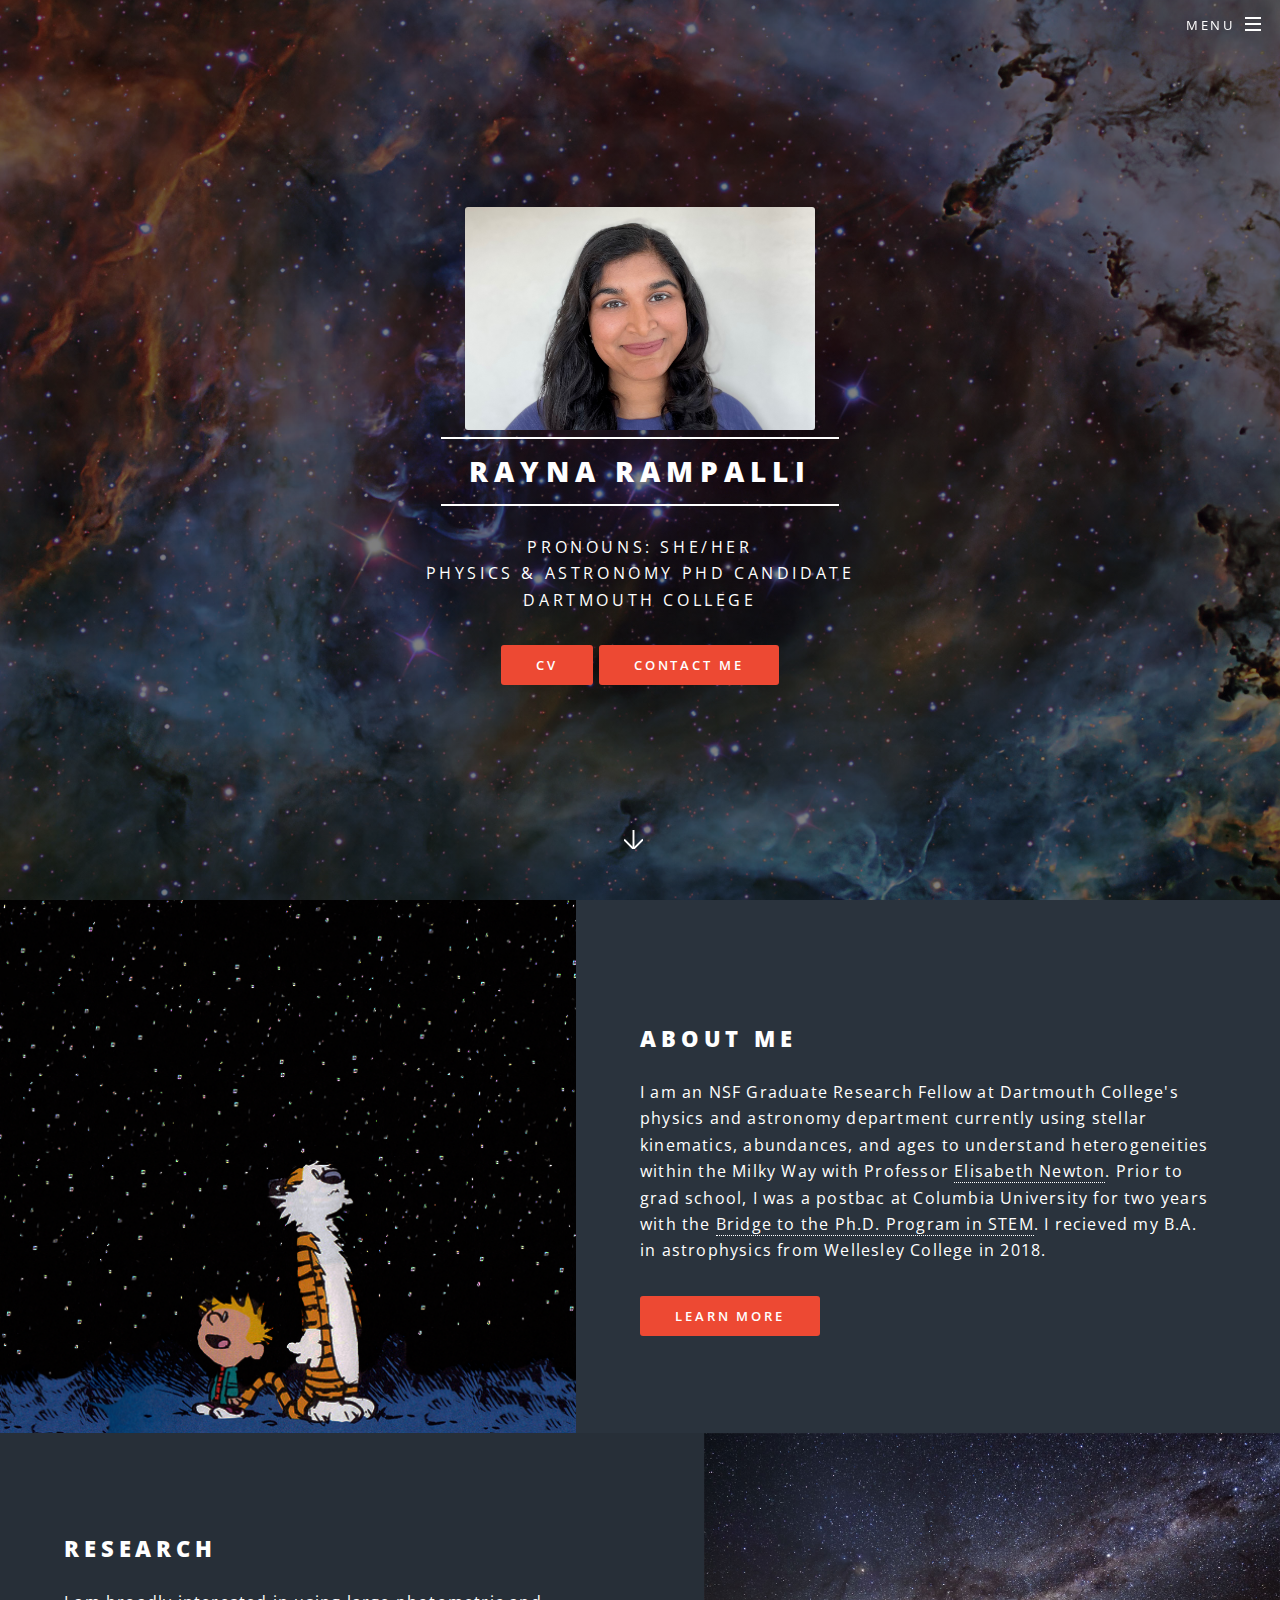
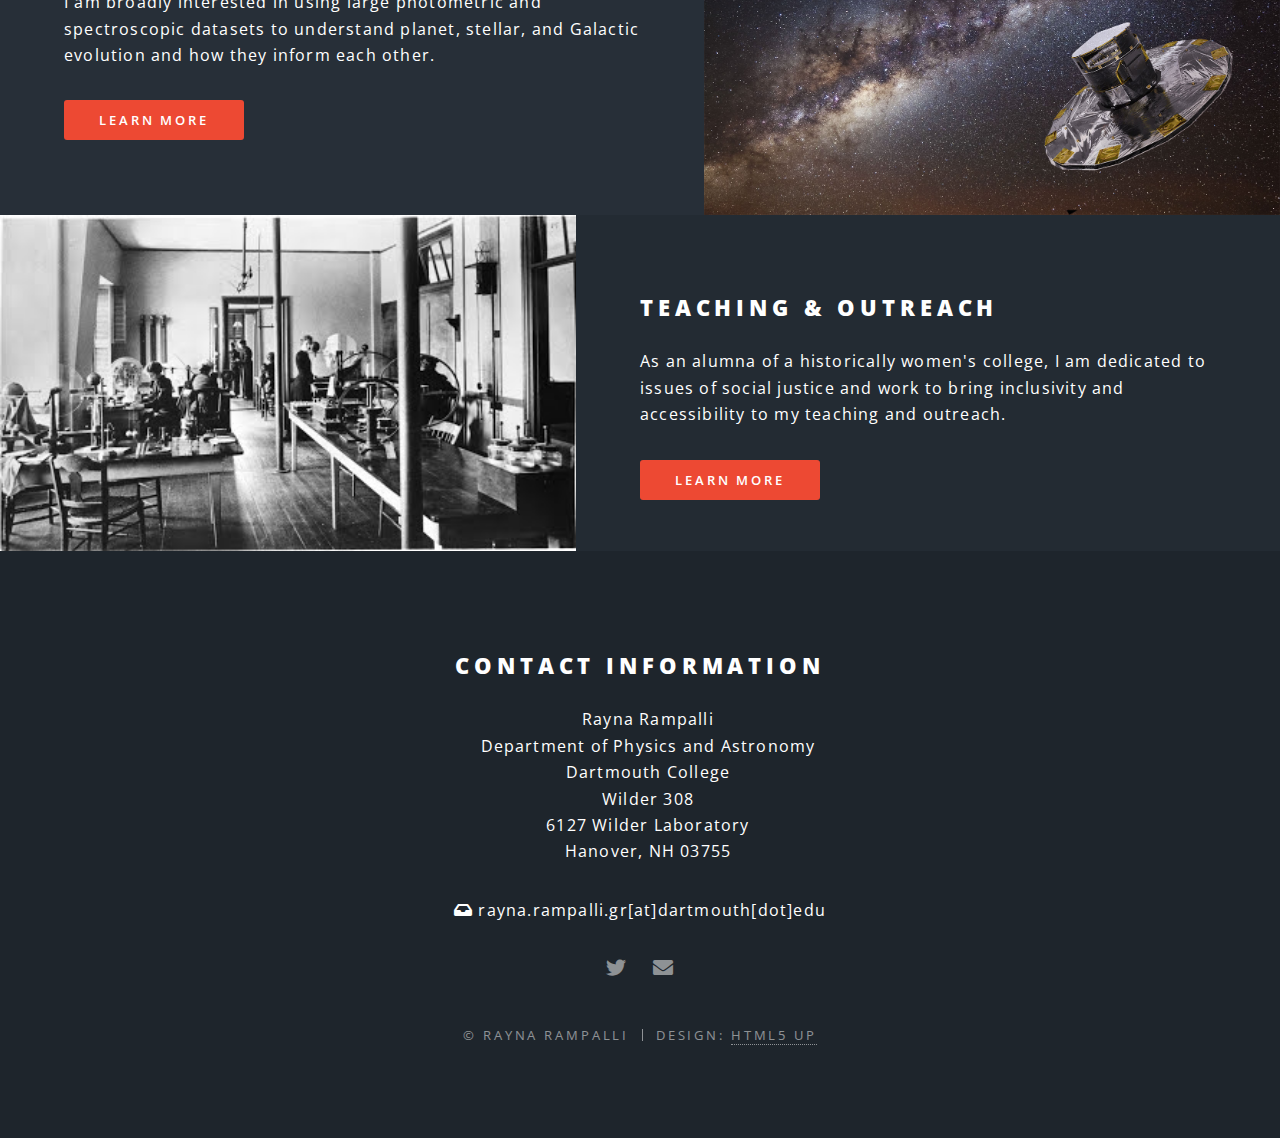
<file: index.html>
<!DOCTYPE HTML>
<!--
	Spectral by HTML5 UP
	html5up.net | @ajlkn
	Free for personal and commercial use under the CCA 3.0 license (html5up.net/license)
-->
<html>
	<head>
		<title>Rayna Rampalli</title>
		<meta charset="utf-8" />
		<meta name="viewport" content="width=device-width, initial-scale=1, user-scalable=no" />
		<link rel="stylesheet" href="assets/css/main.css" />
		<noscript><link rel="stylesheet" href="assets/css/noscript.css" /></noscript>
	</head>
	<body class="landing is-preload">

		<!-- Page Wrapper -->
			<div id="page-wrapper">

				<!-- Header -->
					<header id="header" class="alt">
						<h1><a href="index.html">Rayna Rampalli</a></h1>
						<nav id="nav">
							<ul>
								<li class="special">
									<a href="#menu" class="menuToggle"><span>Menu</span></a>
									<div id="menu">
										<ul>
											<li><a href="index.html">Home</a></li>
											<li><a href="aboutme.html">About Me</a></li>
											<li><a href="research.html">Research</a></li>
											<li><a href="outreach.html">Outreach</a></li>

										</ul>
									</div>
								</li>
							</ul>
						</nav>
					</header>

				<!-- Banner -->
					<section id="banner">
				
					
						<div class="inner">
							       <div class="image"><img src="images/IMG_9432.png" width=350px/></div><div class="content"</div>
							
							<h2>Rayna Rampalli</h2>
							<p> Pronouns: She/Her <br/>
							Physics & Astronomy PhD Candidate <br/>
								Dartmouth College </p>
	
						      <!-- Button to view CV -->
						<a href="images/RampalliCV_Nov24.pdf" class="button primary small" target="_blank">CV</a>
						<!-- Button to scroll to Contact Information -->
						<a href="#footer" class="button primary small">Contact Me</a>
						<a href="#one" class="more scrolly" style="margin-center: 40px;"> </a>
							
						</div>

					</section>


				<!-- Two -->
					<section id="two" class="wrapper alt style2">
						<section class="spotlight">
							<div class="image"><img src="images/chobbes.png" alt="" /></div><div class="content">
								<h2>About Me<br />
								</h2>
								<p> I am an NSF Graduate Research Fellow at Dartmouth College's physics and astronomy department currently using stellar kinematics, abundances, and ages to understand heterogeneities within the Milky Way with Professor <a href="https://newton.host.dartmouth.edu/" > Elisabeth Newton</a>. Prior to grad school, I was
							a postbac at Columbia University for two years with the <a href="https://bridgetophd.facultydiversity.columbia.edu/" > Bridge to the Ph.D. Program in STEM</a>. I recieved my B.A. in astrophysics from Wellesley College in 2018.</p>
							<a href="aboutme.html" class="button primary small">Learn More</a>
							</div>
						</section>
						<section class="spotlight">
							<div class="image"><img src="images/gaia.jpg" alt="" /></div><div class="content">
								<h2>Research<br />
								</h2>
								<p>I am broadly interested in using large photometric and spectroscopic datasets to understand planet, stellar, and Galactic evolution and how they inform each other.</p>
								<a href="research.html" class="button primary small">Learn More</a>
							

						</section>
						<section class="spotlight">
							<div class="image"><img src="images/wwomen.jpg" alt="" /></div><div class="content">
								<h2>Teaching & Outreach<br />
								</h2>
								<p>As an alumna of a historically women's college, I am dedicated to issues of social justice and work to bring inclusivity and accessibility to my teaching and outreach.</p>
								<a href="outreach.html" class="button primary small">Learn More</a>
							</div>
						</section>
					</section>


				<!-- Footer -->
					<footer id="footer">
							<div  align="center" class="inner">
						
							<h2 class="major">Contact Information</h2>
							
							<ul class="contact">
							Rayna Rampalli<br />
							Department of Physics and Astronomy<br />
							Dartmouth College <br/>
							Wilder 308 <br/>
							6127 Wilder Laboratory<br/>
							Hanover, NH 03755
							
							</ul>
						</div>
						<i class="fa fa-inbox"></i> rayna.rampalli.gr[at]dartmouth[dot]edu
						<p>
						<div>
						<ul class="icons">
							<li><a href="https://twitter.com/chanceofrayna" class="icon brands fa-twitter"><span class="label">Twitter</span></a></li>

							<li><a href="mailto:rayna.rampalli.gr@dartmouth.edu" class="icon solid fa-envelope"><span class="label">Email</span></a></li>
						</ul>
						<ul class="copyright">
							<li>&copy; Rayna Rampalli</li><li>Design: <a href="http://html5up.net">HTML5 UP</a></li>
						</ul>
					</footer>

			</div>

		<!-- Scripts -->
			<script src="assets/js/jquery.min.js"></script>
			<script src="assets/js/jquery.scrollex.min.js"></script>
			<script src="assets/js/jquery.scrolly.min.js"></script>
			<script src="assets/js/browser.min.js"></script>
			<script src="assets/js/breakpoints.min.js"></script>
			<script src="assets/js/util.js"></script>
			<script src="assets/js/main.js"></script>

	</body>
</html>
</file>
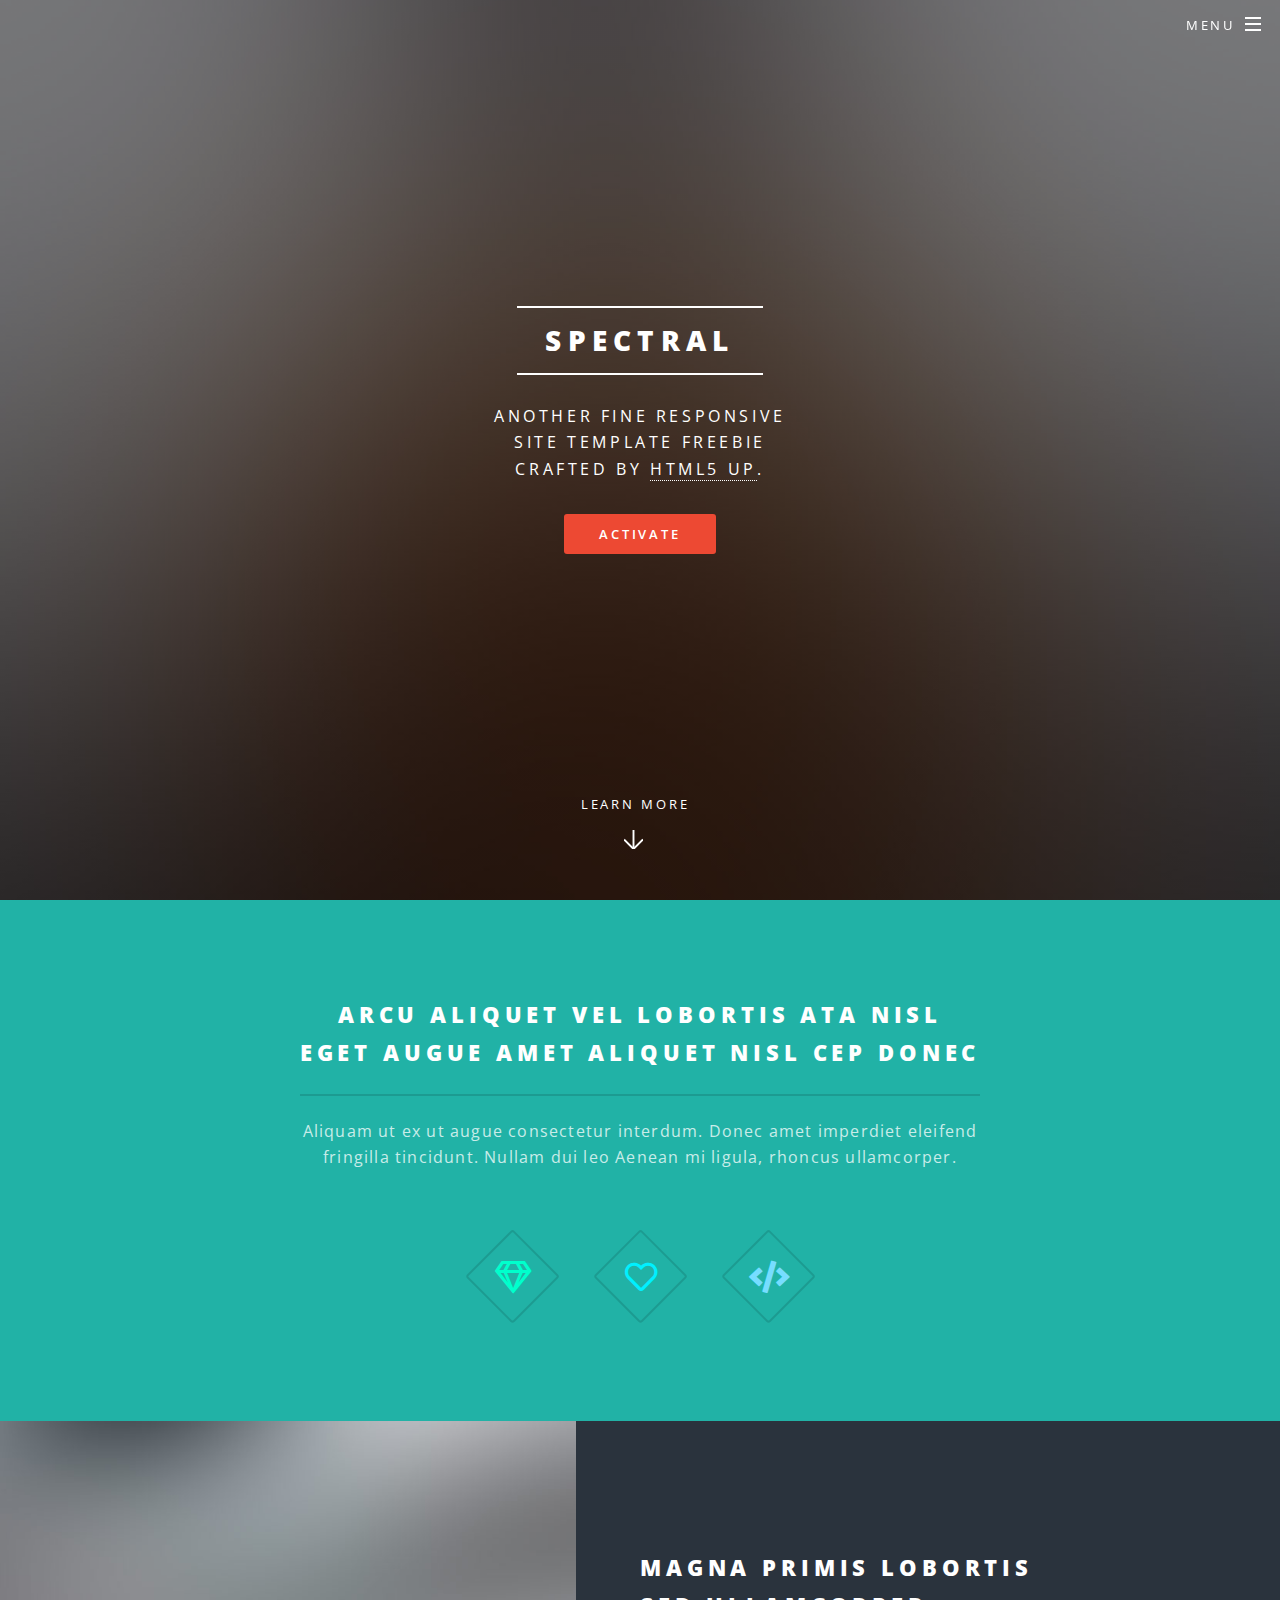
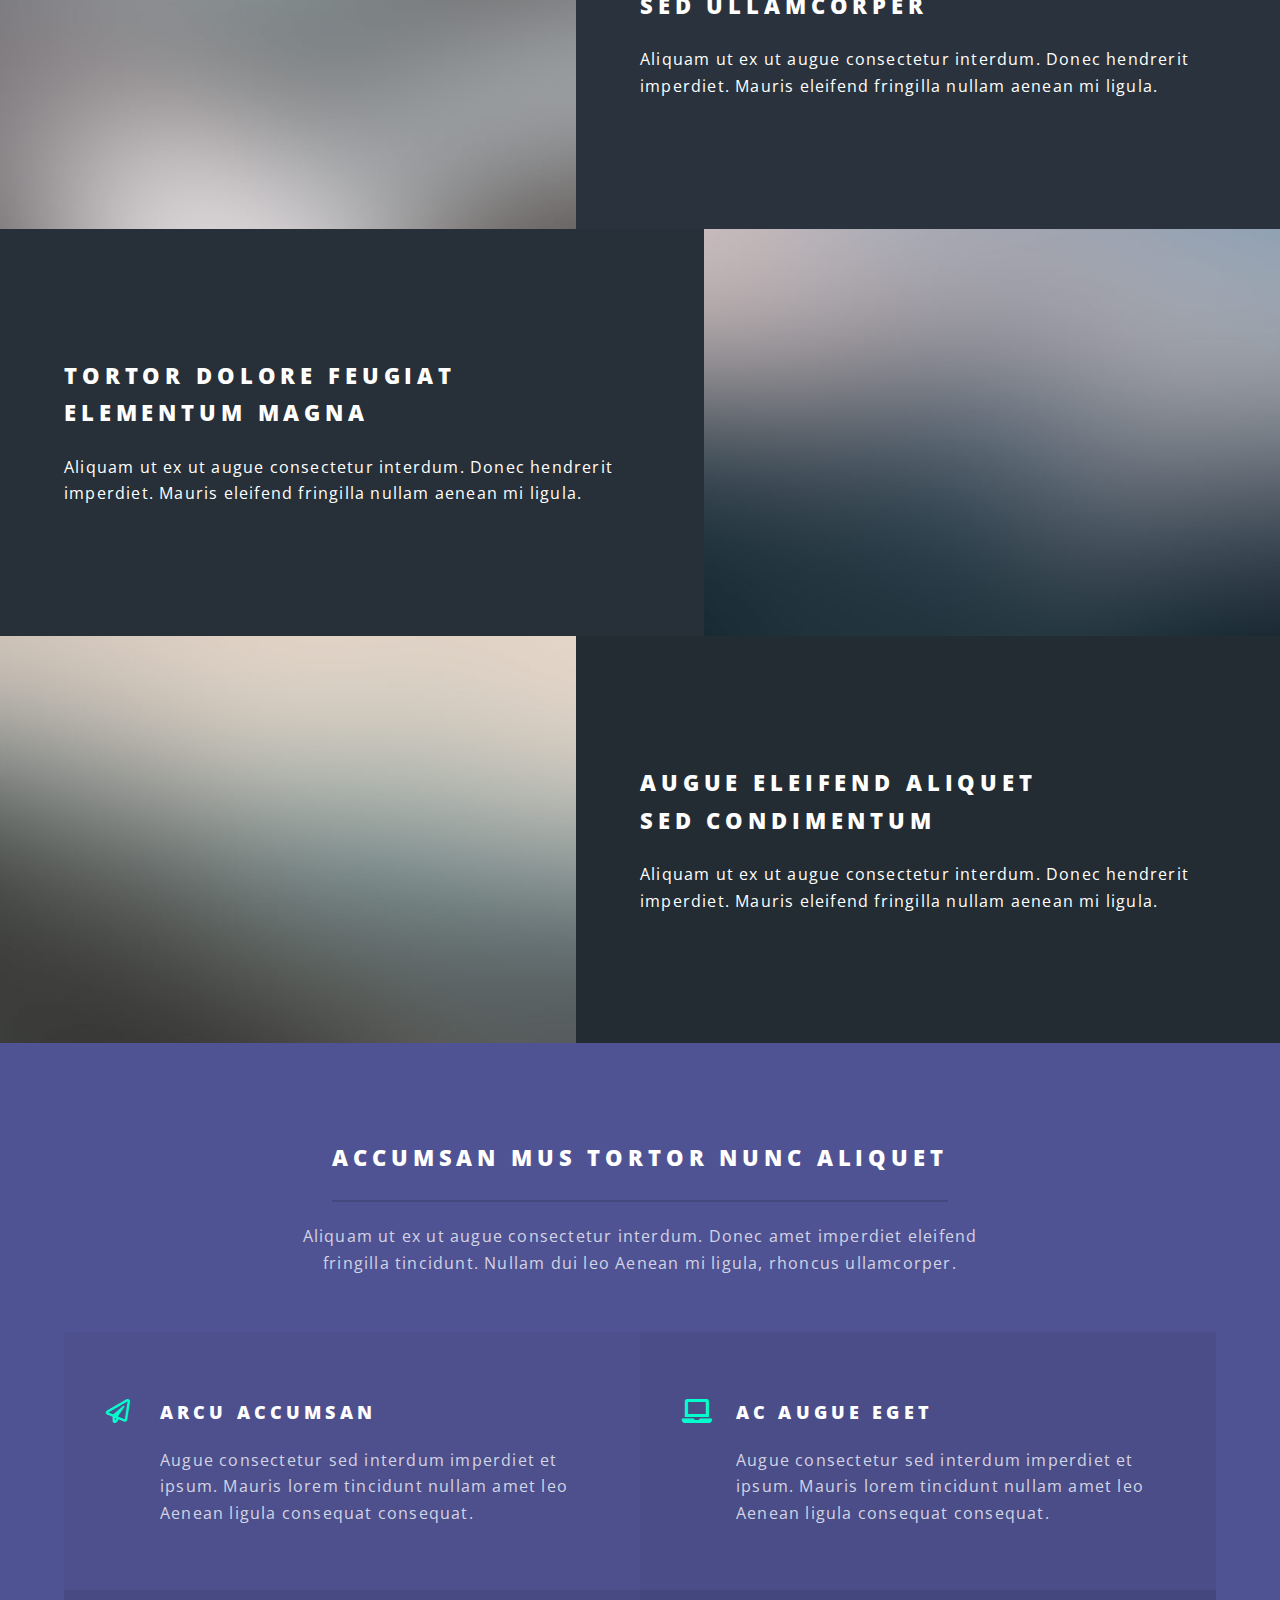
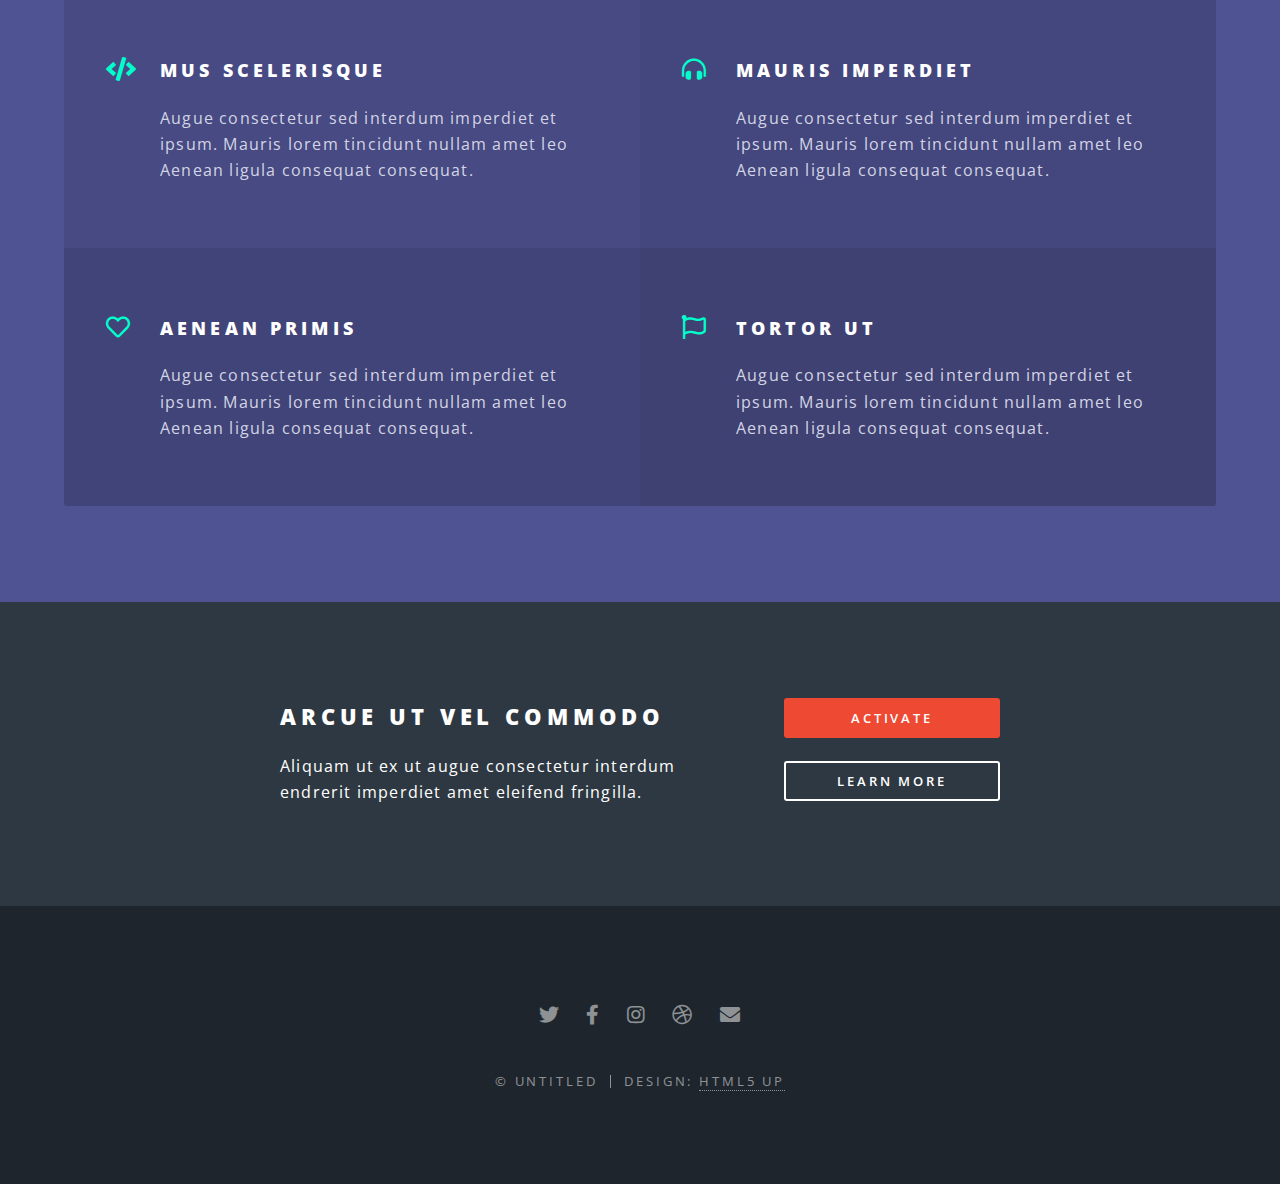
<file: html5up-spectral/index.html>
<!DOCTYPE HTML>
<!--
	Spectral by HTML5 UP
	html5up.net | @ajlkn
	Free for personal and commercial use under the CCA 3.0 license (html5up.net/license)
-->
<html>
	<head>
		<title>Spectral by HTML5 UP</title>
		<meta charset="utf-8" />
		<meta name="viewport" content="width=device-width, initial-scale=1, user-scalable=no" />
		<link rel="stylesheet" href="assets/css/main.css" />
		<noscript><link rel="stylesheet" href="assets/css/noscript.css" /></noscript>
	</head>
	<body class="landing is-preload">

		<!-- Page Wrapper -->
			<div id="page-wrapper">

				<!-- Header -->
					<header id="header" class="alt">
						<h1><a href="index.html">Spectral</a></h1>
						<nav id="nav">
							<ul>
								<li class="special">
									<a href="#menu" class="menuToggle"><span>Menu</span></a>
									<div id="menu">
										<ul>
											<li><a href="index.html">Home</a></li>
											<li><a href="generic.html">Generic</a></li>
											<li><a href="elements.html">Elements</a></li>
											<li><a href="#">Sign Up</a></li>
											<li><a href="#">Log In</a></li>
										</ul>
									</div>
								</li>
							</ul>
						</nav>
					</header>

				<!-- Banner -->
					<section id="banner">
						<div class="inner">
							<h2>Spectral</h2>
							<p>Another fine responsive<br />
							site template freebie<br />
							crafted by <a href="http://html5up.net">HTML5 UP</a>.</p>
							<ul class="actions special">
								<li><a href="#" class="button primary">Activate</a></li>
							</ul>
						</div>
						<a href="#one" class="more scrolly">Learn More</a>
					</section>

				<!-- One -->
					<section id="one" class="wrapper style1 special">
						<div class="inner">
							<header class="major">
								<h2>Arcu aliquet vel lobortis ata nisl<br />
								eget augue amet aliquet nisl cep donec</h2>
								<p>Aliquam ut ex ut augue consectetur interdum. Donec amet imperdiet eleifend<br />
								fringilla tincidunt. Nullam dui leo Aenean mi ligula, rhoncus ullamcorper.</p>
							</header>
							<ul class="icons major">
								<li><span class="icon fa-gem major style1"><span class="label">Lorem</span></span></li>
								<li><span class="icon fa-heart major style2"><span class="label">Ipsum</span></span></li>
								<li><span class="icon solid fa-code major style3"><span class="label">Dolor</span></span></li>
							</ul>
						</div>
					</section>

				<!-- Two -->
					<section id="two" class="wrapper alt style2">
						<section class="spotlight">
							<div class="image"><img src="images/pic01.jpg" alt="" /></div><div class="content">
								<h2>Magna primis lobortis<br />
								sed ullamcorper</h2>
								<p>Aliquam ut ex ut augue consectetur interdum. Donec hendrerit imperdiet. Mauris eleifend fringilla nullam aenean mi ligula.</p>
							</div>
						</section>
						<section class="spotlight">
							<div class="image"><img src="images/pic02.jpg" alt="" /></div><div class="content">
								<h2>Tortor dolore feugiat<br />
								elementum magna</h2>
								<p>Aliquam ut ex ut augue consectetur interdum. Donec hendrerit imperdiet. Mauris eleifend fringilla nullam aenean mi ligula.</p>
							</div>
						</section>
						<section class="spotlight">
							<div class="image"><img src="images/pic03.jpg" alt="" /></div><div class="content">
								<h2>Augue eleifend aliquet<br />
								sed condimentum</h2>
								<p>Aliquam ut ex ut augue consectetur interdum. Donec hendrerit imperdiet. Mauris eleifend fringilla nullam aenean mi ligula.</p>
							</div>
						</section>
					</section>

				<!-- Three -->
					<section id="three" class="wrapper style3 special">
						<div class="inner">
							<header class="major">
								<h2>Accumsan mus tortor nunc aliquet</h2>
								<p>Aliquam ut ex ut augue consectetur interdum. Donec amet imperdiet eleifend<br />
								fringilla tincidunt. Nullam dui leo Aenean mi ligula, rhoncus ullamcorper.</p>
							</header>
							<ul class="features">
								<li class="icon fa-paper-plane">
									<h3>Arcu accumsan</h3>
									<p>Augue consectetur sed interdum imperdiet et ipsum. Mauris lorem tincidunt nullam amet leo Aenean ligula consequat consequat.</p>
								</li>
								<li class="icon solid fa-laptop">
									<h3>Ac Augue Eget</h3>
									<p>Augue consectetur sed interdum imperdiet et ipsum. Mauris lorem tincidunt nullam amet leo Aenean ligula consequat consequat.</p>
								</li>
								<li class="icon solid fa-code">
									<h3>Mus Scelerisque</h3>
									<p>Augue consectetur sed interdum imperdiet et ipsum. Mauris lorem tincidunt nullam amet leo Aenean ligula consequat consequat.</p>
								</li>
								<li class="icon solid fa-headphones-alt">
									<h3>Mauris Imperdiet</h3>
									<p>Augue consectetur sed interdum imperdiet et ipsum. Mauris lorem tincidunt nullam amet leo Aenean ligula consequat consequat.</p>
								</li>
								<li class="icon fa-heart">
									<h3>Aenean Primis</h3>
									<p>Augue consectetur sed interdum imperdiet et ipsum. Mauris lorem tincidunt nullam amet leo Aenean ligula consequat consequat.</p>
								</li>
								<li class="icon fa-flag">
									<h3>Tortor Ut</h3>
									<p>Augue consectetur sed interdum imperdiet et ipsum. Mauris lorem tincidunt nullam amet leo Aenean ligula consequat consequat.</p>
								</li>
							</ul>
						</div>
					</section>

				<!-- CTA -->
					<section id="cta" class="wrapper style4">
						<div class="inner">
							<header>
								<h2>Arcue ut vel commodo</h2>
								<p>Aliquam ut ex ut augue consectetur interdum endrerit imperdiet amet eleifend fringilla.</p>
							</header>
							<ul class="actions stacked">
								<li><a href="#" class="button fit primary">Activate</a></li>
								<li><a href="#" class="button fit">Learn More</a></li>
							</ul>
						</div>
					</section>

				<!-- Footer -->
					<footer id="footer">
						<ul class="icons">
							<li><a href="#" class="icon brands fa-twitter"><span class="label">Twitter</span></a></li>
							<li><a href="#" class="icon brands fa-facebook-f"><span class="label">Facebook</span></a></li>
							<li><a href="#" class="icon brands fa-instagram"><span class="label">Instagram</span></a></li>
							<li><a href="#" class="icon brands fa-dribbble"><span class="label">Dribbble</span></a></li>
							<li><a href="#" class="icon solid fa-envelope"><span class="label">Email</span></a></li>
						</ul>
						<ul class="copyright">
							<li>&copy; Untitled</li><li>Design: <a href="http://html5up.net">HTML5 UP</a></li>
						</ul>
					</footer>

			</div>

		<!-- Scripts -->
			<script src="assets/js/jquery.min.js"></script>
			<script src="assets/js/jquery.scrollex.min.js"></script>
			<script src="assets/js/jquery.scrolly.min.js"></script>
			<script src="assets/js/browser.min.js"></script>
			<script src="assets/js/breakpoints.min.js"></script>
			<script src="assets/js/util.js"></script>
			<script src="assets/js/main.js"></script>

	</body>
</html>
</file>
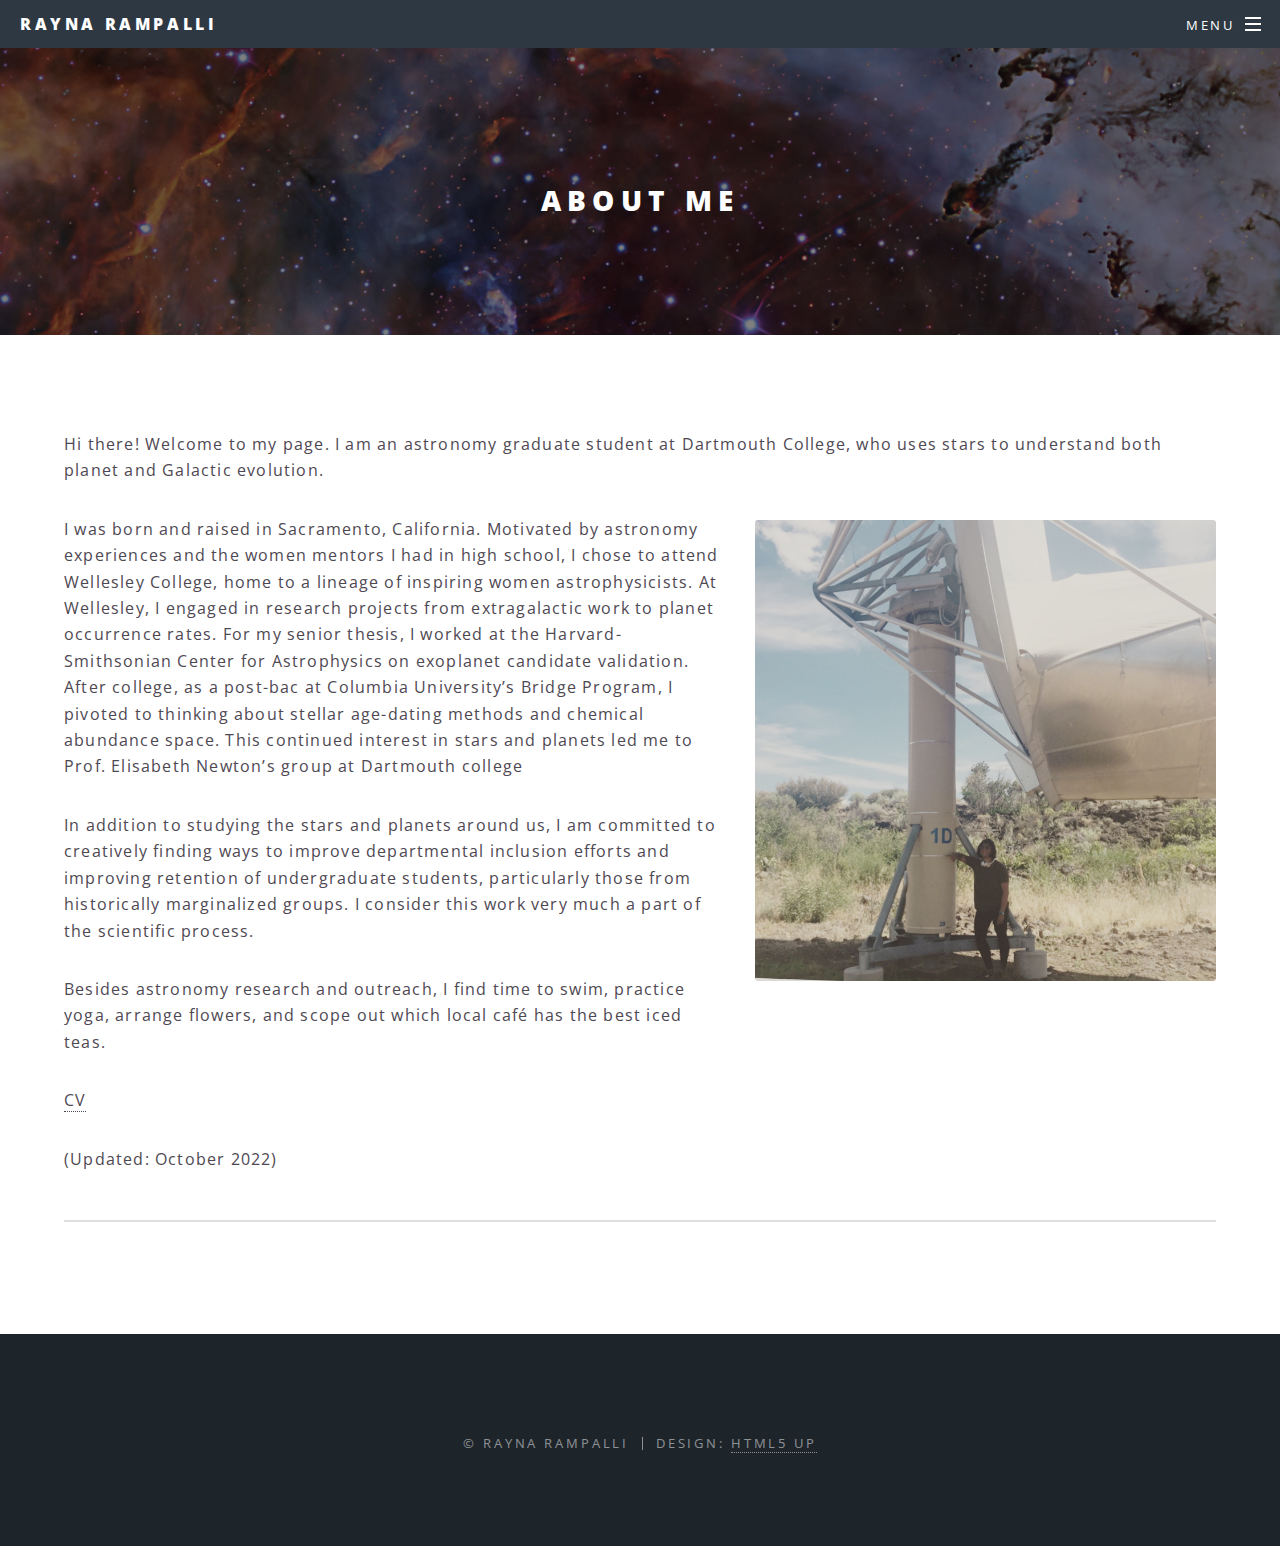
<file: aboutme.html>
<!DOCTYPE HTML>
<!--
	Spectral by HTML5 UP
	html5up.net | @ajlkn
	Free for personal and commercial use under the CCA 3.0 license (html5up.net/license)
-->
<html>
	<head>
		<title>About Me</title>
		<meta charset="utf-8" />
		<meta name="viewport" content="width=device-width, initial-scale=1, user-scalable=no" />
		<link rel="stylesheet" href="assets/css/main.css" />
		<noscript><link rel="stylesheet" href="assets/css/noscript.css" /></noscript>
	</head>
	<body class="is-preload">

		<!-- Page Wrapper -->
			<div id="page-wrapper">

				<!-- Header -->
					<header id="header">
						<h1><a href="index.html">Rayna Rampalli</a></h1>
						<nav id="nav">
							<ul>
								<li class="special">
									<a href="#menu" class="menuToggle"><span>Menu</span></a>
									<div id="menu">
										<ul>
											<li><a href="index.html">Home</a></li>
											<li><a href="aboutme.html">About Me</a></li>
											<li><a href="research.html">Research</a></li>
											<li><a href="outreach.html">Outreach</a></li>
											
											
										</ul>
									</div>
								</li>
							</ul>
						</nav>
					</header>

				<!-- Main -->
					<article id="main">
						<header>
							<h2>About Me</h2>
							
						</header>
						<section class="wrapper style5">
							<div class="inner">

								
								<p> Hi there! Welcome to my page. I am an astronomy graduate student at Dartmouth College, who uses stars to understand
									both planet and Galactic evolution. </p> 
								
								<p> I was born and raised in Sacramento, California. <span class="image right"><img src="images/telescope.JPG" alt="" /></span> Motivated by astronomy experiences and the women mentors I had in high school, 
									I chose to attend Wellesley College, home to a lineage of inspiring women astrophysicists. 
									At Wellesley, I engaged in research projects from extragalactic work to planet occurrence rates. 
									For my senior thesis, I worked at the Harvard-Smithsonian Center for Astrophysics on exoplanet candidate validation. 
									After college, as a post-bac at Columbia University’s Bridge Program, I pivoted to thinking about stellar age-dating methods and chemical abundance space. 
									This continued interest in stars and planets led me to Prof. Elisabeth Newton’s group at Dartmouth college</p>
									<p> In addition to studying the stars and planets around us, I am committed to creatively finding ways to 
									improve departmental inclusion efforts and improving retention of undergraduate students, particularly those from historically marginalized groups. I consider this work
									very much a part of the scientific process. </p>
									<p> Besides astronomy research and outreach, I find time to swim, practice yoga, arrange flowers, and scope out which local café has the best iced teas.  </p>
									
									<ul class="icons">
							<html>
							
							 <p><a href="images/RampalliCV_October2022.pdf">CV</a></p>
							 </html> (Updated: October 2022)
									
									
								<hr />

								
							</div>
						</section>
					</article>

				<!-- Footer -->
					<footer id="footer">

						<ul class="copyright">
							<li>&copy; Rayna Rampalli</li><li>Design: <a href="http://html5up.net">HTML5 UP</a></li>
						</ul>
					</footer>

			</div>

		<!-- Scripts -->
			<script src="assets/js/jquery.min.js"></script>
			<script src="assets/js/jquery.scrollex.min.js"></script>
			<script src="assets/js/jquery.scrolly.min.js"></script>
			<script src="assets/js/browser.min.js"></script>
			<script src="assets/js/breakpoints.min.js"></script>
			<script src="assets/js/util.js"></script>
			<script src="assets/js/main.js"></script>

	</body>
</html>
</file>
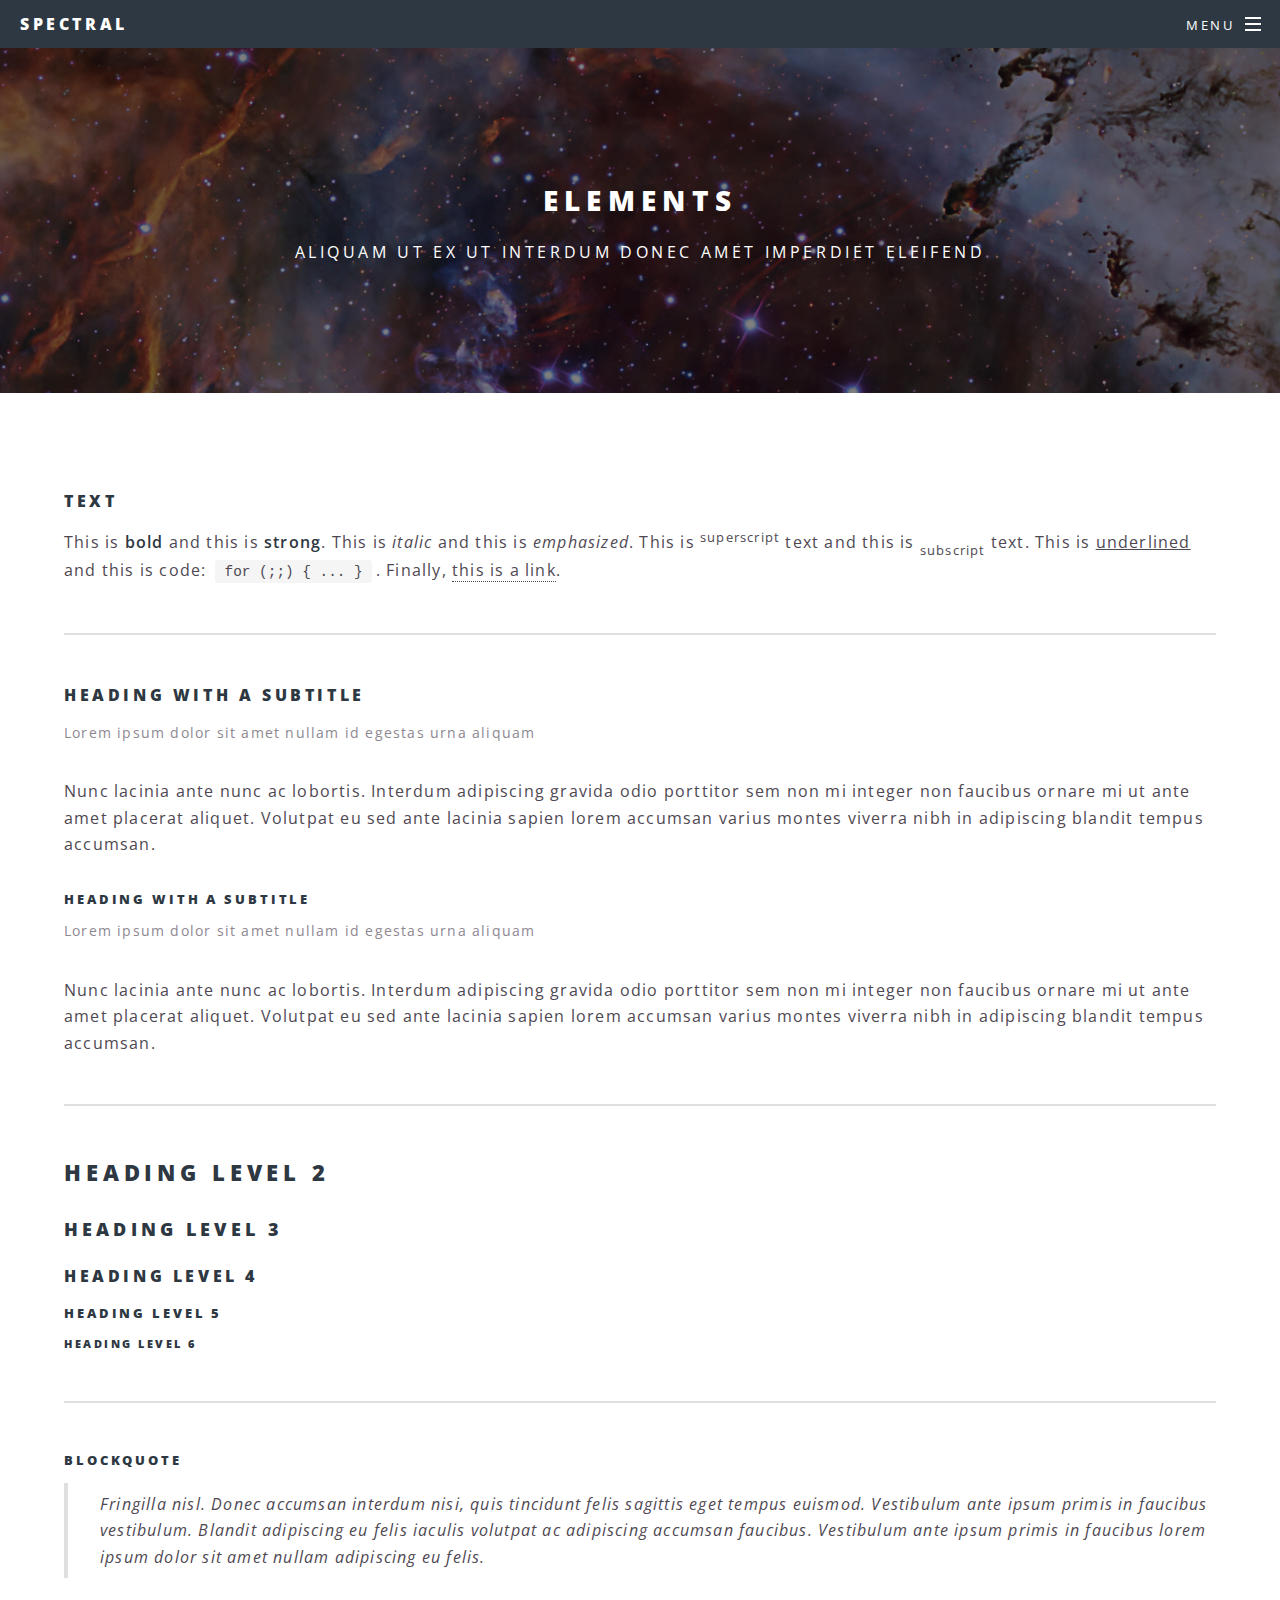
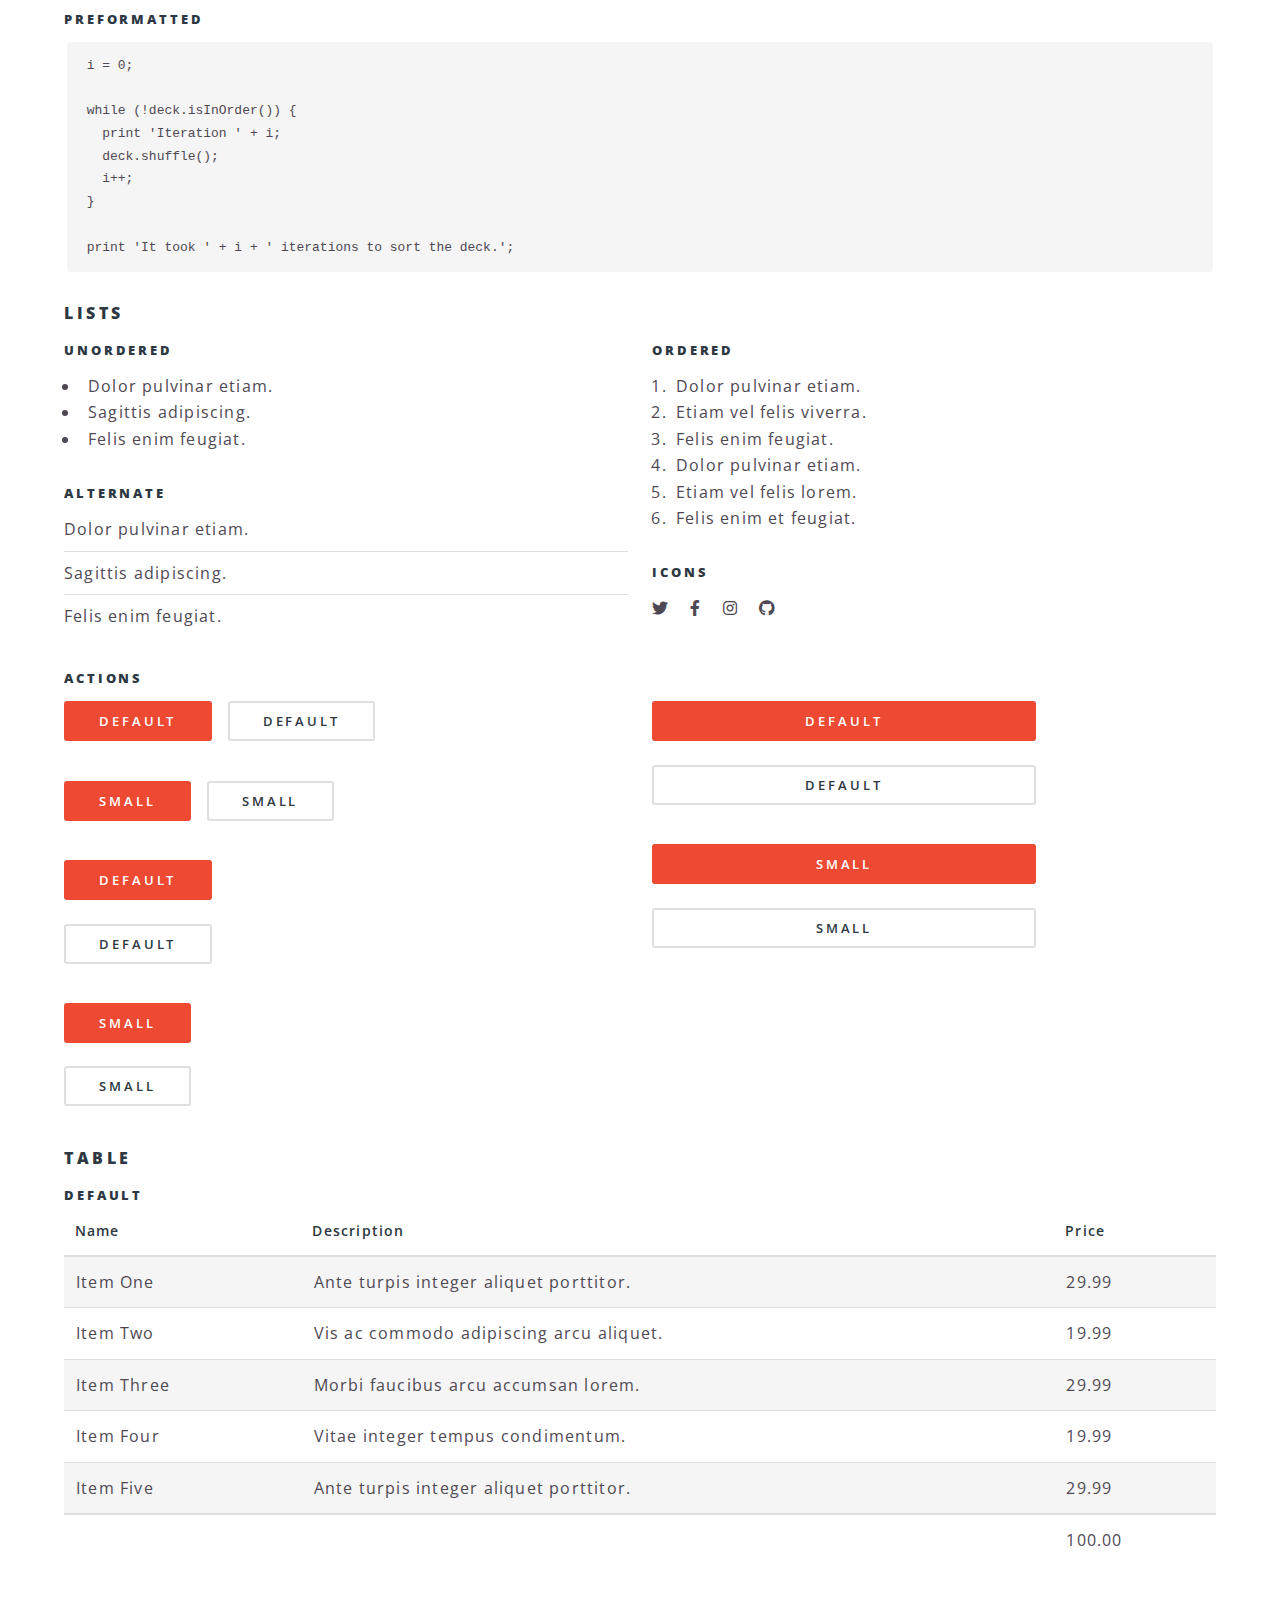
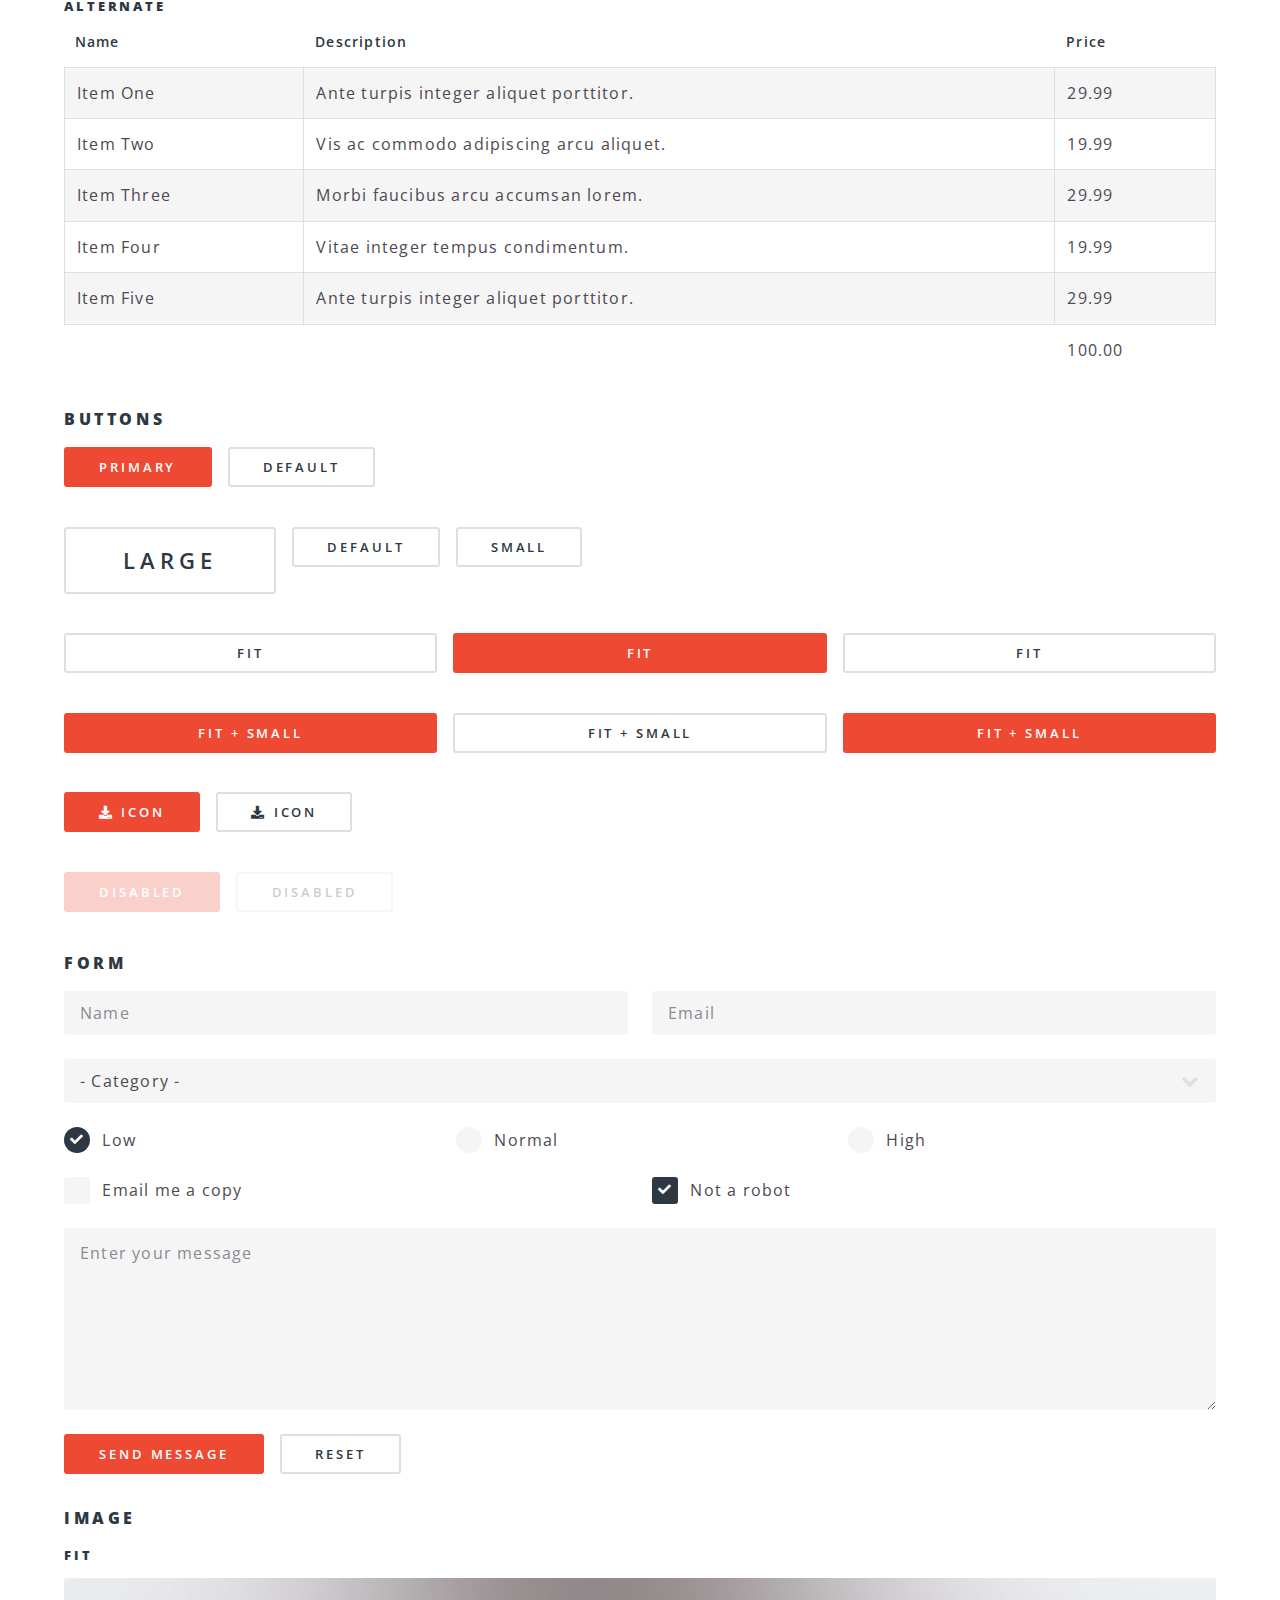
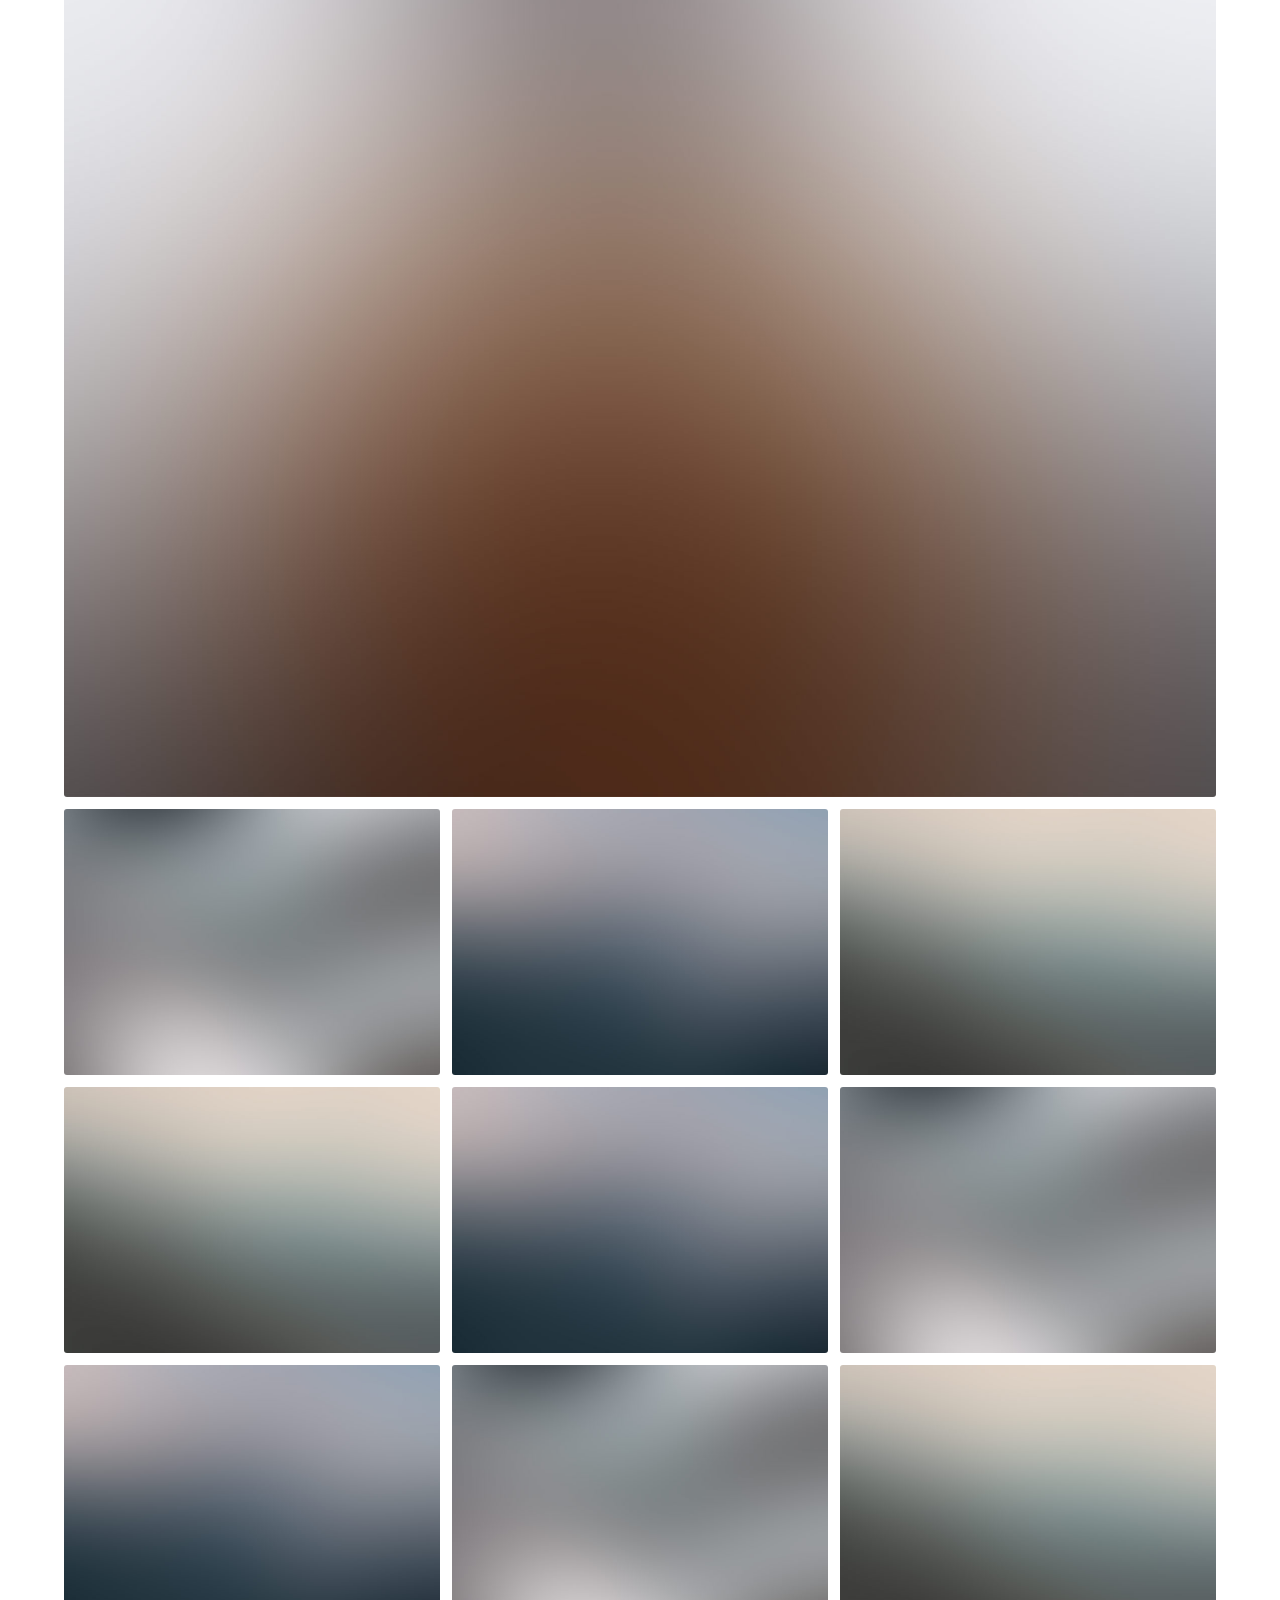
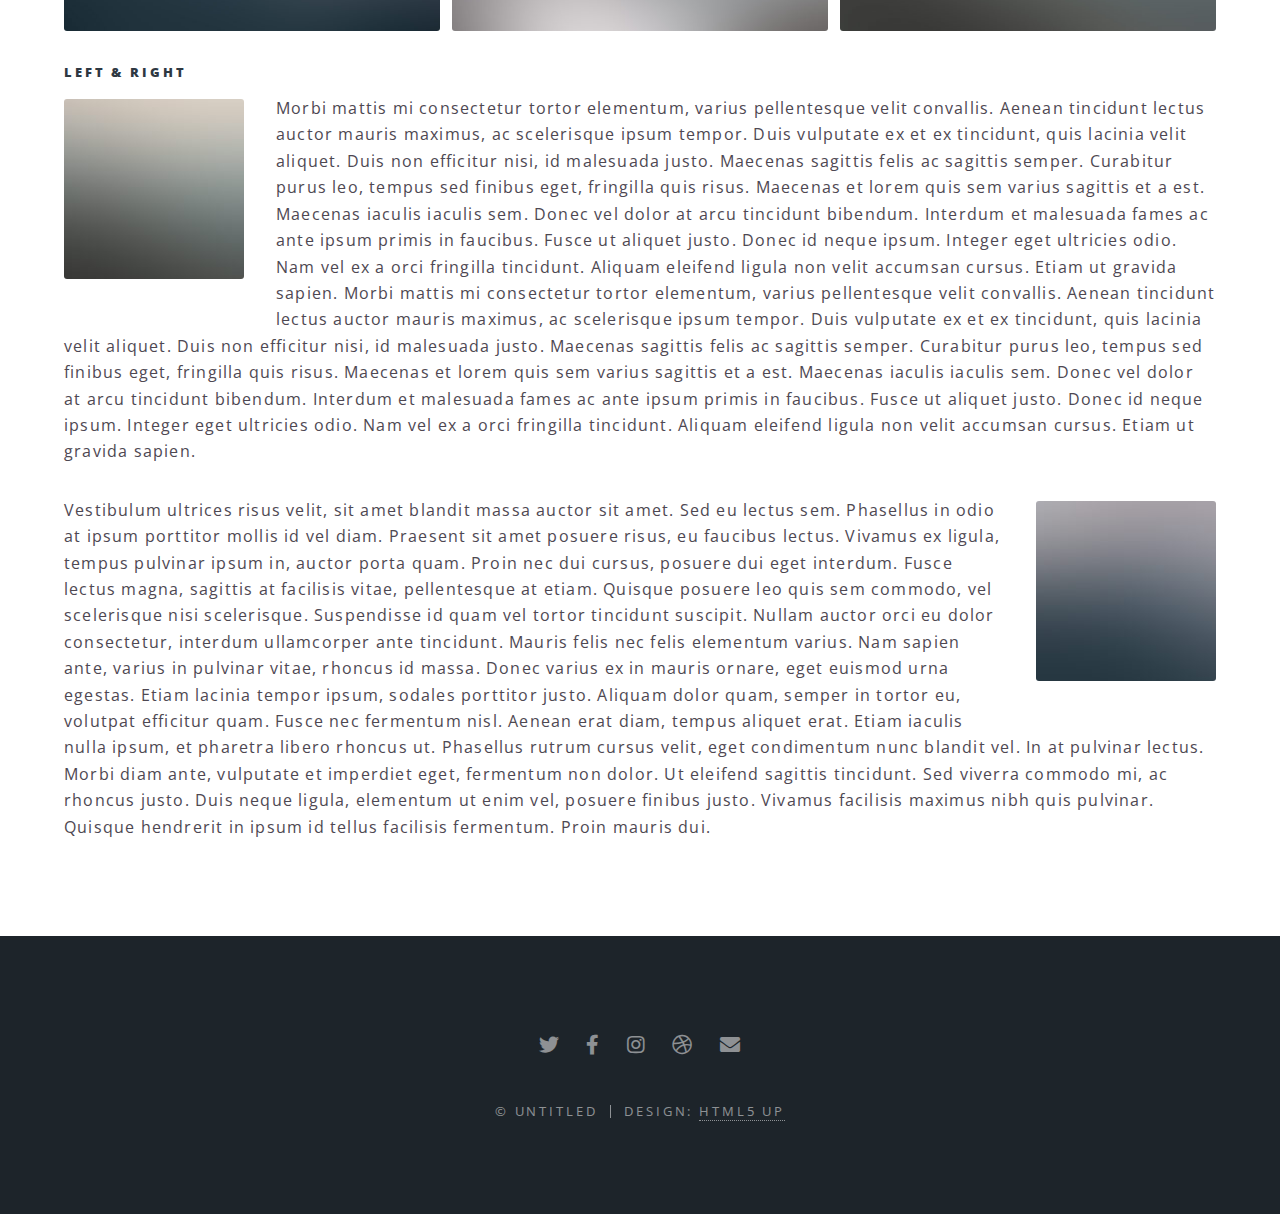
<file: elements.html>
<!DOCTYPE HTML>
<!--
	Spectral by HTML5 UP
	html5up.net | @ajlkn
	Free for personal and commercial use under the CCA 3.0 license (html5up.net/license)
-->
<html>
	<head>
		<title>Elements - Spectral by HTML5 UP</title>
		<meta charset="utf-8" />
		<meta name="viewport" content="width=device-width, initial-scale=1, user-scalable=no" />
		<link rel="stylesheet" href="assets/css/main.css" />
		<noscript><link rel="stylesheet" href="assets/css/noscript.css" /></noscript>
	</head>
	<body class="is-preload">

		<!-- Page Wrapper -->
			<div id="page-wrapper">

				<!-- Header -->
					<header id="header">
						<h1><a href="index.html">Spectral</a></h1>
						<nav id="nav">
							<ul>
								<li class="special">
									<a href="#menu" class="menuToggle"><span>Menu</span></a>
									<div id="menu">
										<ul>
											<li><a href="index.html">Home</a></li>
											<li><a href="generic.html">Generic</a></li>
											<li><a href="elements.html">Elements</a></li>
											<li><a href="#">Sign Up</a></li>
											<li><a href="#">Log In</a></li>
										</ul>
									</div>
								</li>
							</ul>
						</nav>
					</header>

				<!-- Main -->
					<article id="main">
						<header>
							<h2>Elements</h2>
							<p>Aliquam ut ex ut interdum donec amet imperdiet eleifend</p>
						</header>
						<section class="wrapper style5">
							<div class="inner">

								<section>
									<h4>Text</h4>
									<p>This is <b>bold</b> and this is <strong>strong</strong>. This is <i>italic</i> and this is <em>emphasized</em>.
									This is <sup>superscript</sup> text and this is <sub>subscript</sub> text.
									This is <u>underlined</u> and this is code: <code>for (;;) { ... }</code>. Finally, <a href="#">this is a link</a>.</p>
									<hr />
									<header>
										<h4>Heading with a Subtitle</h4>
										<p>Lorem ipsum dolor sit amet nullam id egestas urna aliquam</p>
									</header>
									<p>Nunc lacinia ante nunc ac lobortis. Interdum adipiscing gravida odio porttitor sem non mi integer non faucibus ornare mi ut ante amet placerat aliquet. Volutpat eu sed ante lacinia sapien lorem accumsan varius montes viverra nibh in adipiscing blandit tempus accumsan.</p>
									<header>
										<h5>Heading with a Subtitle</h5>
										<p>Lorem ipsum dolor sit amet nullam id egestas urna aliquam</p>
									</header>
									<p>Nunc lacinia ante nunc ac lobortis. Interdum adipiscing gravida odio porttitor sem non mi integer non faucibus ornare mi ut ante amet placerat aliquet. Volutpat eu sed ante lacinia sapien lorem accumsan varius montes viverra nibh in adipiscing blandit tempus accumsan.</p>
									<hr />
									<h2>Heading Level 2</h2>
									<h3>Heading Level 3</h3>
									<h4>Heading Level 4</h4>
									<h5>Heading Level 5</h5>
									<h6>Heading Level 6</h6>
									<hr />
									<h5>Blockquote</h5>
									<blockquote>Fringilla nisl. Donec accumsan interdum nisi, quis tincidunt felis sagittis eget tempus euismod. Vestibulum ante ipsum primis in faucibus vestibulum. Blandit adipiscing eu felis iaculis volutpat ac adipiscing accumsan faucibus. Vestibulum ante ipsum primis in faucibus lorem ipsum dolor sit amet nullam adipiscing eu felis.</blockquote>
									<h5>Preformatted</h5>
									<pre><code>i = 0;

while (!deck.isInOrder()) {
  print 'Iteration ' + i;
  deck.shuffle();
  i++;
}

print 'It took ' + i + ' iterations to sort the deck.';</code></pre>
								</section>

								<section>
									<h4>Lists</h4>
									<div class="row">
										<div class="col-6 col-12-medium">
											<h5>Unordered</h5>
											<ul>
												<li>Dolor pulvinar etiam.</li>
												<li>Sagittis adipiscing.</li>
												<li>Felis enim feugiat.</li>
											</ul>
											<h5>Alternate</h5>
											<ul class="alt">
												<li>Dolor pulvinar etiam.</li>
												<li>Sagittis adipiscing.</li>
												<li>Felis enim feugiat.</li>
											</ul>
										</div>
										<div class="col-6 col-12-medium">
											<h5>Ordered</h5>
											<ol>
												<li>Dolor pulvinar etiam.</li>
												<li>Etiam vel felis viverra.</li>
												<li>Felis enim feugiat.</li>
												<li>Dolor pulvinar etiam.</li>
												<li>Etiam vel felis lorem.</li>
												<li>Felis enim et feugiat.</li>
											</ol>
											<h5>Icons</h5>
											<ul class="icons">
												<li><a href="#" class="icon brands fa-twitter"><span class="label">Twitter</span></a></li>
												<li><a href="#" class="icon brands fa-facebook-f"><span class="label">Facebook</span></a></li>
												<li><a href="#" class="icon brands fa-instagram"><span class="label">Instagram</span></a></li>
												<li><a href="#" class="icon brands fa-github"><span class="label">Github</span></a></li>
											</ul>
										</div>
									</div>
									<h5>Actions</h5>
									<div class="row">
										<div class="col-6 col-12-medium">
											<ul class="actions">
												<li><a href="#" class="button primary">Default</a></li>
												<li><a href="#" class="button">Default</a></li>
											</ul>
											<ul class="actions small">
												<li><a href="#" class="button primary small">Small</a></li>
												<li><a href="#" class="button small">Small</a></li>
											</ul>
											<ul class="actions stacked">
												<li><a href="#" class="button primary">Default</a></li>
												<li><a href="#" class="button">Default</a></li>
											</ul>
											<ul class="actions stacked">
												<li><a href="#" class="button primary small">Small</a></li>
												<li><a href="#" class="button small">Small</a></li>
											</ul>
										</div>
										<div class="col-6 col-12-medium">
											<ul class="actions stacked">
												<li><a href="#" class="button primary fit">Default</a></li>
												<li><a href="#" class="button fit">Default</a></li>
											</ul>
											<ul class="actions stacked">
												<li><a href="#" class="button primary small fit">Small</a></li>
												<li><a href="#" class="button small fit">Small</a></li>
											</ul>
										</div>
									</div>
								</section>

								<section>
									<h4>Table</h4>
									<h5>Default</h5>
									<div class="table-wrapper">
										<table>
											<thead>
												<tr>
													<th>Name</th>
													<th>Description</th>
													<th>Price</th>
												</tr>
											</thead>
											<tbody>
												<tr>
													<td>Item One</td>
													<td>Ante turpis integer aliquet porttitor.</td>
													<td>29.99</td>
												</tr>
												<tr>
													<td>Item Two</td>
													<td>Vis ac commodo adipiscing arcu aliquet.</td>
													<td>19.99</td>
												</tr>
												<tr>
													<td>Item Three</td>
													<td> Morbi faucibus arcu accumsan lorem.</td>
													<td>29.99</td>
												</tr>
												<tr>
													<td>Item Four</td>
													<td>Vitae integer tempus condimentum.</td>
													<td>19.99</td>
												</tr>
												<tr>
													<td>Item Five</td>
													<td>Ante turpis integer aliquet porttitor.</td>
													<td>29.99</td>
												</tr>
											</tbody>
											<tfoot>
												<tr>
													<td colspan="2"></td>
													<td>100.00</td>
												</tr>
											</tfoot>
										</table>
									</div>

									<h5>Alternate</h5>
									<div class="table-wrapper">
										<table class="alt">
											<thead>
												<tr>
													<th>Name</th>
													<th>Description</th>
													<th>Price</th>
												</tr>
											</thead>
											<tbody>
												<tr>
													<td>Item One</td>
													<td>Ante turpis integer aliquet porttitor.</td>
													<td>29.99</td>
												</tr>
												<tr>
													<td>Item Two</td>
													<td>Vis ac commodo adipiscing arcu aliquet.</td>
													<td>19.99</td>
												</tr>
												<tr>
													<td>Item Three</td>
													<td> Morbi faucibus arcu accumsan lorem.</td>
													<td>29.99</td>
												</tr>
												<tr>
													<td>Item Four</td>
													<td>Vitae integer tempus condimentum.</td>
													<td>19.99</td>
												</tr>
												<tr>
													<td>Item Five</td>
													<td>Ante turpis integer aliquet porttitor.</td>
													<td>29.99</td>
												</tr>
											</tbody>
											<tfoot>
												<tr>
													<td colspan="2"></td>
													<td>100.00</td>
												</tr>
											</tfoot>
										</table>
									</div>
								</section>

								<section>
									<h4>Buttons</h4>
									<ul class="actions">
										<li><a href="#" class="button primary">Primary</a></li>
										<li><a href="#" class="button">Default</a></li>
									</ul>
									<ul class="actions">
										<li><a href="#" class="button large">Large</a></li>
										<li><a href="#" class="button">Default</a></li>
										<li><a href="#" class="button small">Small</a></li>
									</ul>
									<ul class="actions fit">
										<li><a href="#" class="button fit">Fit</a></li>
										<li><a href="#" class="button primary fit">Fit</a></li>
										<li><a href="#" class="button fit">Fit</a></li>
									</ul>
									<ul class="actions fit small">
										<li><a href="#" class="button primary fit small">Fit + Small</a></li>
										<li><a href="#" class="button fit small">Fit + Small</a></li>
										<li><a href="#" class="button primary fit small">Fit + Small</a></li>
									</ul>
									<ul class="actions">
										<li><a href="#" class="button primary icon solid fa-download">Icon</a></li>
										<li><a href="#" class="button icon solid fa-download">Icon</a></li>
									</ul>
									<ul class="actions">
										<li><span class="button primary disabled">Disabled</span></li>
										<li><span class="button disabled">Disabled</span></li>
									</ul>
								</section>

								<section>
									<h4>Form</h4>
									<form method="post" action="#">
										<div class="row gtr-uniform">
											<div class="col-6 col-12-xsmall">
												<input type="text" name="demo-name" id="demo-name" value="" placeholder="Name" />
											</div>
											<div class="col-6 col-12-xsmall">
												<input type="email" name="demo-email" id="demo-email" value="" placeholder="Email" />
											</div>
											<div class="col-12">
												<select name="demo-category" id="demo-category">
													<option value="">- Category -</option>
													<option value="1">Manufacturing</option>
													<option value="1">Shipping</option>
													<option value="1">Administration</option>
													<option value="1">Human Resources</option>
												</select>
											</div>
											<div class="col-4 col-12-small">
												<input type="radio" id="demo-priority-low" name="demo-priority" checked>
												<label for="demo-priority-low">Low</label>
											</div>
											<div class="col-4 col-12-small">
												<input type="radio" id="demo-priority-normal" name="demo-priority">
												<label for="demo-priority-normal">Normal</label>
											</div>
											<div class="col-4 col-12-small">
												<input type="radio" id="demo-priority-high" name="demo-priority">
												<label for="demo-priority-high">High</label>
											</div>
											<div class="col-6 col-12-small">
												<input type="checkbox" id="demo-copy" name="demo-copy">
												<label for="demo-copy">Email me a copy</label>
											</div>
											<div class="col-6 col-12-small">
												<input type="checkbox" id="demo-human" name="demo-human" checked>
												<label for="demo-human">Not a robot</label>
											</div>
											<div class="col-12">
												<textarea name="demo-message" id="demo-message" placeholder="Enter your message" rows="6"></textarea>
											</div>
											<div class="col-12">
												<ul class="actions">
													<li><input type="submit" value="Send Message" class="primary" /></li>
													<li><input type="reset" value="Reset" /></li>
												</ul>
											</div>
										</div>
									</form>
								</section>

								<section>
									<h4>Image</h4>
									<h5>Fit</h5>
									<div class="box alt">
										<div class="row gtr-50 gtr-uniform">
											<div class="col-12"><span class="image fit"><img src="images/banner.jpg" alt="" /></span></div>
											<div class="col-4"><span class="image fit"><img src="images/pic01.jpg" alt="" /></span></div>
											<div class="col-4"><span class="image fit"><img src="images/pic02.jpg" alt="" /></span></div>
											<div class="col-4"><span class="image fit"><img src="images/pic03.jpg" alt="" /></span></div>
											<div class="col-4"><span class="image fit"><img src="images/pic03.jpg" alt="" /></span></div>
											<div class="col-4"><span class="image fit"><img src="images/pic02.jpg" alt="" /></span></div>
											<div class="col-4"><span class="image fit"><img src="images/pic01.jpg" alt="" /></span></div>
											<div class="col-4"><span class="image fit"><img src="images/pic02.jpg" alt="" /></span></div>
											<div class="col-4"><span class="image fit"><img src="images/pic01.jpg" alt="" /></span></div>
											<div class="col-4"><span class="image fit"><img src="images/pic03.jpg" alt="" /></span></div>
										</div>
									</div>
									<h5>Left &amp; Right</h5>
									<p><span class="image left"><img src="images/pic04.jpg" alt="" /></span>Morbi mattis mi consectetur tortor elementum, varius pellentesque velit convallis. Aenean tincidunt lectus auctor mauris maximus, ac scelerisque ipsum tempor. Duis vulputate ex et ex tincidunt, quis lacinia velit aliquet. Duis non efficitur nisi, id malesuada justo. Maecenas sagittis felis ac sagittis semper. Curabitur purus leo, tempus sed finibus eget, fringilla quis risus. Maecenas et lorem quis sem varius sagittis et a est. Maecenas iaculis iaculis sem. Donec vel dolor at arcu tincidunt bibendum. Interdum et malesuada fames ac ante ipsum primis in faucibus. Fusce ut aliquet justo. Donec id neque ipsum. Integer eget ultricies odio. Nam vel ex a orci fringilla tincidunt. Aliquam eleifend ligula non velit accumsan cursus. Etiam ut gravida sapien. Morbi mattis mi consectetur tortor elementum, varius pellentesque velit convallis. Aenean tincidunt lectus auctor mauris maximus, ac scelerisque ipsum tempor. Duis vulputate ex et ex tincidunt, quis lacinia velit aliquet. Duis non efficitur nisi, id malesuada justo. Maecenas sagittis felis ac sagittis semper. Curabitur purus leo, tempus sed finibus eget, fringilla quis risus. Maecenas et lorem quis sem varius sagittis et a est. Maecenas iaculis iaculis sem. Donec vel dolor at arcu tincidunt bibendum. Interdum et malesuada fames ac ante ipsum primis in faucibus. Fusce ut aliquet justo. Donec id neque ipsum. Integer eget ultricies odio. Nam vel ex a orci fringilla tincidunt. Aliquam eleifend ligula non velit accumsan cursus. Etiam ut gravida sapien.</p>
									<p><span class="image right"><img src="images/pic05.jpg" alt="" /></span>Vestibulum ultrices risus velit, sit amet blandit massa auctor sit amet. Sed eu lectus sem. Phasellus in odio at ipsum porttitor mollis id vel diam. Praesent sit amet posuere risus, eu faucibus lectus. Vivamus ex ligula, tempus pulvinar ipsum in, auctor porta quam. Proin nec dui cursus, posuere dui eget interdum. Fusce lectus magna, sagittis at facilisis vitae, pellentesque at etiam. Quisque posuere leo quis sem commodo, vel scelerisque nisi scelerisque. Suspendisse id quam vel tortor tincidunt suscipit. Nullam auctor orci eu dolor consectetur, interdum ullamcorper ante tincidunt. Mauris felis nec felis elementum varius. Nam sapien ante, varius in pulvinar vitae, rhoncus id massa. Donec varius ex in mauris ornare, eget euismod urna egestas. Etiam lacinia tempor ipsum, sodales porttitor justo. Aliquam dolor quam, semper in tortor eu, volutpat efficitur quam. Fusce nec fermentum nisl. Aenean erat diam, tempus aliquet erat. Etiam iaculis nulla ipsum, et pharetra libero rhoncus ut. Phasellus rutrum cursus velit, eget condimentum nunc blandit vel. In at pulvinar lectus. Morbi diam ante, vulputate et imperdiet eget, fermentum non dolor. Ut eleifend sagittis tincidunt. Sed viverra commodo mi, ac rhoncus justo. Duis neque ligula, elementum ut enim vel, posuere finibus justo. Vivamus facilisis maximus nibh quis pulvinar. Quisque hendrerit in ipsum id tellus facilisis fermentum. Proin mauris dui.</p>
								</section>

							</div>
						</section>
					</article>

				<!-- Footer -->
					<footer id="footer">
						<ul class="icons">
							<li><a href="#" class="icon brands fa-twitter"><span class="label">Twitter</span></a></li>
							<li><a href="#" class="icon brands fa-facebook-f"><span class="label">Facebook</span></a></li>
							<li><a href="#" class="icon brands fa-instagram"><span class="label">Instagram</span></a></li>
							<li><a href="#" class="icon brands fa-dribbble"><span class="label">Dribbble</span></a></li>
							<li><a href="#" class="icon solid fa-envelope"><span class="label">Email</span></a></li>
						</ul>
						<ul class="copyright">
							<li>&copy; Untitled</li><li>Design: <a href="http://html5up.net">HTML5 UP</a></li>
						</ul>
					</footer>

			</div>

		<!-- Scripts -->
			<script src="assets/js/jquery.min.js"></script>
			<script src="assets/js/jquery.scrollex.min.js"></script>
			<script src="assets/js/jquery.scrolly.min.js"></script>
			<script src="assets/js/browser.min.js"></script>
			<script src="assets/js/breakpoints.min.js"></script>
			<script src="assets/js/util.js"></script>
			<script src="assets/js/main.js"></script>

	</body>
</html>
</file>
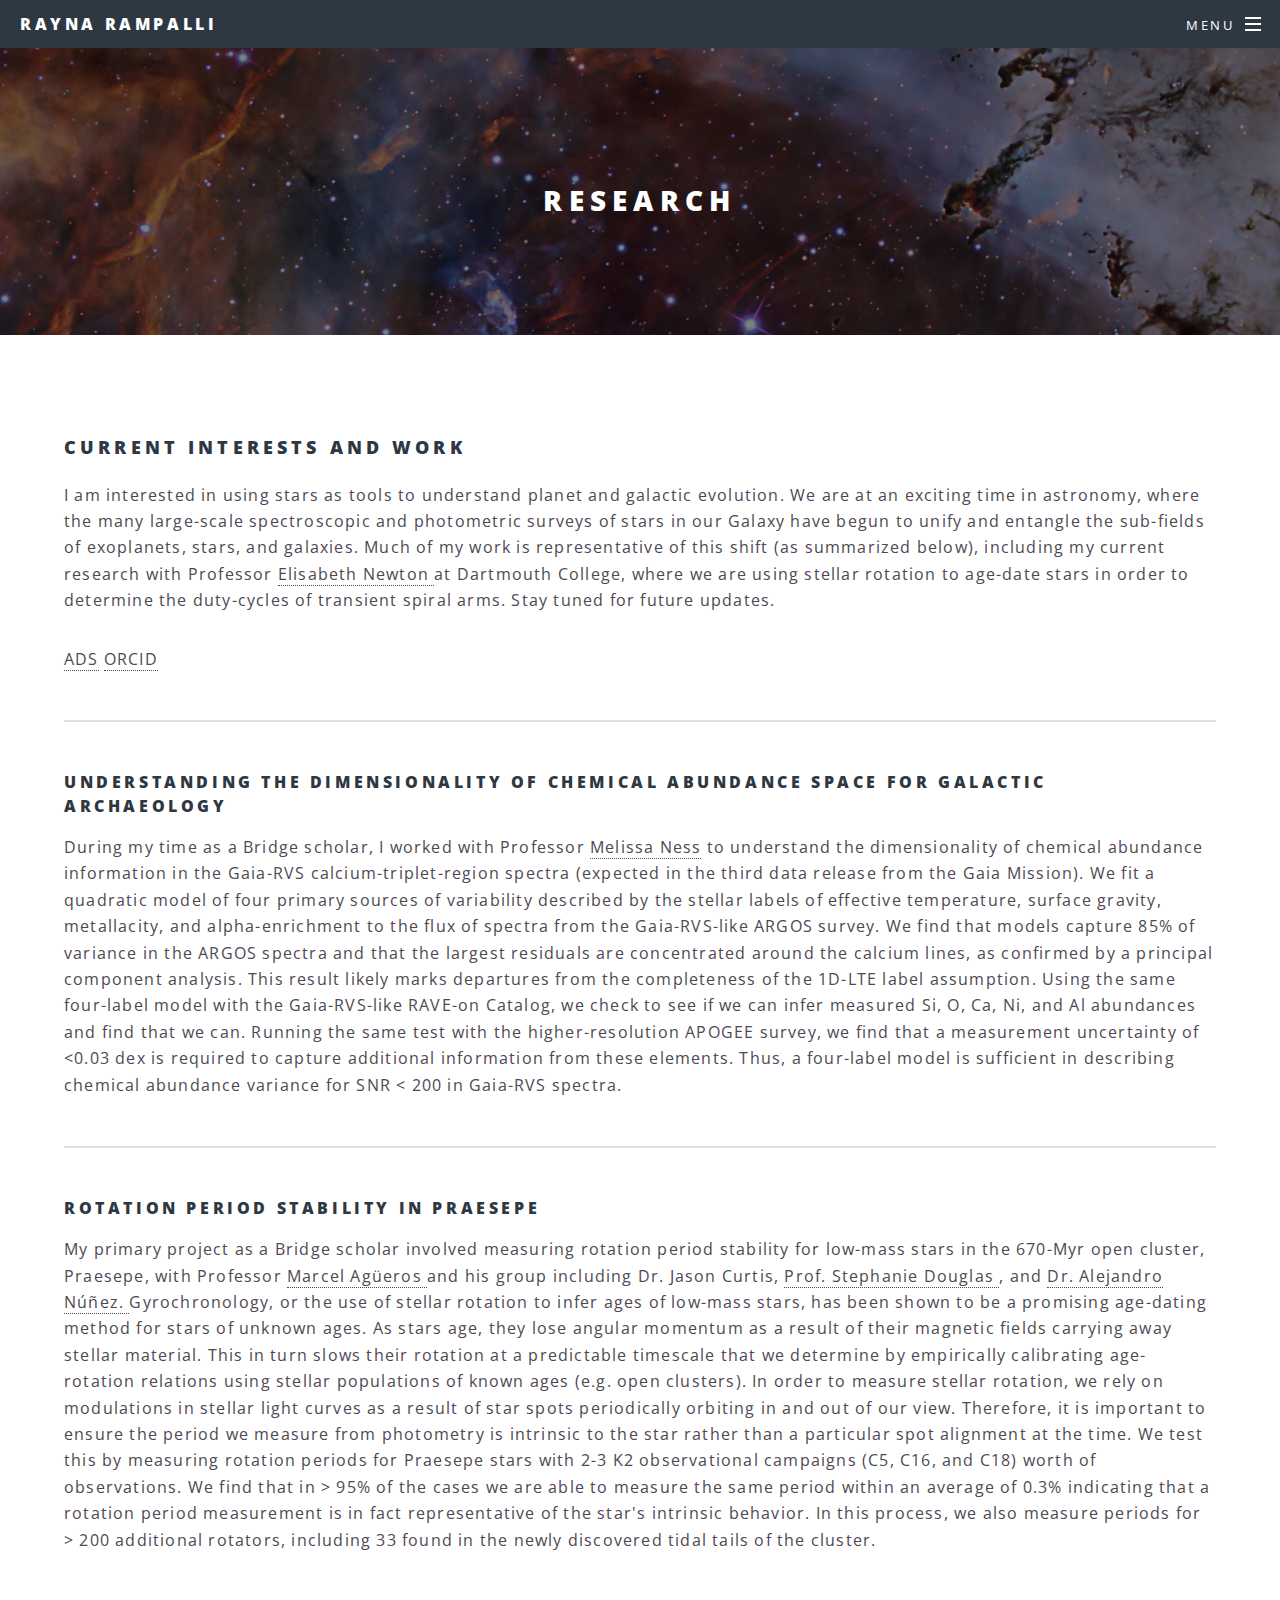
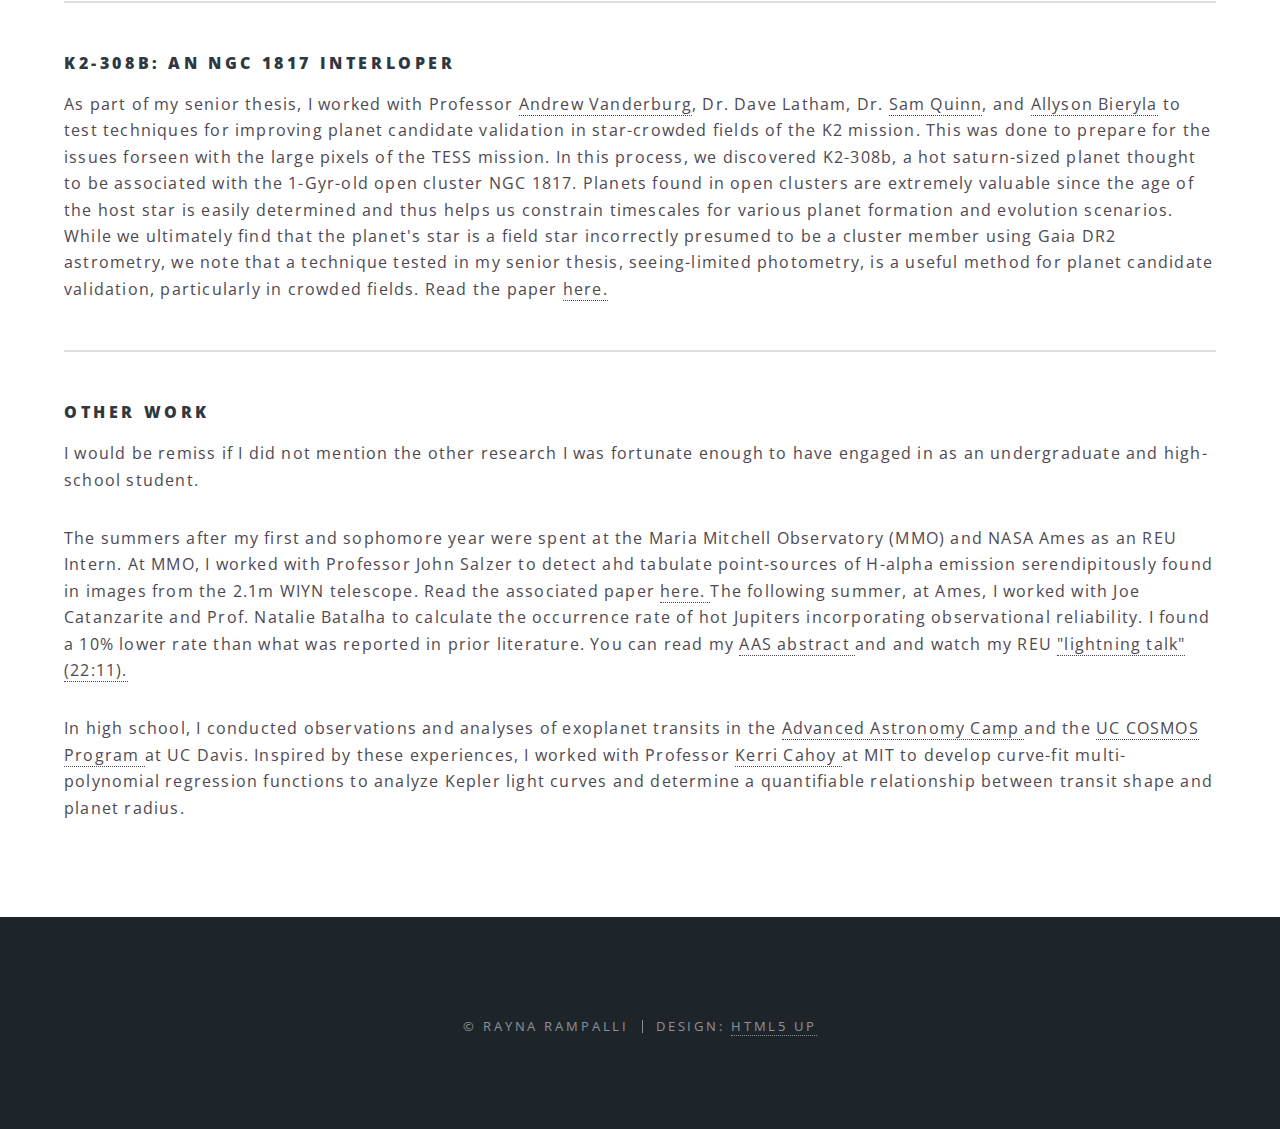
<file: generic.html>
<!DOCTYPE HTML>
<!--
	Spectral by HTML5 UP
	html5up.net | @ajlkn
	Free for personal and commercial use under the CCA 3.0 license (html5up.net/license)
-->
<html>
	<head>
		<title>Research</title>
		<meta charset="utf-8" />
		<meta name="viewport" content="width=device-width, initial-scale=1, user-scalable=no" />
		<link rel="stylesheet" href="assets/css/main.css" />
		<noscript><link rel="stylesheet" href="assets/css/noscript.css" /></noscript>
	</head>
	<body class="is-preload">

		<!-- Page Wrapper -->
			<div id="page-wrapper">

				<!-- Header -->
					<header id="header">
						<h1><a href="index.html">Rayna Rampalli</a></h1>
						<nav id="nav">
							<ul>
								<li class="special">
									<a href="#menu" class="menuToggle"><span>Menu</span></a>
									<div id="menu">
										<ul>
											<li><a href="index.html">Home</a></li>
											<li><a href="generic.html">About Me</a></li>
											<li><a href="generic.html">Research</a></li>
											<li><a href="elements.html">Outreach</a></li>
											
											
										</ul>
									</div>
								</li>
							</ul>
						</nav>
					</header>

				<!-- Main -->
					<article id="main">
						<header>
							<h2>Research</h2>
							
						</header>
						<section class="wrapper style5">
							<div class="inner">

								<h3>Current Interests and Work</h3>
								<p> I am interested in using stars as tools to understand planet and galactic evolution. We are at an exciting time in astronomy, where the many large-scale spectroscopic and photometric surveys of stars in our Galaxy
								have begun to unify and entangle the sub-fields of exoplanets, stars, and galaxies.  Much of my work is representative of this shift (as summarized below), including
									my current research with Professor <a href="https://newton.host.dartmouth.edu/" > Elisabeth Newton </a> at Dartmouth College, where we are using stellar rotation to age-date stars in order to determine the duty-cycles of transient spiral arms.
									Stay tuned for future updates.
									
									<ul class="icons">
							 <span><i class="ai ai-ads-square ai-2x"></i><span><a href="https://ui.adsabs.harvard.edu/search/q=%20%20author%3A%22Rampalli%2C%20R%22&sort=date%20desc%2C%20bibcode%20desc&p_=0">ADS</a></span>
							 <i class="ai ai-orcid-square ai-2x"></i><span><a href="https://orcid.org/0000-0001-7337-5936">ORCID</a></span>
							</ul>
	
									
									
								<hr />

								<h4>Understanding the Dimensionality of Chemical Abundance Space for Galactic Archaeology</h4>
										<p>During my time as a Bridge scholar, I worked with Professor <a href="http://user.astro.columbia.edu/~mkness/Home.html" > Melissa Ness</a> to understand the dimensionality
											of chemical abundance information in the Gaia-RVS calcium-triplet-region spectra (expected in the third data release from the Gaia Mission). We fit a quadratic model of four primary sources of variability described by the stellar labels of effective temperature, surface gravity,
											metallacity, and alpha-enrichment to the flux of spectra from the Gaia-RVS-like ARGOS survey. We find that models capture 85% of variance in the ARGOS spectra and that the
										largest residuals are concentrated around the calcium lines, as confirmed by a principal component analysis. This result likely marks departures from the completeness of the 1D-LTE label
										assumption. Using the same four-label model with the Gaia-RVS-like RAVE-on Catalog, we check to see if we can infer measured Si, O, Ca, Ni, and Al abundances and find that we can. Running the same test with
											the higher-resolution APOGEE survey, we find that a measurement uncertainty of <0.03 dex is required to capture additional information from these elements. Thus, a four-label model
											is sufficient in describing chemical abundance variance for SNR < 200 in Gaia-RVS spectra. 
										 </p>
								
									<hr />

								<h4> Rotation Period Stability in Praesepe </h4>
								<p> My primary project as a Bridge scholar involved measuring rotation period stability for low-mass stars in the 670-Myr open cluster, Praesepe, with
										Professor <a href="http://user.astro.columbia.edu/~marcel/" > Marcel Agüeros </a> and his group including Dr. Jason Curtis, <a href="https://stephanietdouglas.science/" > Prof. Stephanie Douglas </a>, and <a href="http://user.astro.columbia.edu/~alejandro/" > Dr. Alejandro Núñez. </a>  Gyrochronology, or the use of stellar rotation to infer ages
										of low-mass stars, has been shown to be a promising age-dating method for stars of unknown ages. As stars age, they lose angular momentum as a result of their magnetic fields carrying
										away stellar material. This in turn slows their rotation at a predictable timescale that we determine by empirically calibrating age-rotation relations using stellar populations of known ages (e.g. open clusters).
										In order to measure stellar rotation, we rely on modulations in stellar light curves as a result of star spots periodically orbiting in and out of our view. Therefore, it
										is important to ensure the period we measure from photometry is intrinsic to the star rather than a particular spot alignment at the time. We test this by measuring
										rotation periods for Praesepe stars with 2-3 K2 observational campaigns (C5, C16, and C18) worth of observations. We find that in > 95% of the cases we are able to measure the 
										same period within an average of 0.3% indicating that a rotation period measurement is in fact representative of the star's intrinsic behavior. In this process,
										we also measure periods for > 200 additional rotators, including 33 found in the newly discovered tidal tails of the cluster. </p>
										

								<hr/>

								<h4>K2-308b: An NGC 1817 Interloper </h4>
								<p>As part of my senior thesis, I worked with Professor <a href="http://www.astro.wisc.edu/~vanderburg/" > Andrew Vanderburg</a>, Dr. Dave Latham, Dr. <a href="https://sites.google.com/site/quinnsam/" > Sam Quinn</a>, and <a href="https://lweb.cfa.harvard.edu/~abieryla/" > Allyson Bieryla</a>
									to test techniques for improving planet candidate validation in star-crowded fields of the K2 mission. This was done to prepare for the issues forseen with the large pixels of the TESS mission. In this process, we discovered K2-308b, a hot saturn-sized planet thought to be associated with the 1-Gyr-old open cluster NGC 1817. Planets found in
									open clusters are extremely valuable since the age of the host star is easily determined and thus helps us constrain timescales for various planet formation and evolution scenarios. While we ultimately find that the 
									planet's star is a field star incorrectly presumed to be a cluster member using Gaia DR2 astrometry, we note that a technique tested in my senior thesis, seeing-limited photometry, is a useful method for planet candidate validation,
									particularly in crowded fields. Read the paper <a href="https://ui.adsabs.harvard.edu/abs/2019AJ....158...62R/abstract" > here. </a>
					




								<hr />

								<h4>Other Work</h4>
								<p> I would be remiss if I did not mention the other research I was fortunate enough to have engaged in as an undergraduate and high-school student. </p>
										<p> The summers after my first and sophomore year were spent at the Maria Mitchell Observatory (MMO) and NASA Ames as an REU Intern. At MMO, I worked with
										Professor John Salzer to detect ahd tabulate point-sources of H-alpha emission
										serendipitously found in images from the 2.1m WIYN telescope. Read the associated paper <a href="https://ui.adsabs.harvard.edu/abs/2021ApJS..253...39W/abstract" > here. </a>
										The following summer, at Ames, I worked with Joe Catanzarite and Prof. Natalie Batalha to calculate the occurrence rate of hot Jupiters
										incorporating observational reliability. I found a 10% lower rate than what was reported in prior literature. You can read my
										<a href="https://ui.adsabs.harvard.edu/abs/2017AAS...22924522R/abstract" > AAS abstract </a> and and watch my REU  <a href="https://www.youtube.com/watch?v=log-XBhHFvM" > "lightning talk" (22:11). </a>  </p>
										<p> In high school, I conducted observations and analyses of exoplanet transits in the <a href="https://www.astronomycamp.org/information.html" > Advanced Astronomy Camp </a> 
										and the <a href="https://cosmos-ucop.ucdavis.edu/app/main" > UC COSMOS Program </a> at UC Davis. Inspired by these experiences, I worked with Professor <a href="https://starlab.mit.edu/" > Kerri Cahoy </a> at MIT to develop curve-fit multi-polynomial regression functions to analyze Kepler light curves
										and determine a quantifiable relationship between transit shape and planet radius.</p>



							</div>
						</section>
					</article>

				<!-- Footer -->
					<footer id="footer">

						<ul class="copyright">
							<li>&copy; Rayna Rampalli</li><li>Design: <a href="http://html5up.net">HTML5 UP</a></li>
						</ul>
					</footer>

			</div>

		<!-- Scripts -->
			<script src="assets/js/jquery.min.js"></script>
			<script src="assets/js/jquery.scrollex.min.js"></script>
			<script src="assets/js/jquery.scrolly.min.js"></script>
			<script src="assets/js/browser.min.js"></script>
			<script src="assets/js/breakpoints.min.js"></script>
			<script src="assets/js/util.js"></script>
			<script src="assets/js/main.js"></script>

	</body>
</html>
</file>
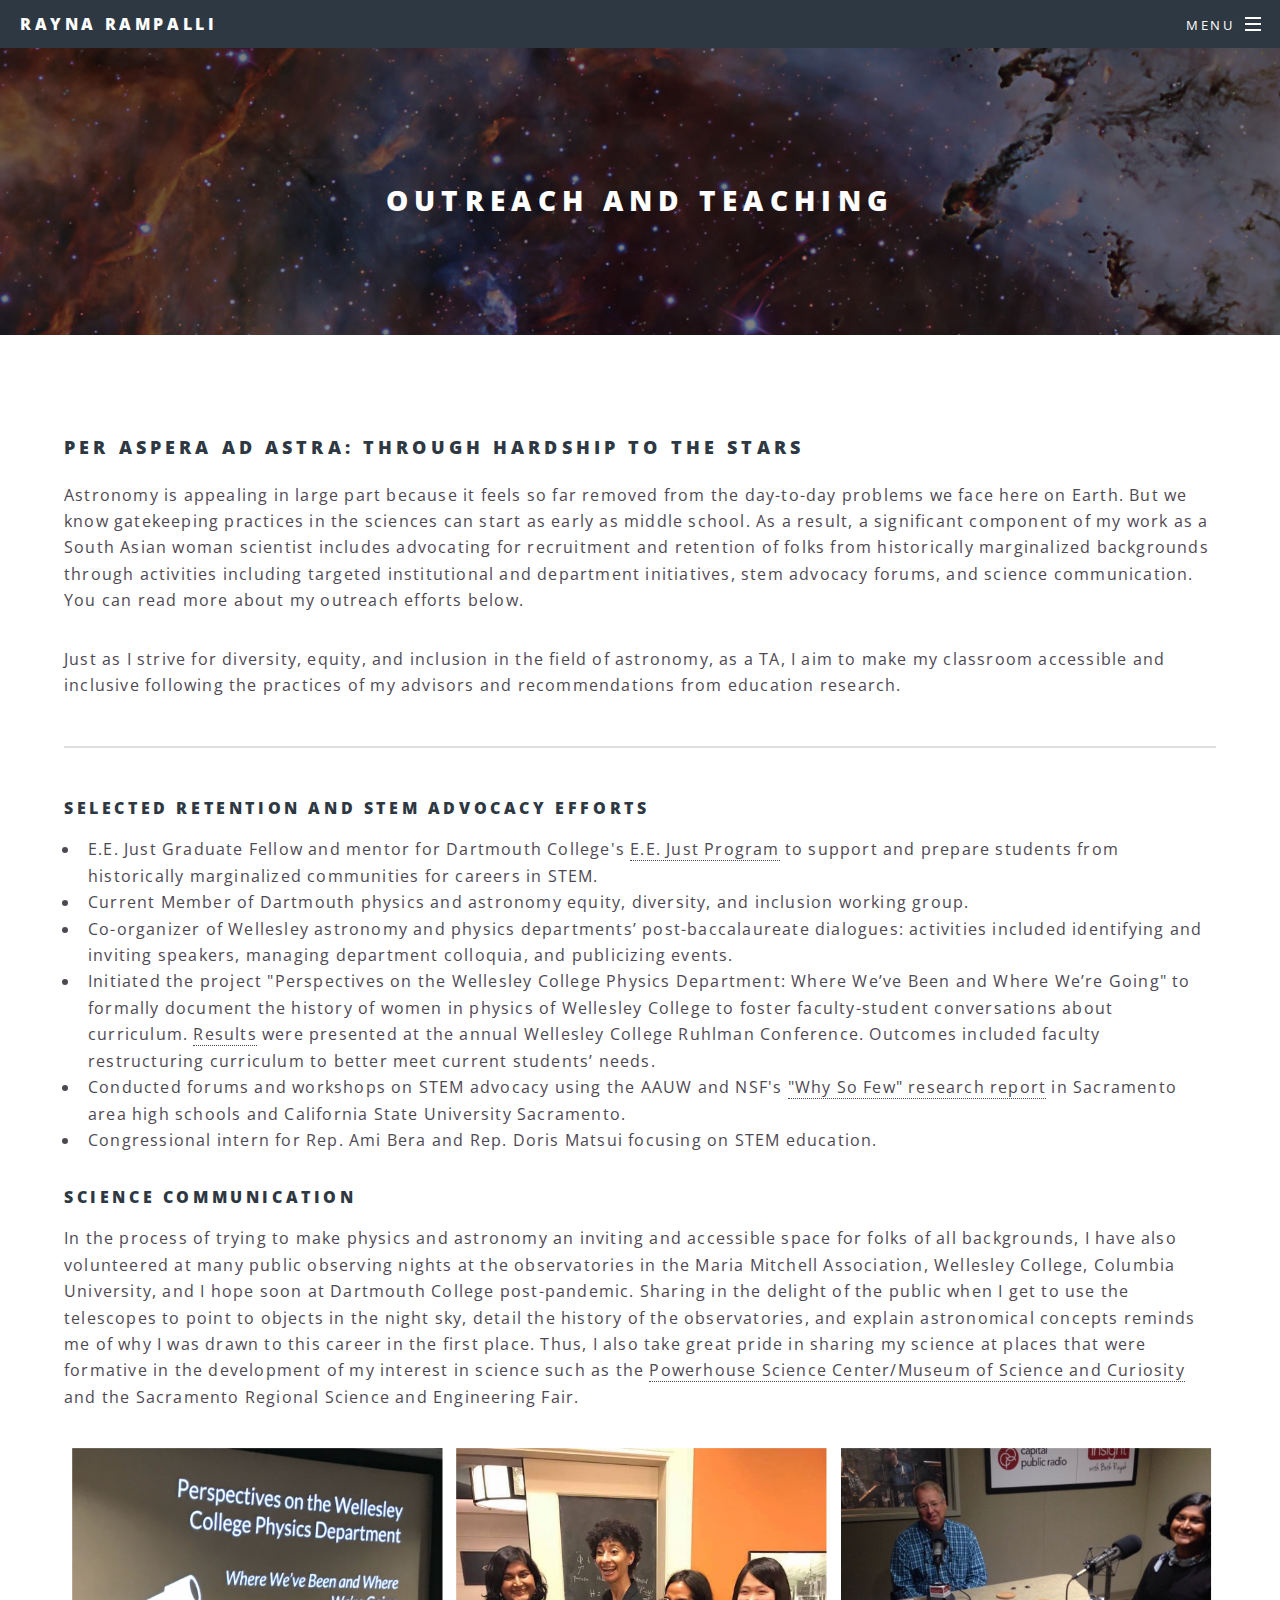
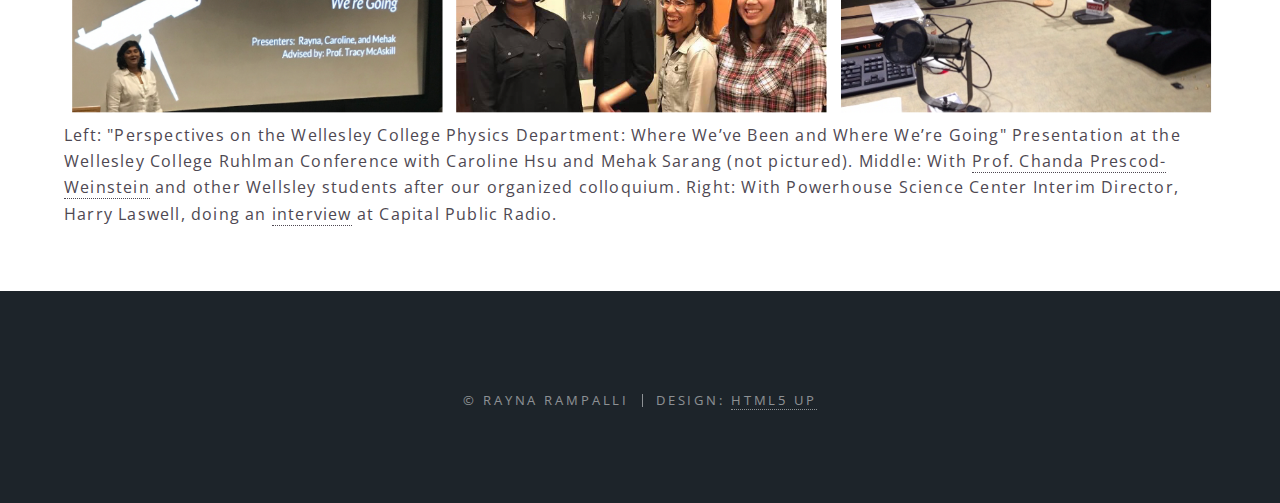
<file: outreach.html>
<!DOCTYPE HTML>
<!--
	Spectral by HTML5 UP
	html5up.net | @ajlkn
	Free for personal and commercial use under the CCA 3.0 license (html5up.net/license)
-->
<html>
	<head>
		<title> Outreach and Teaching</title>
		<meta charset="utf-8" />
		<meta name="viewport" content="width=device-width, initial-scale=1, user-scalable=no" />
		<link rel="stylesheet" href="assets/css/main.css" />
		<noscript><link rel="stylesheet" href="assets/css/noscript.css" /></noscript>
	</head>
	<body class="is-preload">

		<!-- Page Wrapper -->
			<div id="page-wrapper">

				<!-- Header -->
					<header id="header">
						<h1><a href="index.html">Rayna Rampalli</a></h1>
						<nav id="nav">
							<ul>
								<li class="special">
									<a href="#menu" class="menuToggle"><span>Menu</span></a>
									<div id="menu">
										<ul>
											<li><a href="index.html">Home</a></li>
											<li><a href="aboutme.html">About Me</a></li>
											<li><a href="research.html">Research</a></li>
											<li><a href="outreach.html">Outreach</a></li>
											
											
										</ul>
									</div>
								</li>
							</ul>
						</nav>
					</header>

				<!-- Main -->
					<article id="main">
						<header>
							<h2>Outreach and Teaching</h2>
							
						</header>
						<section class="wrapper style5">
							<div class="inner">

								<h3>Per Aspera ad Astra: Through Hardship to the Stars </h3>
								<p> Astronomy is appealing in large part because it feels so far removed from the day-to-day problems we face here on
								Earth. But we know gatekeeping practices in the sciences can start as early as middle school. As a 
								result, a significant component of my work as a South Asian woman scientist includes advocating for recruitment and retention of folks from historically
								marginalized backgrounds through activities including targeted institutional and department initiatives, stem advocacy forums, and science communication. 
								You can read more about my outreach efforts below.  
								</p>
								
								<p> Just as I strive for diversity, equity, and inclusion in the field of astronomy, as a TA, I aim to make my classroom accessible
								and inclusive following the practices of my advisors and recommendations from education research.   
								</p>
								
									

									
								<hr />

								<h4> Selected Retention and STEM Advocacy Efforts</h4>
										
																			<ul>
												<li> E.E. Just Graduate Fellow and mentor for Dartmouth College's 
												<a href="https://students.dartmouth.edu/eejust/about/about-program">E.E. Just Program</a> to support and prepare students from historically marginalized communities for
												careers in STEM. </li>
												
												<li> Current Member of Dartmouth physics and astronomy equity, diversity, and inclusion
												working group.</li>
												
										
												
												<li> Co-organizer of Wellesley astronomy and physics departments’ post-baccalaureate dialogues: activities included
identifying and inviting speakers, managing department colloquia, and publicizing events.</li>

												<li> Initiated the project "Perspectives on the Wellesley College Physics Department: Where We’ve Been and Where
We’re Going" to formally document the history of women in physics of Wellesley College to foster faculty-student
conversations about curriculum. <a href="images/Physics Matters.pdf">Results</a> were presented at the annual Wellesley College Ruhlman Conference. Outcomes included faculty restructuring curriculum to better meet current students’ needs. </li>


<li> Conducted forums and workshops on STEM advocacy using the AAUW and NSF's  <a href="https://www.aauw.org/resources/research/the-stem-gap/">"Why So Few" research report</a> in Sacramento area high schools and California State University
Sacramento. </li>

<li> Congressional intern for Rep. Ami Bera and Rep. Doris Matsui focusing on STEM education. </li>

												
											</ul>
								
								

								<h4> Science Communication </h4>
								<p> In the process of trying to make physics and astronomy an inviting and accessible space
									for folks of all backgrounds, I have also volunteered at many public observing nights
									at the observatories in the Maria Mitchell Association, Wellesley College, Columbia University,
									and I hope soon at Dartmouth College post-pandemic. Sharing in the delight of the public when I get to
									use the telescopes to point to objects in the night sky,
									detail the history of the observatories, and explain astronomical concepts reminds me of 
									why I was drawn to this career in the first place. Thus, I also take great pride in sharing my
									science at places that were formative in the development of my interest in science 
									such as the <a href="https://powerhousesc.org/"> Powerhouse Science Center/Museum of Science and Curiosity</a>
									and the Sacramento Regional Science and Engineering Fair.  
			</p>
										

								

							<div class="row gtr-50 gtr-uniform">
								<div class="col-12"><span class="image fit"><img src="images/outreach.png"<figcaption> 
									Left: "Perspectives on the Wellesley College Physics Department: Where We’ve Been and Where
We’re Going" Presentation at the Wellesley College Ruhlman Conference with Caroline Hsu and Mehak Sarang (not pictured). Middle: With <a href="http://www.cprescodweinstein.com/">Prof. Chanda Prescod-Weinstein</a> and other Wellsley students after
									our organized colloquium. Right: With Powerhouse Science Center Interim Director, Harry Laswell, doing an 
									<a href="https://powerhousesc.org/powerhouse-science-center-featured-on-capital-public-radios-insight-program/">interview</a> 
									at Capital Public Radio. 
	
									</figcaption> </span></div>
										</div>				

							</div>
						</section>
					</article>

				<!-- Footer -->
					<footer id="footer">

						<ul class="copyright">
							<li>&copy; Rayna Rampalli</li><li>Design: <a href="http://html5up.net">HTML5 UP</a></li>
						</ul>
					</footer>

			</div>

		<!-- Scripts -->
			<script src="assets/js/jquery.min.js"></script>
			<script src="assets/js/jquery.scrollex.min.js"></script>
			<script src="assets/js/jquery.scrolly.min.js"></script>
			<script src="assets/js/browser.min.js"></script>
			<script src="assets/js/breakpoints.min.js"></script>
			<script src="assets/js/util.js"></script>
			<script src="assets/js/main.js"></script>

	</body>
</html>
</file>
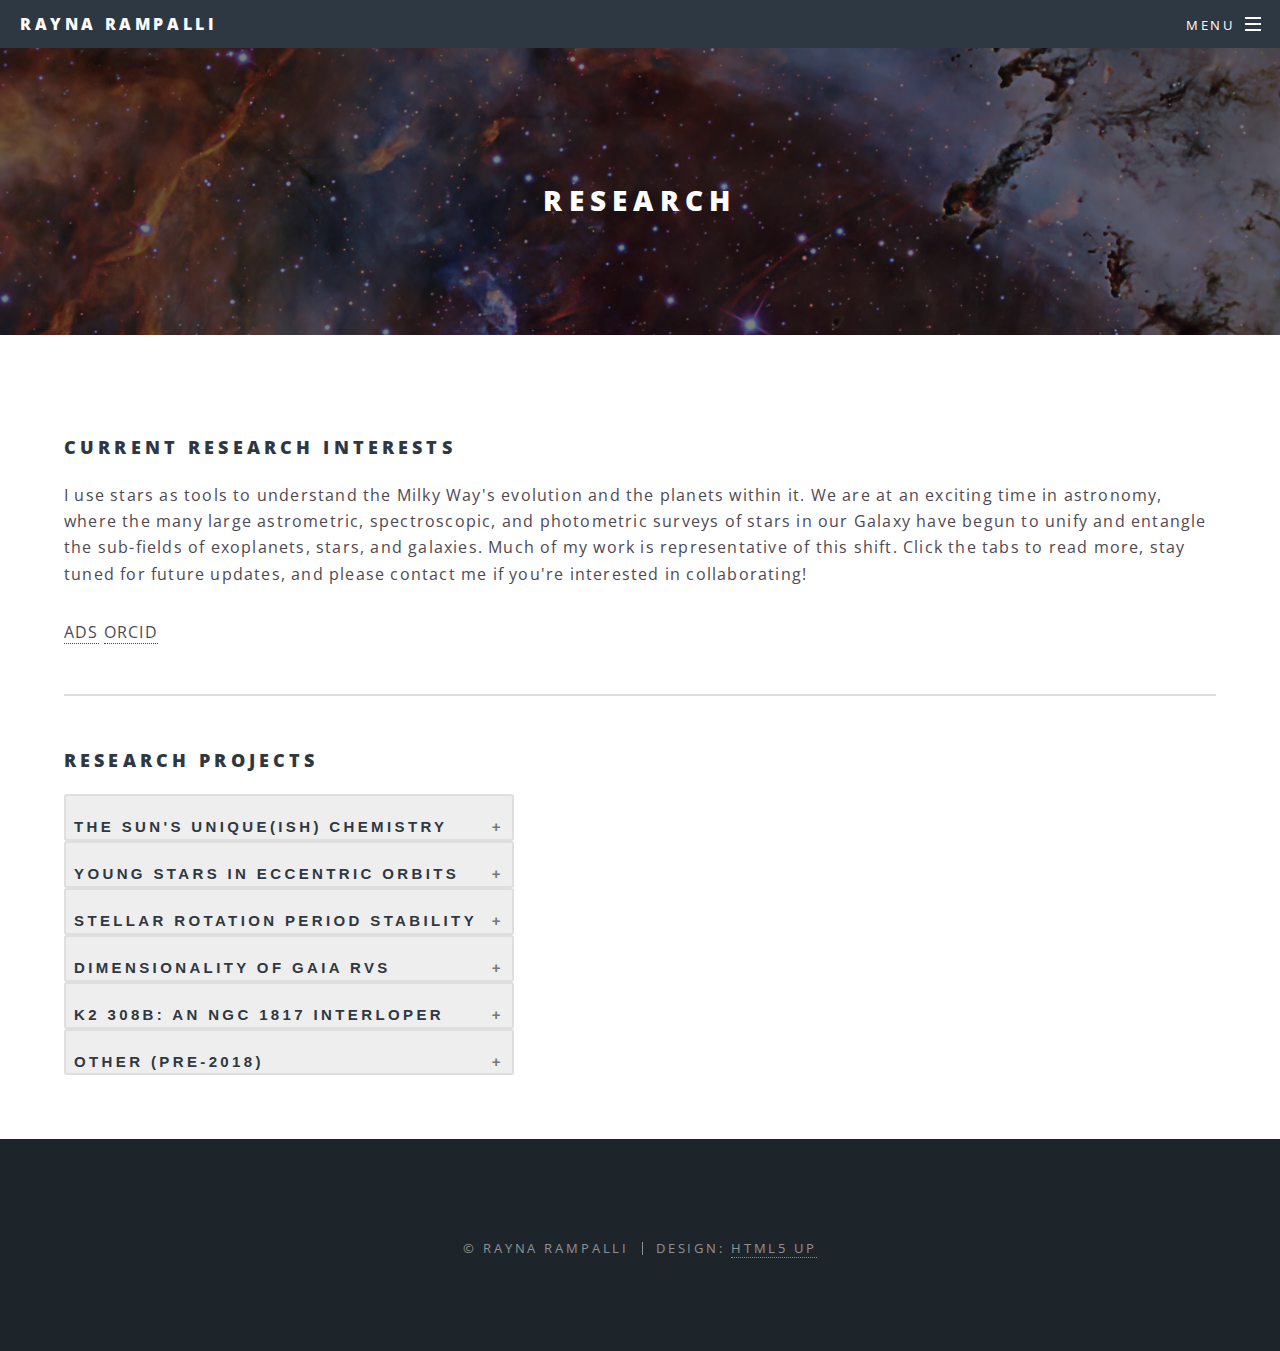
<file: research.html>
<!DOCTYPE HTML>
<!--
	Spectral by HTML5 UP
	html5up.net | @ajlkn
	Free for personal and commercial use under the CCA 3.0 license (html5up.net/license)
-->
<html>
	<head>
		<title>Research</title>
		<meta charset="utf-8" />
		<meta name="viewport" content="width=device-width, initial-scale=1, user-scalable=yes" />
		<link rel="stylesheet" href="assets/css/main.css" />
		<noscript><link rel="stylesheet" href="assets/css/noscript.css" /></noscript>
		<style>

		.accordion {
	  background-color: #eee;
	  color: #444;
	  cursor: pointer;
	  padding: 10px;
	  width: 100%;
	  border: none;
	  text-align: left;
	  outline: none;
	  font-size: 15px;
	  transition: 0.4s;
		display:block;
		widthStyle: 'content'
	}

	.active, .accordion:hover {
	  background-color: #ccc;
	}

	.accordion:after {
	  content: '\002B';
	  color: #777;
	  font-weight: bold;
	  float: right;
	  margin-left: 5px;
	}

	.active:after {
	  content: "\2212";
	}

	.panel {
	  padding: 0 18px;
	  background-color: white;
	  max-height: 0;
	  overflow: hidden;
	  transition: max-height 0.2s ease-out;

	.center img {
  display:block;
  margin-left:auto;
  margin-right:auto;
}
	}

</style>
	</head>
	<body class="is-preload">

		<!-- Page Wrapper -->
			<div id="page-wrapper">

				<!-- Header -->
					<header id="header">
						<h1><a href="index.html">Rayna Rampalli</a></h1>
						<nav id="nav">
							<ul>
								<li class="special">
									<a href="#menu" class="menuToggle"><span>Menu</span></a>
									<div id="menu">
										<ul>
											<li><a href="index.html">Home</a></li>
											<li><a href="aboutme.html">About Me</a></li>
											<li><a href="research.html">Research</a></li>
											<li><a href="outreach.html">Outreach</a></li>


										</ul>
									</div>
								</li>
							</ul>
						</nav>
					</header>

				<!-- Main -->
					<article id="main">
						<header>
							<h2>Research</h2>

						</header>
						<section class="wrapper style5">
							<div class="inner">

								<h3>Current Research Interests</h3>
								<p> I use stars as tools to understand the Milky Way's evolution and the planets within it. We are at an exciting time in astronomy, where the many large astrometric, spectroscopic, and photometric surveys of stars in our Galaxy
								have begun to unify and entangle the sub-fields of exoplanets, stars, and galaxies. Much of my work is representative of this shift. Click the tabs to read more, stay tuned for future updates, and please contact me if you're interested in collaborating!

									<ul class="icons">
							 <span><i class="ai ai-ads-square ai-2x"></i><span><a href="https://ui.adsabs.harvard.edu/search/q=%20%20author%3A%22Rampalli%2C%20R%22&sort=date%20desc%2C%20bibcode%20desc&p_=0">ADS</a></span>
							 <i class="ai ai-orcid-square ai-2x"></i><span><a href="https://orcid.org/0000-0001-7337-5936">ORCID</a></span>
							</ul>



								<hr />

										<h3>Research Projects</h3>
<button class="accordion">The Sun's Unique(ish) Chemistry</button>
<div class="panel">
	<br>

<p>	<b> Is the Sun's apparent refractory depletion associated with its status as a planet host? (Not necessarily) </b> </p>

<p>
	The Sun shows a trend of apparent relative depletion in refractory elements
	with increasing condensation temperature compared to 80% of its Sun-like counterparts <a href="https://ui.adsabs.harvard.edu/abs/2018ApJ...865...68B/abstract" > (Bedell+2018)  </a>, 
	but the source of this relative depletion is unknown. 
	Early work from <a href="https://ui.adsabs.harvard.edu/abs/2009ApJ...704L..66M/abstract" > Melendez+09 </a>, posits that the terrestrial planets have locked up these refractory elements. 
	More recently, <a href="https://ui.adsabs.harvard.edu/abs/2020MNRAS.493.5079B/abstract" > Booth and Owens (2020) </a> suggested that giant planets (e.g. Jupiter) can create dust traps preventing the infall of refractory rich dust onto the host star.
	In this work we aim to determine if this apparent refractory depletion is due to the planets in the solar system 
	by comparing refractory abundances for solar analogs and identified solar analog planet hosts. 
	</p>
	<p>
		We infer abundances for C, N, O, Na, Mn, Cr, Si, Fe, Ni, Mg, V, Ca, Ti, Al, and Y for > 17,000 solar analogs (50 of which are planet hosts) with Gaia RVS spectra (R=11,200) using the Cannon, a data-driven method 
		<a href="https://ui.adsabs.harvard.edu/abs/2015ApJ...808...16N/abstract" > (Ness+2018)  </a>.
		We find that the Sun remains refractory depleted compared to other Sun-like stars regardless of our current knowledge of the planets they host. 
		This is inconsistent with the above theories of various types of planets locking up or sequestering refractories. 
		Read the paper <a href="https://ui.adsabs.harvard.edu/abs/2024ApJ...965..176R/abstract" > here. </a> 
		This work was done in collaboration with Professor <a href="http://user.astro.columbia.edu/~mkness/Home.html" > Melissa Ness</a>, Dr. <a href="https://grahamedwards.github.io/" > Graham Edwards</a>, Professor <a href="https://newton.host.dartmouth.edu/index.html" > Elisabeth Newton</a>, and Dr. <a href="https://bedell.space/" > Megan Bedell</a>. Stay tuned for future updates on our ongoing efforts to figure out what's up with the Sun! 
</p>
<span class="image fit"><img src="images/ref_depletion.jpeg"<figcaption> 

Linear fits of solar analogs (navy filled circles), close-in giant planet hosts (purple unfilled circles), giant planet hosts (pink unfilled diamonds), and terrestrial/small planet hosts (green squares) for element mean abundances and respective standard errors of the means from Na (958 K) to Y (1659 K). 
The slopes are indistinguishable within the errors, suggesting the increased relative depletion with condensation temperature of the Sun is unrelated to our current knowledge of planet host status.
</figcaption> </span></div>

<button class="accordion"> Young stars in Eccentric Orbits </button>
<div class="panel">
		<br>
  <p>	<b> When was the last fast-acting dynamical event in our Solar neighborhood (Maybe as recently as < 120 Myr years ago!) </b> </p>

	<p>

		<img src="images/Figure (10).jpg"  align=right width="500"
	 height="auto" style="padding-left: 10px"/>

		The kinematics of stars in our Galaxy carry information about their dynamical history. It is generally assumed that stars are born on near-circular orbits,
		but over their lifetimes, their orbits can be dynamically perturbed to a more eccentric state.


		Corrugations of stars (hereafter referred to as wrinkles) in the solar neighborhood have been found at eccentric orbits using Gaia DR2 kinematics
		as shown in rectangular boxes in the figure reproduced from <a href="https://arxiv.org/abs/1805.03653" > Trick+19 </a>. Note these data are plotted in galactic action space, but you can interpret this plot as
		size of stellar orbit versus eccentricity of stellar orbit about the Galaxy.</p>
		<p>
		Spiral arm resonances are one of the few dynamical phenomena that can kinematically heat stars from near-circular (or low radial actions in Galactic action space) to highly eccentric orbits (high radial actions) quickly,
		and simulations have shown that this process uniquely leaves wrinkles of eccentric stars like those seen in the observational data. </p>





<p>


		Young stars should not be found in eccentric orbits unless they were subject to a fast-acting dynamical event (e.g. a spiral arm resonance).
		Gyrochronologically age-dating the youngest stars in these orbits will lend insight into the dynamical phenomena that placed them there.

		<img src="images/slicesProt.jpeg"  align=left width="500"
		height="auto" style="padding-left: 10px"/>
	</p>
<p>



	We build and apply rotation period measurement pipelines to likely single stars with TESS light curves in two interesting regions of kinematic space, where these wrinkles are present.
		We identify 141 unique, rapidly rotating stars in highly eccentric orbits in the disk, some of which appear as rotationally young as the 120-Myr-old Pleiades. </p>
<p>

		Read the paper <a href="https://arxiv.org/abs/2310.02305" > here</a>. This work is done in collaboration with my PhD advisor,
		Professor <a href="https://newton.host.dartmouth.edu/" > Elisabeth Newton</a>, Dr. Jason Curtis (Columbia University),
		Amy Smock (University of Arizona), and Prof. Kate Daniel (University of Arizona).  </p>

<br>



</div>

<button class="accordion"> Stellar Rotation Period Stability </button>
<div class="panel">
	<br>

	<p>	<b> Are star spots a reliable way of measuring stellar rotation periods (Yes!) </b> </p>

	<p> My primary project as a Bridge scholar involved measuring rotation period stability for low-mass stars in the 670-Myr open cluster, Praesepe, with
			Professor <a href="http://user.astro.columbia.edu/~marcel/" > Marcel Agüeros</a> and his group including Dr. Jason Curtis, <a href="https://stephanietdouglas.science/" > Prof. Stephanie Douglas</a>, and <a href="http://user.astro.columbia.edu/~alejandro/" > Dr. Alejandro Núñez</a>.  </p>

		<p>	Gyrochronology, or the use of stellar rotation to infer ages
			of low-mass stars, has been shown to be a promising age-dating method for stars of unknown ages. As stars age, they lose angular momentum as a result of their magnetic fields carrying
			away stellar material. This in turn slows their rotation at a predictable timescale that we determine by empirically calibrating age-rotation relations using stellar populations of known ages (e.g. open clusters) as shown in the figure from  <a href="https://arxiv.org/abs/2303.08830" > Bouma+23 </a> .</p>

			<img src="images/BoyleBouma23.png"  align=left width="500"
     height="auto" style="padding-left: 10px"/>

		<p>	In order to measure stellar rotation, we rely on modulations in stellar light curves as a result of star spots periodically orbiting in and out of our view (Gif Credit:  <a href="https://jradavenport.github.io/" >  Dr. James Davenport </a>). Therefore, it
			is important to ensure the period we measure from photometry is intrinsic to the star rather than a particular spot alignment at the time. </p>

			<img src="images/starspot.gif" align=right width="500"
     height="auto" style="padding-left: 10px"/>
			<p>	We test this by measuring
			rotation periods for Praesepe stars with 2-3 K2 observational campaigns (C5, C16, and C18) worth of observations. We find that in > 95% of the cases we are able to measure the
			same period within an average of 0.3% indicating that a rotation period measurement is in fact representative of the star's intrinsic behavior. In this process,
			we also measure periods for > 200 additional rotators, including 33 found in the newly discovered tidal tails of the cluster. Read the paper <a href="https://arxiv.org/abs/2106.13250" > here</a>. </p>
			<span class="image fit"><img src="images/lccomp.png"<figcaption>
				Period-period comparisons by K2 campaign: C5 vs. C16 (left), C16 vs. C18 (middle),
				C5 vs. C18 (right). We see that > 95% of the stars' rotation period measurements in each subplot fall along the 1:1 ratio line well within the 10% of each other indicated with the shaded grey region. There
				is also a low rate of harmonics in which we observe double or half the period.
				</figcaption> </span>



			</div>

<button class="accordion">Dimensionality of Gaia RVS </button>
<div class="panel">
		<br>
		<p>	<b> How many stellar labels (parameters) does it take to predict the variance in a star's spectrum and associated
			abundances? (4 for Gaia-RVS-resolution surveys) </b> </p>



<p>	During my time as a Bridge scholar, I worked with Professor <a href="http://user.astro.columbia.edu/~mkness/Home.html" > Melissa Ness</a>
to understand the dimensionality of chemical abundance information in the Gaia-RVS calcium-triplet-region spectra (expected in the third data release from the Gaia Mission). </p>

<p> We fit a quadratic model of four primary sources of variability described by the stellar labels of effective temperature, surface gravity,
	metallacity, and alpha-enrichment to the flux of spectra from the Gaia-RVS-like ARGOS survey. We find that models capture 85% of variance in the ARGOS spectra and that the
	largest residuals are concentrated around the calcium lines, as confirmed by a principal component analysis. This result likely marks departures from the completeness of the 1D-LTE label
		assumption. </p>

	<span class="image fit"><img src="images/argos.png"<figcaption>
		Example of ARGOS spectrum and its four-label model with prominent absorption features labeled. Data in pink with model
		over-plotted with blue dashed line. Residuals in black and noise threshold plotted with grey dashed line.

		</figcaption> </span>

<p>	 Using the same four-label model with the Gaia-RVS-like RAVE-on Catalog, we check to see if we can infer measured Si, O, Ca, Ni, and Al abundances and find that we can. Running the same test with
		the higher-resolution APOGEE survey, we find that a measurement uncertainty of <0.03 dex is required to capture additional information from these elements. Thus, a four-label model
		is sufficient in describing chemical abundance variance for SNR < 200 in Gaia-RVS spectra. Read the paper <a href="https://arxiv.org/abs/2108.02218"> here</a>. </p>




<span class="image fit"><img src="images/rave.png"<figcaption>
	The results for the test set of abundances from the RAVE survey. Each panel shows
	the r-squared goodness of fit metric of the model, the bias, and the rms difference of the (Reference-Inferred) abundance. The
	mean error is also included at bottom. The prediction is to within the error reported on the reference individual
	abundance labels, meaning four labels are sufficient to describe the full set of abundances to this precision.
	</figcaption> </span>



</div>

<button class="accordion">K2 308b: an NGC 1817 interloper</button>
<div class="panel">
	<br>

<p>	<b> Did we find the first transiting hot Saturn candidate in an open cluster? (No) </b> </p>

<p>
	As part of my senior thesis, I worked with Professor <a href="http://www.astro.wisc.edu/~vanderburg/" > Andrew Vanderburg</a>, Dr. Dave Latham, Dr. <a href="https://sites.google.com/site/quinnsam/" > Sam Quinn</a>, and <a href="https://lweb.cfa.harvard.edu/~abieryla/" > Allyson Bieryla</a>
		to test techniques for improving planet candidate validation in star-crowded fields of the K2 mission. This was done to prepare for the issues forseen with the large pixels of the TESS mission.
	</p>
	<p>
		In this process, we discovered K2-308b, a hot saturn-sized planet thought to be associated with the 1-Gyr-old open cluster NGC 1817. Planets found in
		open clusters are extremely valuable since the age of the host star is easily determined and thus helps us constrain timescales for various planet formation and evolution scenarios. While we ultimately find that the
		planet's star is a field star incorrectly presumed to be a cluster member using Gaia DR2 astrometry, we note that a technique tested in my senior thesis, seeing-limited photometry, is a useful method for planet candidate validation,
		particularly in crowded fields. Read the paper <a href="https://ui.adsabs.harvard.edu/abs/2019AJ....158...62R/abstract" > here. </a>
</p>
<span class="image fit"><img src="images/k2gaia.png"<figcaption> K2-308 in RA/Dec space (left), proper-motion space (middle), and on a color-magnitude diagram (right). From the Gaia DR2 proper motion measurements alone, we see this star is sadly not associated with
		NGC 1817. </figcaption> </span></div>


<button class="accordion">Other (Pre-2018)</button>
<div class="panel">
		<br>
		I would be remiss if I did not mention the other research I was fortunate enough to have engaged in as an undergraduate and high-school student. </p>
			<p> The summers after my first and sophomore year were spent at the Maria Mitchell Observatory (MMO) and NASA Ames as an REU Intern. At MMO, I worked with
			Professor John Salzer to detect ahd tabulate point-sources of H-alpha emission
			serendipitously found in images from the 2.1m WIYN telescope. Read the associated paper <a href="https://ui.adsabs.harvard.edu/abs/2021ApJS..253...39W/abstract" > here</a>.
				<p> The following summer, at Ames, I worked with Joe Catanzarite and Prof. Natalie Batalha to calculate the occurrence rate of hot Jupiters
			incorporating observational reliability. I found a 10% lower rate than what was reported in prior literature. You can read my
			<a href="https://ui.adsabs.harvard.edu/abs/2017AAS...22924522R/abstract" > AAS abstract</a> and and watch my REU  <a href="https://www.youtube.com/watch?v=log-XBhHFvM" > "lightning talk"</a> (22:11). </p>
			<p> In high school, I conducted observations and analyses of exoplanet transits in the <a href="https://www.astronomycamp.org/information.html" > Advanced Astronomy Camp</a>, the <a href="https://cosmos-ucop.ucdavis.edu/app/main" > UC COSMOS Program</a> at UC Davis, and with Professor <a href="https://starlab.mit.edu/" > Kerri Cahoy</a> at MIT.
<script>
var acc = document.getElementsByClassName("accordion");
var i;

for (i = 0; i < acc.length; i++) {
  acc[i].addEventListener("click", function() {
    this.classList.toggle("active");
    var panel = this.nextElementSibling;
    if (panel.style.maxHeight) {
      panel.style.maxHeight = null;
    } else {
      panel.style.maxHeight = panel.scrollHeight + "px";
    }
  });
}
</script>

</body>

							</div>
						</section>
					</article>

				<!-- Footer -->
					<footer id="footer">

						<ul class="copyright">
							<li>&copy; Rayna Rampalli</li><li>Design: <a href="http://html5up.net">HTML5 UP</a></li>
						</ul>
					</footer>

			</div>

		<!-- Scripts -->
			<script src="assets/js/jquery.min.js"></script>
			<script src="assets/js/jquery.scrollex.min.js"></script>
			<script src="assets/js/jquery.scrolly.min.js"></script>
			<script src="assets/js/browser.min.js"></script>
			<script src="assets/js/breakpoints.min.js"></script>
			<script src="assets/js/util.js"></script>
			<script src="assets/js/main.js"></script>

	</body>
</html>
</file>
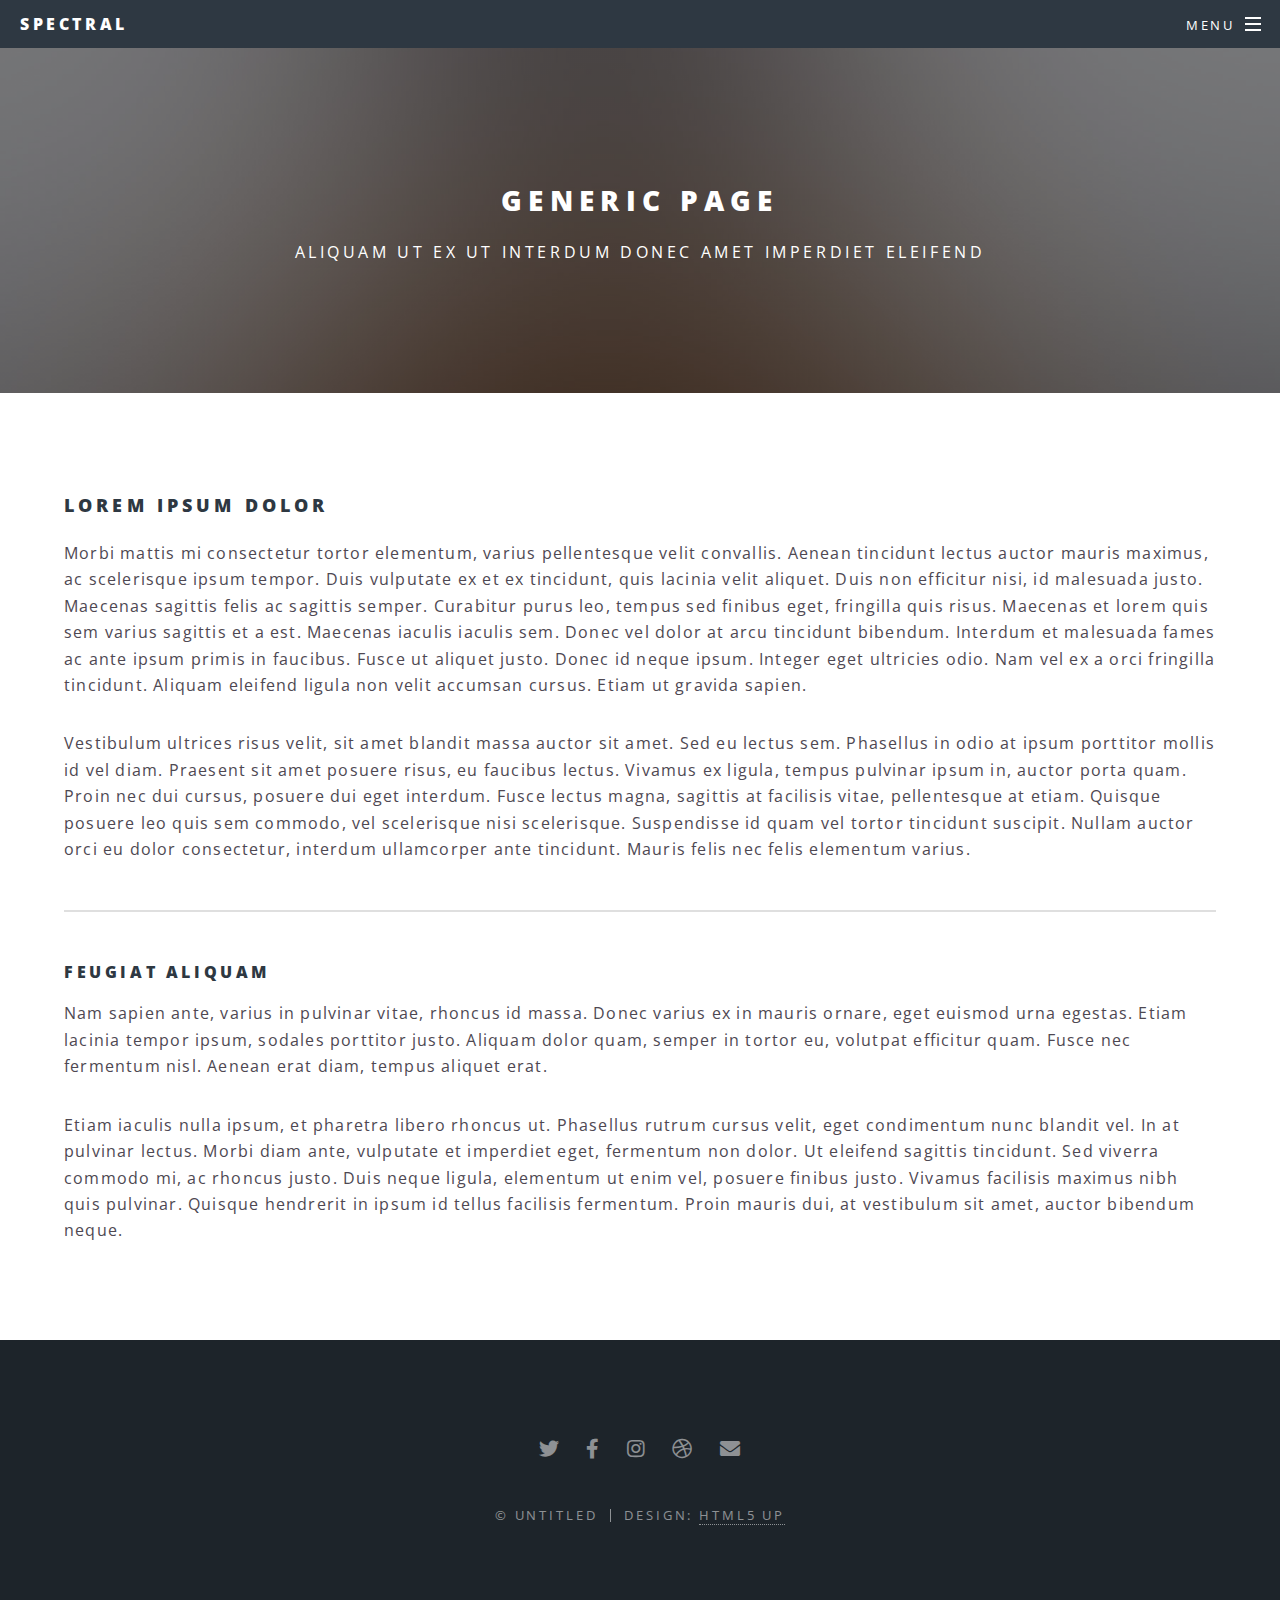
<file: html5up-spectral/generic.html>
<!DOCTYPE HTML>
<!--
	Spectral by HTML5 UP
	html5up.net | @ajlkn
	Free for personal and commercial use under the CCA 3.0 license (html5up.net/license)
-->
<html>
	<head>
		<title>Generic - Spectral by HTML5 UP</title>
		<meta charset="utf-8" />
		<meta name="viewport" content="width=device-width, initial-scale=1, user-scalable=no" />
		<link rel="stylesheet" href="assets/css/main.css" />
		<noscript><link rel="stylesheet" href="assets/css/noscript.css" /></noscript>
	</head>
	<body class="is-preload">

		<!-- Page Wrapper -->
			<div id="page-wrapper">

				<!-- Header -->
					<header id="header">
						<h1><a href="index.html">Spectral</a></h1>
						<nav id="nav">
							<ul>
								<li class="special">
									<a href="#menu" class="menuToggle"><span>Menu</span></a>
									<div id="menu">
										<ul>
											<li><a href="index.html">Home</a></li>
											<li><a href="generic.html">Generic</a></li>
											<li><a href="elements.html">Elements</a></li>
											<li><a href="#">Sign Up</a></li>
											<li><a href="#">Log In</a></li>
										</ul>
									</div>
								</li>
							</ul>
						</nav>
					</header>

				<!-- Main -->
					<article id="main">
						<header>
							<h2>Generic Page</h2>
							<p>Aliquam ut ex ut interdum donec amet imperdiet eleifend</p>
						</header>
						<section class="wrapper style5">
							<div class="inner">

								<h3>Lorem ipsum dolor</h3>
								<p>Morbi mattis mi consectetur tortor elementum, varius pellentesque velit convallis. Aenean tincidunt lectus auctor mauris maximus, ac scelerisque ipsum tempor. Duis vulputate ex et ex tincidunt, quis lacinia velit aliquet. Duis non efficitur nisi, id malesuada justo. Maecenas sagittis felis ac sagittis semper. Curabitur purus leo, tempus sed finibus eget, fringilla quis risus. Maecenas et lorem quis sem varius sagittis et a est. Maecenas iaculis iaculis sem. Donec vel dolor at arcu tincidunt bibendum. Interdum et malesuada fames ac ante ipsum primis in faucibus. Fusce ut aliquet justo. Donec id neque ipsum. Integer eget ultricies odio. Nam vel ex a orci fringilla tincidunt. Aliquam eleifend ligula non velit accumsan cursus. Etiam ut gravida sapien.</p>

								<p>Vestibulum ultrices risus velit, sit amet blandit massa auctor sit amet. Sed eu lectus sem. Phasellus in odio at ipsum porttitor mollis id vel diam. Praesent sit amet posuere risus, eu faucibus lectus. Vivamus ex ligula, tempus pulvinar ipsum in, auctor porta quam. Proin nec dui cursus, posuere dui eget interdum. Fusce lectus magna, sagittis at facilisis vitae, pellentesque at etiam. Quisque posuere leo quis sem commodo, vel scelerisque nisi scelerisque. Suspendisse id quam vel tortor tincidunt suscipit. Nullam auctor orci eu dolor consectetur, interdum ullamcorper ante tincidunt. Mauris felis nec felis elementum varius.</p>

								<hr />

								<h4>Feugiat aliquam</h4>
								<p>Nam sapien ante, varius in pulvinar vitae, rhoncus id massa. Donec varius ex in mauris ornare, eget euismod urna egestas. Etiam lacinia tempor ipsum, sodales porttitor justo. Aliquam dolor quam, semper in tortor eu, volutpat efficitur quam. Fusce nec fermentum nisl. Aenean erat diam, tempus aliquet erat.</p>

								<p>Etiam iaculis nulla ipsum, et pharetra libero rhoncus ut. Phasellus rutrum cursus velit, eget condimentum nunc blandit vel. In at pulvinar lectus. Morbi diam ante, vulputate et imperdiet eget, fermentum non dolor. Ut eleifend sagittis tincidunt. Sed viverra commodo mi, ac rhoncus justo. Duis neque ligula, elementum ut enim vel, posuere finibus justo. Vivamus facilisis maximus nibh quis pulvinar. Quisque hendrerit in ipsum id tellus facilisis fermentum. Proin mauris dui, at vestibulum sit amet, auctor bibendum neque.</p>

							</div>
						</section>
					</article>

				<!-- Footer -->
					<footer id="footer">
						<ul class="icons">
							<li><a href="#" class="icon brands fa-twitter"><span class="label">Twitter</span></a></li>
							<li><a href="#" class="icon brands fa-facebook-f"><span class="label">Facebook</span></a></li>
							<li><a href="#" class="icon brands fa-instagram"><span class="label">Instagram</span></a></li>
							<li><a href="#" class="icon brands fa-dribbble"><span class="label">Dribbble</span></a></li>
							<li><a href="#" class="icon solid fa-envelope"><span class="label">Email</span></a></li>
						</ul>
						<ul class="copyright">
							<li>&copy; Untitled</li><li>Design: <a href="http://html5up.net">HTML5 UP</a></li>
						</ul>
					</footer>

			</div>

		<!-- Scripts -->
			<script src="assets/js/jquery.min.js"></script>
			<script src="assets/js/jquery.scrollex.min.js"></script>
			<script src="assets/js/jquery.scrolly.min.js"></script>
			<script src="assets/js/browser.min.js"></script>
			<script src="assets/js/breakpoints.min.js"></script>
			<script src="assets/js/util.js"></script>
			<script src="assets/js/main.js"></script>

	</body>
</html>
</file>
<file: assets/css/noscript.css>
/*
	Spectral by HTML5 UP
	html5up.net | @ajlkn
	Free for personal and commercial use under the CCA 3.0 license (html5up.net/license)
*/

/* Banner */

	body.is-preload #banner h2 {
		-moz-transform: none;
		-webkit-transform: none;
		-ms-transform: none;
		transform: none;
		opacity: 1;
	}

		body.is-preload #banner h2:before, body.is-preload #banner h2:after {
			width: 100%;
		}

	body.is-preload #banner .more {
		-moz-transform: none;
		-webkit-transform: none;
		-ms-transform: none;
		transform: none;
		opacity: 1;
	}

	body.is-preload #banner:after {
		opacity: 0;
	}
</file>
<file: html5up-spectral/assets/css/noscript.css>
/*
	Spectral by HTML5 UP
	html5up.net | @ajlkn
	Free for personal and commercial use under the CCA 3.0 license (html5up.net/license)
*/

/* Banner */

	body.is-preload #banner h2 {
		-moz-transform: none;
		-webkit-transform: none;
		-ms-transform: none;
		transform: none;
		opacity: 1;
	}

		body.is-preload #banner h2:before, body.is-preload #banner h2:after {
			width: 100%;
		}

	body.is-preload #banner .more {
		-moz-transform: none;
		-webkit-transform: none;
		-ms-transform: none;
		transform: none;
		opacity: 1;
	}

	body.is-preload #banner:after {
		opacity: 0;
	}
</file>
<file: assets/css/main.css>
@import url(fontawesome-all.min.css);
@import url("https://fonts.googleapis.com/css?family=Open+Sans:400,400italic,600,600italic,800,800italic");

/*
	Spectral by HTML5 UP
	html5up.net | @ajlkn
	Free for personal and commercial use under the CCA 3.0 license (html5up.net/license)
*/

html, body, div, span, applet, object,
iframe, h1, h2, h3, h4, h5, h6, p, blockquote,
pre, a, abbr, acronym, address, big, cite,
code, del, dfn, em, img, ins, kbd, q, s, samp,
small, strike, strong, sub, sup, tt, var, b,
u, i, center, dl, dt, dd, ol, ul, li, fieldset,
form, label, legend, table, caption, tbody,
tfoot, thead, tr, th, td, article, aside,
canvas, details, embed, figure, figcaption,
footer, header, hgroup, menu, nav, output, ruby,
section, summary, time, mark, audio, video {
	margin: 0;
	padding: 0;
	border: 0;
	font-size: 100%;
	font: inherit;
	vertical-align: baseline;}

article, aside, details, figcaption, figure,
footer, header, hgroup, menu, nav, section {
	display: block;}

body {
	line-height: 1;
}

ol, ul {
	list-style: none;
}

blockquote, q {
	quotes: none;
}

	blockquote:before, blockquote:after, q:before, q:after {
		content: '';
		content: none;
	}

table {
	border-collapse: collapse;
	border-spacing: 0;
}

body {
	-webkit-text-size-adjust: none;
}

mark {
	background-color: transparent;
	color: inherit;
}

input::-moz-focus-inner {
	border: 0;
	padding: 0;
}

input, select, textarea {
	-moz-appearance: none;
	-webkit-appearance: none;
	-ms-appearance: none;
	appearance: none;
}

/* Basic */

	@-ms-viewport {
		width: device-width;
	}

	html {
		box-sizing: border-box;
	}

	*, *:before, *:after {
		box-sizing: inherit;
	}

	body {
		background: #2e3842;
	}

		body.is-preload *, body.is-preload *:before, body.is-preload *:after {
			-moz-animation: none !important;
			-webkit-animation: none !important;
			-ms-animation: none !important;
			animation: none !important;
			-moz-transition: none !important;
			-webkit-transition: none !important;
			-ms-transition: none !important;
			transition: none !important;
		}

	body, input, select, textarea {
		color: #fff;
		font-family: "Open Sans", Helvetica, sans-serif;
		font-size: 15pt;
		font-weight: 400;
		letter-spacing: 0.075em;
		line-height: 1.65em;
	}

		@media screen and (max-width: 1680px) {

			body, input, select, textarea {
				font-size: 13pt;
			}

		}

		@media screen and (max-width: 1280px) {

			body, input, select, textarea {
				font-size: 12pt;
			}

		}

		@media screen and (max-width: 736px) {

			body, input, select, textarea {
				font-size: 11pt;
				letter-spacing: 0.0375em;
			}

		}

	a {
		-moz-transition: color 0.2s ease, border-bottom-color 0.2s ease;
		-webkit-transition: color 0.2s ease, border-bottom-color 0.2s ease;
		-ms-transition: color 0.2s ease, border-bottom-color 0.2s ease;
		transition: color 0.2s ease, border-bottom-color 0.2s ease;
		border-bottom: dotted 1px;
		color: inherit;
		text-decoration: none;
	}

		a:hover {
			border-bottom-color: transparent;
		}

	strong, b {
		color: #fff;
		font-weight: 600;
	}

	em, i {
		font-style: italic;
	}

	p {
		margin: 0 0 2em 0;
	}

	h1, h2, h3, h4, h5, h6 {
		color: #fff;
		font-weight: 800;
		letter-spacing: 0.225em;
		line-height: 1em;
		margin: 0 0 1em 0;
		text-transform: uppercase;
	}

		h1 a, h2 a, h3 a, h4 a, h5 a, h6 a {
			color: inherit;
			text-decoration: none;
		}

	h2 {
		font-size: 1.35em;
		line-height: 1.75em;
	}

		@media screen and (max-width: 736px) {

			h2 {
				font-size: 1.1em;
				line-height: 1.65em;
			}

		}

	h3 {
		font-size: 1.15em;
		line-height: 1.75em;
	}

		@media screen and (max-width: 736px) {

			h3 {
				font-size: 1em;
				line-height: 1.65em;
			}

		}

	h4 {
		font-size: 1em;
		line-height: 1.5em;
	}

	h5 {
		font-size: 0.8em;
		line-height: 1.5em;
	}

	h6 {
		font-size: 0.7em;
		line-height: 1.5em;
	}

	sub {
		font-size: 0.8em;
		position: relative;
		top: 0.5em;
	}

	sup {
		font-size: 0.8em;
		position: relative;
		top: -0.5em;
	}

	hr {
		border: 0;
		border-bottom: solid 2px #fff;
		margin: 3em 0;
	}

		hr.major {
			margin: 4.5em 0;
		}

	blockquote {
		border-left: solid 4px #fff;
		font-style: italic;
		margin: 0 0 2em 0;
		padding: 0.5em 0 0.5em 2em;
	}

	code {
		background: rgba(144, 144, 144, 0.25);
		border-radius: 3px;
		font-family: "Courier New", monospace;
		font-size: 0.9em;
		letter-spacing: 0;
		margin: 0 0.25em;
		padding: 0.25em 0.65em;
	}

	pre {
		-webkit-overflow-scrolling: touch;
		font-family: "Courier New", monospace;
		font-size: 0.9em;
		margin: 0 0 2em 0;
	}

		pre code {
			display: block;
			line-height: 1.75em;
			padding: 1em 1.5em;
			overflow-x: auto;
		}

	.align-left {
		text-align: left;
	}

	.align-center {
		text-align: center;
	}

	.align-right {
		text-align: right;
	}

/* Row */

	.row {
		display: flex;
		flex-wrap: wrap;
		box-sizing: border-box;
		align-items: stretch;
	}

		.row > * {
			box-sizing: border-box;
		}

		.row.gtr-uniform > * > :last-child {
			margin-bottom: 0;
		}

		.row.aln-left {
			justify-content: flex-start;
		}

		.row.aln-center {
			justify-content: center;
		}

		.row.aln-right {
			justify-content: flex-end;
		}

		.row.aln-top {
			align-items: flex-start;
		}

		.row.aln-middle {
			align-items: center;
		}

		.row.aln-bottom {
			align-items: flex-end;
		}

		.row > .imp {
			order: -1;
		}

		.row > .col-1 {
			width: 8.33333%;
		}

		.row > .off-1 {
			margin-left: 8.33333%;
		}

		.row > .col-2 {
			width: 16.66667%;
		}

		.row > .off-2 {
			margin-left: 16.66667%;
		}

		.row > .col-3 {
			width: 25%;
		}

		.row > .off-3 {
			margin-left: 25%;
		}

		.row > .col-4 {
			width: 33.33333%;
		}

		.row > .off-4 {
			margin-left: 33.33333%;
		}

		.row > .col-5 {
			width: 41.66667%;
		}

		.row > .off-5 {
			margin-left: 41.66667%;
		}

		.row > .col-6 {
			width: 50%;
		}

		.row > .off-6 {
			margin-left: 50%;
		}

		.row > .col-7 {
			width: 58.33333%;
		}

		.row > .off-7 {
			margin-left: 58.33333%;
		}

		.row > .col-8 {
			width: 66.66667%;
		}

		.row > .off-8 {
			margin-left: 66.66667%;
		}

		.row > .col-9 {
			width: 75%;
		}

		.row > .off-9 {
			margin-left: 75%;
		}

		.row > .col-10 {
			width: 83.33333%;
		}

		.row > .off-10 {
			margin-left: 83.33333%;
		}

		.row > .col-11 {
			width: 91.66667%;
		}

		.row > .off-11 {
			margin-left: 91.66667%;
		}

		.row > .col-12 {
			width: 100%;
		}

		.row > .off-12 {
			margin-left: 100%;
		}

		.row.gtr-0 {
			margin-top: 0;
			margin-left: 0em;
		}

			.row.gtr-0 > * {
				padding: 0 0 0 0em;
			}

			.row.gtr-0.gtr-uniform {
				margin-top: 0em;
			}

				.row.gtr-0.gtr-uniform > * {
					padding-top: 0em;
				}

		.row.gtr-25 {
			margin-top: 0;
			margin-left: -0.375em;
		}

			.row.gtr-25 > * {
				padding: 0 0 0 0.375em;
			}

			.row.gtr-25.gtr-uniform {
				margin-top: -0.375em;
			}

				.row.gtr-25.gtr-uniform > * {
					padding-top: 0.375em;
				}

		.row.gtr-50 {
			margin-top: 0;
			margin-left: -0.75em;
		}

			.row.gtr-50 > * {
				padding: 0 0 0 0.75em;
			}

			.row.gtr-50.gtr-uniform {
				margin-top: -0.75em;
			}

				.row.gtr-50.gtr-uniform > * {
					padding-top: 0.75em;
				}

		.row {
			margin-top: 0;
			margin-left: -1.5em;
		}

			.row > * {
				padding: 0 0 0 1.5em;
			}

			.row.gtr-uniform {
				margin-top: -1.5em;
			}

				.row.gtr-uniform > * {
					padding-top: 1.5em;
				}

		.row.gtr-150 {
			margin-top: 0;
			margin-left: -2.25em;
		}

			.row.gtr-150 > * {
				padding: 0 0 0 2.25em;
			}

			.row.gtr-150.gtr-uniform {
				margin-top: -2.25em;
			}

				.row.gtr-150.gtr-uniform > * {
					padding-top: 2.25em;
				}

		.row.gtr-200 {
			margin-top: 0;
			margin-left: -3em;
		}

			.row.gtr-200 > * {
				padding: 0 0 0 3em;
			}

			.row.gtr-200.gtr-uniform {
				margin-top: -3em;
			}

				.row.gtr-200.gtr-uniform > * {
					padding-top: 3em;
				}

		@media screen and (max-width: 1680px) {

			.row {
				display: flex;
				flex-wrap: wrap;
				box-sizing: border-box;
				align-items: stretch;
			}

				.row > * {
					box-sizing: border-box;
				}

				.row.gtr-uniform > * > :last-child {
					margin-bottom: 0;
				}

				.row.aln-left {
					justify-content: flex-start;
				}

				.row.aln-center {
					justify-content: center;
				}

				.row.aln-right {
					justify-content: flex-end;
				}

				.row.aln-top {
					align-items: flex-start;
				}

				.row.aln-middle {
					align-items: center;
				}

				.row.aln-bottom {
					align-items: flex-end;
				}

				.row > .imp-xlarge {
					order: -1;
				}

				.row > .col-1-xlarge {
					width: 8.33333%;
				}

				.row > .off-1-xlarge {
					margin-left: 8.33333%;
				}

				.row > .col-2-xlarge {
					width: 16.66667%;
				}

				.row > .off-2-xlarge {
					margin-left: 16.66667%;
				}

				.row > .col-3-xlarge {
					width: 25%;
				}

				.row > .off-3-xlarge {
					margin-left: 25%;
				}

				.row > .col-4-xlarge {
					width: 33.33333%;
				}

				.row > .off-4-xlarge {
					margin-left: 33.33333%;
				}

				.row > .col-5-xlarge {
					width: 41.66667%;
				}

				.row > .off-5-xlarge {
					margin-left: 41.66667%;
				}

				.row > .col-6-xlarge {
					width: 50%;
				}

				.row > .off-6-xlarge {
					margin-left: 50%;
				}

				.row > .col-7-xlarge {
					width: 58.33333%;
				}

				.row > .off-7-xlarge {
					margin-left: 58.33333%;
				}

				.row > .col-8-xlarge {
					width: 66.66667%;
				}

				.row > .off-8-xlarge {
					margin-left: 66.66667%;
				}

				.row > .col-9-xlarge {
					width: 75%;
				}

				.row > .off-9-xlarge {
					margin-left: 75%;
				}

				.row > .col-10-xlarge {
					width: 83.33333%;
				}

				.row > .off-10-xlarge {
					margin-left: 83.33333%;
				}

				.row > .col-11-xlarge {
					width: 91.66667%;
				}

				.row > .off-11-xlarge {
					margin-left: 91.66667%;
				}

				.row > .col-12-xlarge {
					width: 100%;
				}

				.row > .off-12-xlarge {
					margin-left: 100%;
				}

				.row.gtr-0 {
					margin-top: 0;
					margin-left: 0em;
				}

					.row.gtr-0 > * {
						padding: 0 0 0 0em;
					}

					.row.gtr-0.gtr-uniform {
						margin-top: 0em;
					}

						.row.gtr-0.gtr-uniform > * {
							padding-top: 0em;
						}

				.row.gtr-25 {
					margin-top: 0;
					margin-left: -0.375em;
				}

					.row.gtr-25 > * {
						padding: 0 0 0 0.375em;
					}

					.row.gtr-25.gtr-uniform {
						margin-top: -0.375em;
					}

						.row.gtr-25.gtr-uniform > * {
							padding-top: 0.375em;
						}

				.row.gtr-50 {
					margin-top: 0;
					margin-left: -0.75em;
				}

					.row.gtr-50 > * {
						padding: 0 0 0 0.75em;
					}

					.row.gtr-50.gtr-uniform {
						margin-top: -0.75em;
					}

						.row.gtr-50.gtr-uniform > * {
							padding-top: 0.75em;
						}

				.row {
					margin-top: 0;
					margin-left: -1.5em;
				}

					.row > * {
						padding: 0 0 0 1.5em;
					}

					.row.gtr-uniform {
						margin-top: -1.5em;
					}

						.row.gtr-uniform > * {
							padding-top: 1.5em;
						}

				.row.gtr-150 {
					margin-top: 0;
					margin-left: -2.25em;
				}

					.row.gtr-150 > * {
						padding: 0 0 0 2.25em;
					}

					.row.gtr-150.gtr-uniform {
						margin-top: -2.25em;
					}

						.row.gtr-150.gtr-uniform > * {
							padding-top: 2.25em;
						}

				.row.gtr-200 {
					margin-top: 0;
					margin-left: -3em;
				}

					.row.gtr-200 > * {
						padding: 0 0 0 3em;
					}

					.row.gtr-200.gtr-uniform {
						margin-top: -3em;
					}

						.row.gtr-200.gtr-uniform > * {
							padding-top: 3em;
						}

		}

		@media screen and (max-width: 1280px) {

			.row {
				display: flex;
				flex-wrap: wrap;
				box-sizing: border-box;
				align-items: stretch;
			}

				.row > * {
					box-sizing: border-box;
				}

				.row.gtr-uniform > * > :last-child {
					margin-bottom: 0;
				}

				.row.aln-left {
					justify-content: flex-start;
				}

				.row.aln-center {
					justify-content: center;
				}

				.row.aln-right {
					justify-content: flex-end;
				}

				.row.aln-top {
					align-items: flex-start;
				}

				.row.aln-middle {
					align-items: center;
				}

				.row.aln-bottom {
					align-items: flex-end;
				}

				.row > .imp-large {
					order: -1;
				}

				.row > .col-1-large {
					width: 8.33333%;
				}

				.row > .off-1-large {
					margin-left: 8.33333%;
				}

				.row > .col-2-large {
					width: 16.66667%;
				}

				.row > .off-2-large {
					margin-left: 16.66667%;
				}

				.row > .col-3-large {
					width: 25%;
				}

				.row > .off-3-large {
					margin-left: 25%;
				}

				.row > .col-4-large {
					width: 33.33333%;
				}

				.row > .off-4-large {
					margin-left: 33.33333%;
				}

				.row > .col-5-large {
					width: 41.66667%;
				}

				.row > .off-5-large {
					margin-left: 41.66667%;
				}

				.row > .col-6-large {
					width: 50%;
				}

				.row > .off-6-large {
					margin-left: 50%;
				}

				.row > .col-7-large {
					width: 58.33333%;
				}

				.row > .off-7-large {
					margin-left: 58.33333%;
				}

				.row > .col-8-large {
					width: 66.66667%;
				}

				.row > .off-8-large {
					margin-left: 66.66667%;
				}

				.row > .col-9-large {
					width: 75%;
				}

				.row > .off-9-large {
					margin-left: 75%;
				}

				.row > .col-10-large {
					width: 83.33333%;
				}

				.row > .off-10-large {
					margin-left: 83.33333%;
				}

				.row > .col-11-large {
					width: 91.66667%;
				}

				.row > .off-11-large {
					margin-left: 91.66667%;
				}

				.row > .col-12-large {
					width: 100%;
				}

				.row > .off-12-large {
					margin-left: 100%;
				}

				.row.gtr-0 {
					margin-top: 0;
					margin-left: 0em;
				}

					.row.gtr-0 > * {
						padding: 0 0 0 0em;
					}

					.row.gtr-0.gtr-uniform {
						margin-top: 0em;
					}

						.row.gtr-0.gtr-uniform > * {
							padding-top: 0em;
						}

				.row.gtr-25 {
					margin-top: 0;
					margin-left: -0.375em;
				}

					.row.gtr-25 > * {
						padding: 0 0 0 0.375em;
					}

					.row.gtr-25.gtr-uniform {
						margin-top: -0.375em;
					}

						.row.gtr-25.gtr-uniform > * {
							padding-top: 0.375em;
						}

				.row.gtr-50 {
					margin-top: 0;
					margin-left: -0.75em;
				}

					.row.gtr-50 > * {
						padding: 0 0 0 0.75em;
					}

					.row.gtr-50.gtr-uniform {
						margin-top: -0.75em;
					}

						.row.gtr-50.gtr-uniform > * {
							padding-top: 0.75em;
						}

				.row {
					margin-top: 0;
					margin-left: -1.5em;
				}

					.row > * {
						padding: 0 0 0 1.5em;
					}

					.row.gtr-uniform {
						margin-top: -1.5em;
					}

						.row.gtr-uniform > * {
							padding-top: 1.5em;
						}

				.row.gtr-150 {
					margin-top: 0;
					margin-left: -2.25em;
				}

					.row.gtr-150 > * {
						padding: 0 0 0 2.25em;
					}

					.row.gtr-150.gtr-uniform {
						margin-top: -2.25em;
					}

						.row.gtr-150.gtr-uniform > * {
							padding-top: 2.25em;
						}

				.row.gtr-200 {
					margin-top: 0;
					margin-left: -3em;
				}

					.row.gtr-200 > * {
						padding: 0 0 0 3em;
					}

					.row.gtr-200.gtr-uniform {
						margin-top: -3em;
					}

						.row.gtr-200.gtr-uniform > * {
							padding-top: 3em;
						}

		}

		@media screen and (max-width: 980px) {

			.row {
				display: flex;
				flex-wrap: wrap;
				box-sizing: border-box;
				align-items: stretch;
			}

				.row > * {
					box-sizing: border-box;
				}

				.row.gtr-uniform > * > :last-child {
					margin-bottom: 0;
				}

				.row.aln-left {
					justify-content: flex-start;
				}

				.row.aln-center {
					justify-content: center;
				}

				.row.aln-right {
					justify-content: flex-end;
				}

				.row.aln-top {
					align-items: flex-start;
				}

				.row.aln-middle {
					align-items: center;
				}

				.row.aln-bottom {
					align-items: flex-end;
				}

				.row > .imp-medium {
					order: -1;
				}

				.row > .col-1-medium {
					width: 8.33333%;
				}

				.row > .off-1-medium {
					margin-left: 8.33333%;
				}

				.row > .col-2-medium {
					width: 16.66667%;
				}

				.row > .off-2-medium {
					margin-left: 16.66667%;
				}

				.row > .col-3-medium {
					width: 25%;
				}

				.row > .off-3-medium {
					margin-left: 25%;
				}

				.row > .col-4-medium {
					width: 33.33333%;
				}

				.row > .off-4-medium {
					margin-left: 33.33333%;
				}

				.row > .col-5-medium {
					width: 41.66667%;
				}

				.row > .off-5-medium {
					margin-left: 41.66667%;
				}

				.row > .col-6-medium {
					width: 50%;
				}

				.row > .off-6-medium {
					margin-left: 50%;
				}

				.row > .col-7-medium {
					width: 58.33333%;
				}

				.row > .off-7-medium {
					margin-left: 58.33333%;
				}

				.row > .col-8-medium {
					width: 66.66667%;
				}

				.row > .off-8-medium {
					margin-left: 66.66667%;
				}

				.row > .col-9-medium {
					width: 75%;
				}

				.row > .off-9-medium {
					margin-left: 75%;
				}

				.row > .col-10-medium {
					width: 83.33333%;
				}

				.row > .off-10-medium {
					margin-left: 83.33333%;
				}

				.row > .col-11-medium {
					width: 91.66667%;
				}

				.row > .off-11-medium {
					margin-left: 91.66667%;
				}

				.row > .col-12-medium {
					width: 100%;
				}

				.row > .off-12-medium {
					margin-left: 100%;
				}

				.row.gtr-0 {
					margin-top: 0;
					margin-left: 0em;
				}

					.row.gtr-0 > * {
						padding: 0 0 0 0em;
					}

					.row.gtr-0.gtr-uniform {
						margin-top: 0em;
					}

						.row.gtr-0.gtr-uniform > * {
							padding-top: 0em;
						}

				.row.gtr-25 {
					margin-top: 0;
					margin-left: -0.375em;
				}

					.row.gtr-25 > * {
						padding: 0 0 0 0.375em;
					}

					.row.gtr-25.gtr-uniform {
						margin-top: -0.375em;
					}

						.row.gtr-25.gtr-uniform > * {
							padding-top: 0.375em;
						}

				.row.gtr-50 {
					margin-top: 0;
					margin-left: -0.75em;
				}

					.row.gtr-50 > * {
						padding: 0 0 0 0.75em;
					}

					.row.gtr-50.gtr-uniform {
						margin-top: -0.75em;
					}

						.row.gtr-50.gtr-uniform > * {
							padding-top: 0.75em;
						}

				.row {
					margin-top: 0;
					margin-left: -1.5em;
				}

					.row > * {
						padding: 0 0 0 1.5em;
					}

					.row.gtr-uniform {
						margin-top: -1.5em;
					}

						.row.gtr-uniform > * {
							padding-top: 1.5em;
						}

				.row.gtr-150 {
					margin-top: 0;
					margin-left: -2.25em;
				}

					.row.gtr-150 > * {
						padding: 0 0 0 2.25em;
					}

					.row.gtr-150.gtr-uniform {
						margin-top: -2.25em;
					}

						.row.gtr-150.gtr-uniform > * {
							padding-top: 2.25em;
						}

				.row.gtr-200 {
					margin-top: 0;
					margin-left: -3em;
				}

					.row.gtr-200 > * {
						padding: 0 0 0 3em;
					}

					.row.gtr-200.gtr-uniform {
						margin-top: -3em;
					}

						.row.gtr-200.gtr-uniform > * {
							padding-top: 3em;
						}

		}

		@media screen and (max-width: 736px) {

			.row {
				display: flex;
				flex-wrap: wrap;
				box-sizing: border-box;
				align-items: stretch;
			}

				.row > * {
					box-sizing: border-box;
				}

				.row.gtr-uniform > * > :last-child {
					margin-bottom: 0;
				}

				.row.aln-left {
					justify-content: flex-start;
				}

				.row.aln-center {
					justify-content: center;
				}

				.row.aln-right {
					justify-content: flex-end;
				}

				.row.aln-top {
					align-items: flex-start;
				}

				.row.aln-middle {
					align-items: center;
				}

				.row.aln-bottom {
					align-items: flex-end;
				}

				.row > .imp-small {
					order: -1;
				}

				.row > .col-1-small {
					width: 8.33333%;
				}

				.row > .off-1-small {
					margin-left: 8.33333%;
				}

				.row > .col-2-small {
					width: 16.66667%;
				}

				.row > .off-2-small {
					margin-left: 16.66667%;
				}

				.row > .col-3-small {
					width: 25%;
				}

				.row > .off-3-small {
					margin-left: 25%;
				}

				.row > .col-4-small {
					width: 33.33333%;
				}

				.row > .off-4-small {
					margin-left: 33.33333%;
				}

				.row > .col-5-small {
					width: 41.66667%;
				}

				.row > .off-5-small {
					margin-left: 41.66667%;
				}

				.row > .col-6-small {
					width: 50%;
				}

				.row > .off-6-small {
					margin-left: 50%;
				}

				.row > .col-7-small {
					width: 58.33333%;
				}

				.row > .off-7-small {
					margin-left: 58.33333%;
				}

				.row > .col-8-small {
					width: 66.66667%;
				}

				.row > .off-8-small {
					margin-left: 66.66667%;
				}

				.row > .col-9-small {
					width: 75%;
				}

				.row > .off-9-small {
					margin-left: 75%;
				}

				.row > .col-10-small {
					width: 83.33333%;
				}

				.row > .off-10-small {
					margin-left: 83.33333%;
				}

				.row > .col-11-small {
					width: 91.66667%;
				}

				.row > .off-11-small {
					margin-left: 91.66667%;
				}

				.row > .col-12-small {
					width: 100%;
				}

				.row > .off-12-small {
					margin-left: 100%;
				}

				.row.gtr-0 {
					margin-top: 0;
					margin-left: 0em;
				}

					.row.gtr-0 > * {
						padding: 0 0 0 0em;
					}

					.row.gtr-0.gtr-uniform {
						margin-top: 0em;
					}

						.row.gtr-0.gtr-uniform > * {
							padding-top: 0em;
						}

				.row.gtr-25 {
					margin-top: 0;
					margin-left: -0.375em;
				}

					.row.gtr-25 > * {
						padding: 0 0 0 0.375em;
					}

					.row.gtr-25.gtr-uniform {
						margin-top: -0.375em;
					}

						.row.gtr-25.gtr-uniform > * {
							padding-top: 0.375em;
						}

				.row.gtr-50 {
					margin-top: 0;
					margin-left: -0.75em;
				}

					.row.gtr-50 > * {
						padding: 0 0 0 0.75em;
					}

					.row.gtr-50.gtr-uniform {
						margin-top: -0.75em;
					}

						.row.gtr-50.gtr-uniform > * {
							padding-top: 0.75em;
						}

				.row {
					margin-top: 0;
					margin-left: -1.5em;
				}

					.row > * {
						padding: 0 0 0 1.5em;
					}

					.row.gtr-uniform {
						margin-top: -1.5em;
					}

						.row.gtr-uniform > * {
							padding-top: 1.5em;
						}

				.row.gtr-150 {
					margin-top: 0;
					margin-left: -2.25em;
				}

					.row.gtr-150 > * {
						padding: 0 0 0 2.25em;
					}

					.row.gtr-150.gtr-uniform {
						margin-top: -2.25em;
					}

						.row.gtr-150.gtr-uniform > * {
							padding-top: 2.25em;
						}

				.row.gtr-200 {
					margin-top: 0;
					margin-left: -3em;
				}

					.row.gtr-200 > * {
						padding: 0 0 0 3em;
					}

					.row.gtr-200.gtr-uniform {
						margin-top: -3em;
					}

						.row.gtr-200.gtr-uniform > * {
							padding-top: 3em;
						}

		}

		@media screen and (max-width: 480px) {

			.row {
				display: flex;
				flex-wrap: wrap;
				box-sizing: border-box;
				align-items: stretch;
			}

				.row > * {
					box-sizing: border-box;
				}

				.row.gtr-uniform > * > :last-child {
					margin-bottom: 0;
				}

				.row.aln-left {
					justify-content: flex-start;
				}

				.row.aln-center {
					justify-content: center;
				}

				.row.aln-right {
					justify-content: flex-end;
				}

				.row.aln-top {
					align-items: flex-start;
				}

				.row.aln-middle {
					align-items: center;
				}

				.row.aln-bottom {
					align-items: flex-end;
				}

				.row > .imp-xsmall {
					order: -1;
				}

				.row > .col-1-xsmall {
					width: 8.33333%;
				}

				.row > .off-1-xsmall {
					margin-left: 8.33333%;
				}

				.row > .col-2-xsmall {
					width: 16.66667%;
				}

				.row > .off-2-xsmall {
					margin-left: 16.66667%;
				}

				.row > .col-3-xsmall {
					width: 25%;
				}

				.row > .off-3-xsmall {
					margin-left: 25%;
				}

				.row > .col-4-xsmall {
					width: 33.33333%;
				}

				.row > .off-4-xsmall {
					margin-left: 33.33333%;
				}

				.row > .col-5-xsmall {
					width: 41.66667%;
				}

				.row > .off-5-xsmall {
					margin-left: 41.66667%;
				}

				.row > .col-6-xsmall {
					width: 50%;
				}

				.row > .off-6-xsmall {
					margin-left: 50%;
				}

				.row > .col-7-xsmall {
					width: 58.33333%;
				}

				.row > .off-7-xsmall {
					margin-left: 58.33333%;
				}

				.row > .col-8-xsmall {
					width: 66.66667%;
				}

				.row > .off-8-xsmall {
					margin-left: 66.66667%;
				}

				.row > .col-9-xsmall {
					width: 75%;
				}

				.row > .off-9-xsmall {
					margin-left: 75%;
				}

				.row > .col-10-xsmall {
					width: 83.33333%;
				}

				.row > .off-10-xsmall {
					margin-left: 83.33333%;
				}

				.row > .col-11-xsmall {
					width: 91.66667%;
				}

				.row > .off-11-xsmall {
					margin-left: 91.66667%;
				}

				.row > .col-12-xsmall {
					width: 100%;
				}

				.row > .off-12-xsmall {
					margin-left: 100%;
				}

				.row.gtr-0 {
					margin-top: 0;
					margin-left: 0em;
				}

					.row.gtr-0 > * {
						padding: 0 0 0 0em;
					}

					.row.gtr-0.gtr-uniform {
						margin-top: 0em;
					}

						.row.gtr-0.gtr-uniform > * {
							padding-top: 0em;
						}

				.row.gtr-25 {
					margin-top: 0;
					margin-left: -0.375em;
				}

					.row.gtr-25 > * {
						padding: 0 0 0 0.375em;
					}

					.row.gtr-25.gtr-uniform {
						margin-top: -0.375em;
					}

						.row.gtr-25.gtr-uniform > * {
							padding-top: 0.375em;
						}

				.row.gtr-50 {
					margin-top: 0;
					margin-left: -0.75em;
				}

					.row.gtr-50 > * {
						padding: 0 0 0 0.75em;
					}

					.row.gtr-50.gtr-uniform {
						margin-top: -0.75em;
					}

						.row.gtr-50.gtr-uniform > * {
							padding-top: 0.75em;
						}

				.row {
					margin-top: 0;
					margin-left: -1.5em;
				}

					.row > * {
						padding: 0 0 0 1.5em;
					}

					.row.gtr-uniform {
						margin-top: -1.5em;
					}

						.row.gtr-uniform > * {
							padding-top: 1.5em;
						}

				.row.gtr-150 {
					margin-top: 0;
					margin-left: -2.25em;
				}

					.row.gtr-150 > * {
						padding: 0 0 0 2.25em;
					}

					.row.gtr-150.gtr-uniform {
						margin-top: -2.25em;
					}

						.row.gtr-150.gtr-uniform > * {
							padding-top: 2.25em;
						}

				.row.gtr-200 {
					margin-top: 0;
					margin-left: -3em;
				}

					.row.gtr-200 > * {
						padding: 0 0 0 3em;
					}

					.row.gtr-200.gtr-uniform {
						margin-top: -3em;
					}

						.row.gtr-200.gtr-uniform > * {
							padding-top: 3em;
						}

		}

/* Section/Article */

	section.special, article.special {
		text-align: center;
	}

	header p {
		color: rgba(255, 255, 255, 0.5);
		position: relative;
		top: -0.25em;
	}

	header h3 + p {
		font-size: 1.1em;
	}

	header h4 + p,
	header h5 + p,
	header h6 + p {
		font-size: 0.9em;
	}

	header.major {
		margin: 0 0 3.5em 0;
	}

		header.major h2, header.major h3, header.major h4, header.major h5, header.major h6 {
			border-bottom: solid 2px #fff;
			display: inline-block;
			padding-bottom: 1em;
			position: relative;
		}

			header.major h2:after, header.major h3:after, header.major h4:after, header.major h5:after, header.major h6:after {
				content: '';
				display: block;
				height: 1px;
			}

		header.major p {
			color: #fff;
			top: 0;
		}

		@media screen and (max-width: 736px) {

			header.major {
				margin: 0 0 2em 0;
			}

		}

	@media screen and (max-width: 980px) {

		header br {
			display: none;
		}

	}

/* Form */

	form {
		margin: 0 0 2em 0;
	}

	label {
		color: #fff;
		display: block;
		font-size: 0.9em;
		font-weight: 600;
		margin: 0 0 1em 0;
	}

	input[type="text"],
	input[type="password"],
	input[type="email"],
	select,
	textarea {
		-moz-appearance: none;
		-webkit-appearance: none;
		-ms-appearance: none;
		appearance: none;
		background-color: rgba(144, 144, 144, 0.25);
		border-radius: 3px;
		border: none;
		color: inherit;
		display: block;
		outline: 0;
		padding: 0 1em;
		text-decoration: none;
		width: 100%;
	}

		input[type="text"]:invalid,
		input[type="password"]:invalid,
		input[type="email"]:invalid,
		select:invalid,
		textarea:invalid {
			box-shadow: none;
		}

		input[type="text"]:focus,
		input[type="password"]:focus,
		input[type="email"]:focus,
		select:focus,
		textarea:focus {
			box-shadow: 0 0 0 2px #21b2a6;
		}

	select {
		background-size: 1.25em;
		background-repeat: no-repeat;
		background-position: calc(100% - 1em) center;
		height: 2.75em;
		padding-right: 2.75em;
		text-overflow: ellipsis;
	}

		select:focus::-ms-value {
			background-color: transparent;
		}

		select::-ms-expand {
			display: none;
		}

	input[type="text"],
	input[type="password"],
	input[type="email"],
	select {
		height: 2.75em;
	}

	textarea {
		padding: 0.75em 1em;
	}

	input[type="checkbox"],
	input[type="radio"] {
		-moz-appearance: none;
		-webkit-appearance: none;
		-ms-appearance: none;
		appearance: none;
		display: block;
		float: left;
		margin-right: -2em;
		opacity: 0;
		width: 1em;
		z-index: -1;
	}

		input[type="checkbox"] + label,
		input[type="radio"] + label {
			text-decoration: none;
			color: #fff;
			cursor: pointer;
			display: inline-block;
			font-size: 1em;
			font-weight: 400;
			padding-left: 2.4em;
			padding-right: 0.75em;
			position: relative;
		}

			input[type="checkbox"] + label:before,
			input[type="radio"] + label:before {
				-moz-osx-font-smoothing: grayscale;
				-webkit-font-smoothing: antialiased;
				display: inline-block;
				font-style: normal;
				font-variant: normal;
				text-rendering: auto;
				line-height: 1;
				text-transform: none !important;
				font-family: 'Font Awesome 5 Free';
				font-weight: 900;
			}

			input[type="checkbox"] + label:before,
			input[type="radio"] + label:before {
				background: rgba(144, 144, 144, 0.25);
				border-radius: 3px;
				content: '';
				display: inline-block;
				font-size: 0.8em;
				height: 2.0625em;
				left: 0;
				line-height: 2.0625em;
				position: absolute;
				text-align: center;
				top: 0;
				width: 2.0625em;
			}

		input[type="checkbox"]:checked + label:before,
		input[type="radio"]:checked + label:before {
			background: #2e3842;
			color: #fff;
			content: '\f00c';
		}

		input[type="checkbox"]:focus + label:before,
		input[type="radio"]:focus + label:before {
			box-shadow: 0 0 0 2px #21b2a6;
		}

	input[type="checkbox"] + label:before {
		border-radius: 3px;
	}

	input[type="radio"] + label:before {
		border-radius: 100%;
	}

	::-webkit-input-placeholder {
		color: rgba(255, 255, 255, 0.5) !important;
		opacity: 1.0;
	}

	:-moz-placeholder {
		color: rgba(255, 255, 255, 0.5) !important;
		opacity: 1.0;
	}

	::-moz-placeholder {
		color: rgba(255, 255, 255, 0.5) !important;
		opacity: 1.0;
	}

	:-ms-input-placeholder {
		color: rgba(255, 255, 255, 0.5) !important;
		opacity: 1.0;
	}

/* Box */

	.box {
		border-radius: 3px;
		border: solid 2px #fff;
		margin-bottom: 2em;
		padding: 1.5em;
	}

		.box > :last-child,
		.box > :last-child > :last-child,
		.box > :last-child > :last-child > :last-child {
			margin-bottom: 0;
		}

		.box.alt {
			border: 0;
			border-radius: 0;
			padding: 0;
		}

/* Icon */

	.icon {
		text-decoration: none;
		border-bottom: none;
		position: relative;
	}

		.icon:before {
			-moz-osx-font-smoothing: grayscale;
			-webkit-font-smoothing: antialiased;
			display: inline-block;
			font-style: normal;
			font-variant: normal;
			text-rendering: auto;
			line-height: 1;
			text-transform: none !important;
			font-family: 'Font Awesome 5 Free';
			font-weight: 400;
		}

		.icon > .label {
			display: none;
		}

		.icon:before {
			line-height: inherit;
		}

		.icon.solid:before {
			font-weight: 900;
		}

		.icon.brands:before {
			font-family: 'Font Awesome 5 Brands';
		}

		.icon.major {
			-moz-transform: rotate(-45deg);
			-webkit-transform: rotate(-45deg);
			-ms-transform: rotate(-45deg);
			transform: rotate(-45deg);
			border-radius: 3px;
			border: solid 2px #fff;
			display: inline-block;
			font-size: 1.35em;
			height: calc(3em + 2px);
			line-height: 3em;
			text-align: center;
			width: calc(3em + 2px);
		}

			.icon.major:before {
				-moz-transform: rotate(45deg);
				-webkit-transform: rotate(45deg);
				-ms-transform: rotate(45deg);
				transform: rotate(45deg);
				display: inline-block;
				font-size: 1.5em;
			}

			@media screen and (max-width: 736px) {

				.icon.major {
					font-size: 1em;
				}

			}

		.icon.style1 {
			color: #00ffcc;
		}

		.icon.style2 {
			color: #00f0ff;
		}

		.icon.style3 {
			color: #76ddff;
		}

/* Image */

	.image {
		border-radius: 3px;
		border: 0;
		display: inline-block;
		position: relative;
	}

		.image img {
			border-radius: 3px;
			display: block;
		}

		.image.left {
			float: left;
			margin: 0 2em 2em 0;
			top: 0.25em;
		}

		.image.right {
			float: right;
			margin: 0 0 2em 2em;
			top: 0.25em;
		}

		.image.left, .image.right {
			max-width: 40%;
		}

			.image.left img, .image.right img {
				width: 100%;
			}

		.image.fit {
			display: block;
			margin: 0 0 2em 0;
			width: 100%;
		}

			.image.fit img {
				width: 100%;
			}

/* List */

	ol {
		list-style: decimal;
		margin: 0 0 2em 0;
		padding-left: 1.25em;
	}

		ol li {
			padding-left: 0.25em;
		}

	ul {
		list-style: disc;
		margin: 0 0 2em 0;
		padding-left: 1em;
	}

		ul li {
			padding-left: 0.5em;
		}

		ul.alt {
			list-style: none;
			padding-left: 0;
		}

			ul.alt li {
				border-top: solid 1px #fff;
				padding: 0.5em 0;
			}

				ul.alt li:first-child {
					border-top: 0;
					padding-top: 0;
				}

	dl {
		margin: 0 0 2em 0;
	}

/* Actions */

	ul.actions {
		display: -moz-flex;
		display: -webkit-flex;
		display: -ms-flex;
		display: flex;
		cursor: default;
		list-style: none;
		margin-left: -1em;
		padding-left: 0;
	}

		ul.actions li {
			padding: 0 0 0 1em;
			vertical-align: middle;
		}

		ul.actions.special {
			-moz-justify-content: center;
			-webkit-justify-content: center;
			-ms-justify-content: center;
			justify-content: center;
			width: 100%;
			margin-left: 0;
		}

			ul.actions.special li:first-child {
				padding-left: 0;
			}

		ul.actions.stacked {
			-moz-flex-direction: column;
			-webkit-flex-direction: column;
			-ms-flex-direction: column;
			flex-direction: column;
			margin-left: 0;
		}

			ul.actions.stacked li {
				padding: 1em 0 0 0;
			}

				ul.actions.stacked li:first-child {
					padding-top: 0;
				}

		ul.actions.fit {
			width: calc(100% + 1em);
		}

			ul.actions.fit li {
				-moz-flex-grow: 1;
				-webkit-flex-grow: 1;
				-ms-flex-grow: 1;
				flex-grow: 1;
				-moz-flex-shrink: 1;
				-webkit-flex-shrink: 1;
				-ms-flex-shrink: 1;
				flex-shrink: 1;
				width: 100%;
			}

				ul.actions.fit li > * {
					width: 100%;
				}

			ul.actions.fit.stacked {
				width: 100%;
			}

		@media screen and (max-width: 480px) {

			ul.actions:not(.fixed) {
				-moz-flex-direction: column;
				-webkit-flex-direction: column;
				-ms-flex-direction: column;
				flex-direction: column;
				margin-left: 0;
				width: 100% !important;
			}

				ul.actions:not(.fixed) li {
					-moz-flex-grow: 1;
					-webkit-flex-grow: 1;
					-ms-flex-grow: 1;
					flex-grow: 1;
					-moz-flex-shrink: 1;
					-webkit-flex-shrink: 1;
					-ms-flex-shrink: 1;
					flex-shrink: 1;
					padding: 1em 0 0 0;
					text-align: center;
					width: 100%;
				}

					ul.actions:not(.fixed) li > * {
						width: 100%;
					}

					ul.actions:not(.fixed) li:first-child {
						padding-top: 0;
					}

					ul.actions:not(.fixed) li input[type="submit"],
					ul.actions:not(.fixed) li input[type="reset"],
					ul.actions:not(.fixed) li input[type="button"],
					ul.actions:not(.fixed) li button,
					ul.actions:not(.fixed) li .button {
						width: 100%;
					}

						ul.actions:not(.fixed) li input[type="submit"].icon:before,
						ul.actions:not(.fixed) li input[type="reset"].icon:before,
						ul.actions:not(.fixed) li input[type="button"].icon:before,
						ul.actions:not(.fixed) li button.icon:before,
						ul.actions:not(.fixed) li .button.icon:before {
							margin-left: -0.5em;
						}

		}

/* Icons */

	ul.icons {
		cursor: default;
		list-style: none;
		padding-left: 0;
	}

		ul.icons li {
			display: inline-block;
			padding: 0 1em 0 0;
		}

			ul.icons li:last-child {
				padding-right: 0 !important;
			}

		ul.icons.major {
			padding: 1em 0;
		}

			ul.icons.major li {
				padding-right: 3.5em;
			}

				@media screen and (max-width: 736px) {

					ul.icons.major li {
						padding: 0 1em !important;
					}

				}

/* Table */

	.table-wrapper {
		-webkit-overflow-scrolling: touch;
		overflow-x: auto;
	}

	table {
		margin: 0 0 2em 0;
		width: 100%;
	}

		table tbody tr {
			border: solid 1px #fff;
			border-left: 0;
			border-right: 0;
		}

			table tbody tr:nth-child(2n + 1) {
				background-color: rgba(144, 144, 144, 0.25);
			}

		table td {
			padding: 0.75em 0.75em;
		}

		table th {
			color: #fff;
			font-size: 0.9em;
			font-weight: 600;
			padding: 0 0.75em 0.75em 0.75em;
			text-align: left;
		}

		table thead {
			border-bottom: solid 2px #fff;
		}

		table tfoot {
			border-top: solid 2px #fff;
		}

		table.alt {
			border-collapse: separate;
		}

			table.alt tbody tr td {
				border: solid 1px #fff;
				border-left-width: 0;
				border-top-width: 0;
			}

				table.alt tbody tr td:first-child {
					border-left-width: 1px;
				}

			table.alt tbody tr:first-child td {
				border-top-width: 1px;
			}

			table.alt thead {
				border-bottom: 0;
			}

			table.alt tfoot {
				border-top: 0;
			}

/* Button */

	input[type="submit"],
	input[type="reset"],
	input[type="button"],
	button,
	.button {
		-moz-appearance: none;
		-webkit-appearance: none;
		-ms-appearance: none;
		appearance: none;
		-moz-transition: background-color 0.2s ease-in-out, color 0.2s ease-in-out;
		-webkit-transition: background-color 0.2s ease-in-out, color 0.2s ease-in-out;
		-ms-transition: background-color 0.2s ease-in-out, color 0.2s ease-in-out;
		transition: background-color 0.2s ease-in-out, color 0.2s ease-in-out;
		background-color: transparent;
		border-radius: 3px;
		border: 0;
		box-shadow: inset 0 0 0 2px #fff;
		color: #fff;
		cursor: pointer;
		display: inline-block;
		font-size: 0.8em;
		font-weight: 600;
		height: 3.125em;
		letter-spacing: 0.225em;
		line-height: 3.125em;
		max-width: 30em;
		padding: 0 2.75em;
		text-align: center;
		text-decoration: none;
		text-transform: uppercase;
		white-space: nowrap;
		overflow: hidden;
		text-overflow: ellipsis;
	}

		input[type="submit"]:hover,
		input[type="reset"]:hover,
		input[type="button"]:hover,
		button:hover,
		.button:hover {
			background-color: rgba(144, 144, 144, 0.25);
		}

		input[type="submit"]:active,
		input[type="reset"]:active,
		input[type="button"]:active,
		button:active,
		.button:active {
			background-color: rgba(144, 144, 144, 0.5);
		}

		input[type="submit"].icon:before,
		input[type="reset"].icon:before,
		input[type="button"].icon:before,
		button.icon:before,
		.button.icon:before {
			margin-right: 0.5em;
		}

		input[type="submit"].fit,
		input[type="reset"].fit,
		input[type="button"].fit,
		button.fit,
		.button.fit {
			width: 100%;
		}

		input[type="submit"].small,
		input[type="reset"].small,
		input[type="button"].small,
		button.small,
		.button.small {
			font-size: 0.8em;
		}

		input[type="submit"].large,
		input[type="reset"].large,
		input[type="button"].large,
		button.large,
		.button.large {
			font-size: 1.35em;
		}

		input[type="submit"].primary,
		input[type="reset"].primary,
		input[type="button"].primary,
		button.primary,
		.button.primary {
			background-color: #ed4933;
			box-shadow: none !important;
			color: #ffffff !important;
		}

			input[type="submit"].primary:hover,
			input[type="reset"].primary:hover,
			input[type="button"].primary:hover,
			button.primary:hover,
			.button.primary:hover {
				background-color: #ef5e4a !important;
			}

			input[type="submit"].primary:active,
			input[type="reset"].primary:active,
			input[type="button"].primary:active,
			button.primary:active,
			.button.primary:active {
				background-color: #eb341c !important;
			}

		input[type="submit"].disabled, input[type="submit"]:disabled,
		input[type="reset"].disabled,
		input[type="reset"]:disabled,
		input[type="button"].disabled,
		input[type="button"]:disabled,
		button.disabled,
		button:disabled,
		.button.disabled,
		.button:disabled {
			pointer-events: none;
			opacity: 0.25;
		}

		@media screen and (max-width: 736px) {

			input[type="submit"],
			input[type="reset"],
			input[type="button"],
			button,
			.button {
				height: 3.75em;
				line-height: 3.75em;
			}

		}

/* Features */

	.features {
		display: -moz-flex;
		display: -webkit-flex;
		display: -ms-flex;
		display: flex;
		-moz-flex-wrap: wrap;
		-webkit-flex-wrap: wrap;
		-ms-flex-wrap: wrap;
		flex-wrap: wrap;
		-moz-justify-content: center;
		-webkit-justify-content: center;
		-ms-justify-content: center;
		justify-content: center;
		list-style: none;
		padding: 0;
		width: 100%;
	}

		.features li {
			padding: 4em 4em 2em 6em ;
			display: block;
			position: relative;
			text-align: left;
			width: 50%;
		}

			.features li:nth-child(1) {
				background-color: rgba(0, 0, 0, 0.035);
			}

			.features li:nth-child(2) {
				background-color: rgba(0, 0, 0, 0.07);
			}

			.features li:nth-child(3) {
				background-color: rgba(0, 0, 0, 0.105);
			}

			.features li:nth-child(4) {
				background-color: rgba(0, 0, 0, 0.14);
			}

			.features li:nth-child(5) {
				background-color: rgba(0, 0, 0, 0.175);
			}

			.features li:nth-child(6) {
				background-color: rgba(0, 0, 0, 0.21);
			}

			.features li:nth-child(7) {
				background-color: rgba(0, 0, 0, 0.245);
			}

			.features li:nth-child(8) {
				background-color: rgba(0, 0, 0, 0.28);
			}

			.features li:nth-child(9) {
				background-color: rgba(0, 0, 0, 0.315);
			}

			.features li:nth-child(10) {
				background-color: rgba(0, 0, 0, 0.35);
			}

			.features li:before {
				display: block;
				color: #00ffcc;
				position: absolute;
				left: 1.75em;
				top: 2.75em;
				font-size: 1.5em;
			}

			.features li:nth-child(1) {
				border-top-left-radius: 3px;
			}

			.features li:nth-child(2) {
				border-top-right-radius: 3px;
			}

			.features li:nth-last-child(1) {
				border-bottom-right-radius: 3px;
			}

			.features li:nth-last-child(2) {
				border-bottom-left-radius: 3px;
			}

			@media screen and (max-width: 980px) {

				.features li {
					padding: 3em 2em 1em 2em ;
					text-align: center;
				}

					.features li:before {
						left: 0;
						margin: 0 0 1em 0;
						position: relative;
						top: 0;
					}

			}

			@media screen and (max-width: 736px) {

				.features li {
					padding: 3em 0 1em 0 ;
					background-color: transparent !important;
					border-top: solid 2px #fff;
					width: 100%;
				}

					.features li:first-child {
						border-top: 0;
					}

			}

/* Spotlight */

	.spotlight {
		-moz-align-items: center;
		-webkit-align-items: center;
		-ms-align-items: center;
		align-items: center;
		display: -moz-flex;
		display: -webkit-flex;
		display: -ms-flex;
		display: flex;
	}

		.spotlight .image {
			-moz-order: 1;
			-webkit-order: 1;
			-ms-order: 1;
			order: 1;
			border-radius: 0;
			width: 40%;
		}

			.spotlight .image img {
				border-radius: 0;
				width: 100%;
			}

		.spotlight .content {
			padding: 2em 4em 0.1em 4em ;
			-moz-order: 2;
			-webkit-order: 2;
			-ms-order: 2;
			order: 2;
			max-width: 48em;
			width: 60%;
		}

		.spotlight:nth-child(2n) {
			-moz-flex-direction: row-reverse;
			-webkit-flex-direction: row-reverse;
			-ms-flex-direction: row-reverse;
			flex-direction: row-reverse;
		}

		.spotlight:nth-child(1) {
			background-color: rgba(0, 0, 0, 0.075);
		}

		.spotlight:nth-child(2) {
			background-color: rgba(0, 0, 0, 0.15);
		}

		.spotlight:nth-child(3) {
			background-color: rgba(0, 0, 0, 0.225);
		}

		.spotlight:nth-child(4) {
			background-color: rgba(0, 0, 0, 0.3);
		}

		.spotlight:nth-child(5) {
			background-color: rgba(0, 0, 0, 0.375);
		}

		.spotlight:nth-child(6) {
			background-color: rgba(0, 0, 0, 0.45);
		}

		.spotlight:nth-child(7) {
			background-color: rgba(0, 0, 0, 0.525);
		}

		.spotlight:nth-child(8) {
			background-color: rgba(0, 0, 0, 0.6);
		}

		.spotlight:nth-child(9) {
			background-color: rgba(0, 0, 0, 0.675);
		}

		.spotlight:nth-child(10) {
			background-color: rgba(0, 0, 0, 0.75);
		}

		@media screen and (max-width: 1280px) {

			.spotlight .image {
				width: 45%;
			}

			.spotlight .content {
				width: 55%;
			}

		}

		@media screen and (max-width: 980px) {

			.spotlight {
				display: block;
			}

				.spotlight br {
					display: none;
				}

				.spotlight .image {
					width: 100%;
				}

				.spotlight .content {
					padding: 4em 3em 2em 3em ;
					max-width: none;
					text-align: center;
					width: 100%;
				}

		}

		@media screen and (max-width: 736px) {

			.spotlight .content {
				padding: 3em 2em 1em 2em ;
			}

		}

/* Wrapper */

	.wrapper {
		padding: 6em 0 4em 0 ;
	}

		.wrapper > .inner {
			width: 60em;
			margin: 0 auto;
		}

			@media screen and (max-width: 1280px) {

				.wrapper > .inner {
					width: 90%;
				}

			}

			@media screen and (max-width: 980px) {

				.wrapper > .inner {
					width: 100%;
				}

			}

		.wrapper.alt {
			padding: 0;
		}

		.wrapper.style1 {
			background-color: #21b2a6;
			color: #c8ece9;
		}

			.wrapper.style1 strong, .wrapper.style1 b {
				color: #ffffff;
			}

			.wrapper.style1 h2, .wrapper.style1 h3, .wrapper.style1 h4, .wrapper.style1 h5, .wrapper.style1 h6 {
				color: #ffffff;
			}

			.wrapper.style1 hr {
				border-color: rgba(0, 0, 0, 0.125);
			}

			.wrapper.style1 blockquote {
				border-color: rgba(0, 0, 0, 0.125);
			}

			.wrapper.style1 code {
				background: rgba(255, 255, 255, 0.075);
			}

			.wrapper.style1 header p {
				color: #a6e0db;
			}

			.wrapper.style1 header.major h2, .wrapper.style1 header.major h3, .wrapper.style1 header.major h4, .wrapper.style1 header.major h5, .wrapper.style1 header.major h6 {
				border-color: rgba(0, 0, 0, 0.125);
			}

			.wrapper.style1 header.major p {
				color: #c8ece9;
			}

			.wrapper.style1 label {
				color: #ffffff;
			}

			.wrapper.style1 input[type="text"],
			.wrapper.style1 input[type="password"],
			.wrapper.style1 input[type="email"],
			.wrapper.style1 select,
			.wrapper.style1 textarea {
				background-color: rgba(255, 255, 255, 0.075);
			}

			.wrapper.style1 select {
				background-image: url("data:image/svg+xml;charset=utf8,%3Csvg xmlns='http://www.w3.org/2000/svg' width='40' height='40' preserveAspectRatio='none' viewBox='0 0 40 40'%3E%3Cpath d='M9.4,12.3l10.4,10.4l10.4-10.4c0.2-0.2,0.5-0.4,0.9-0.4c0.3,0,0.6,0.1,0.9,0.4l3.3,3.3c0.2,0.2,0.4,0.5,0.4,0.9 c0,0.4-0.1,0.6-0.4,0.9L20.7,31.9c-0.2,0.2-0.5,0.4-0.9,0.4c-0.3,0-0.6-0.1-0.9-0.4L4.3,17.3c-0.2-0.2-0.4-0.5-0.4-0.9 c0-0.4,0.1-0.6,0.4-0.9l3.3-3.3c0.2-0.2,0.5-0.4,0.9-0.4S9.1,12.1,9.4,12.3z' fill='rgba(0, 0, 0, 0.125)' /%3E%3C/svg%3E");
			}

				.wrapper.style1 select option {
					color: #ffffff;
					background: #21b2a6;
				}

			.wrapper.style1 input[type="checkbox"] + label,
			.wrapper.style1 input[type="radio"] + label {
				color: #c8ece9;
			}

				.wrapper.style1 input[type="checkbox"] + label:before,
				.wrapper.style1 input[type="radio"] + label:before {
					background: rgba(255, 255, 255, 0.075);
				}

			.wrapper.style1 input[type="checkbox"]:checked + label:before,
			.wrapper.style1 input[type="radio"]:checked + label:before {
				background: #ffffff;
				color: #21b2a6;
			}

			.wrapper.style1 ::-webkit-input-placeholder {
				color: #a6e0db !important;
			}

			.wrapper.style1 :-moz-placeholder {
				color: #a6e0db !important;
			}

			.wrapper.style1 ::-moz-placeholder {
				color: #a6e0db !important;
			}

			.wrapper.style1 :-ms-input-placeholder {
				color: #a6e0db !important;
			}

			.wrapper.style1 .formerize-placeholder {
				color: #a6e0db !important;
			}

			.wrapper.style1 .icon.major {
				border-color: rgba(0, 0, 0, 0.125);
			}

			.wrapper.style1 ul.alt li {
				border-color: rgba(0, 0, 0, 0.125);
			}

			.wrapper.style1 table tbody tr {
				border-color: rgba(0, 0, 0, 0.125);
			}

				.wrapper.style1 table tbody tr:nth-child(2n + 1) {
					background-color: rgba(255, 255, 255, 0.075);
				}

			.wrapper.style1 table th {
				color: #ffffff;
			}

			.wrapper.style1 table thead {
				border-color: rgba(0, 0, 0, 0.125);
			}

			.wrapper.style1 table tfoot {
				border-color: rgba(0, 0, 0, 0.125);
			}

			.wrapper.style1 table.alt tbody tr td {
				border-color: rgba(0, 0, 0, 0.125);
			}

			.wrapper.style1 input[type="submit"],
			.wrapper.style1 input[type="reset"],
			.wrapper.style1 input[type="button"],
			.wrapper.style1 button,
			.wrapper.style1 .button {
				box-shadow: inset 0 0 0 2px rgba(0, 0, 0, 0.125);
				color: #ffffff;
			}

				.wrapper.style1 input[type="submit"]:hover,
				.wrapper.style1 input[type="reset"]:hover,
				.wrapper.style1 input[type="button"]:hover,
				.wrapper.style1 button:hover,
				.wrapper.style1 .button:hover {
					background-color: rgba(255, 255, 255, 0.075);
				}

				.wrapper.style1 input[type="submit"]:active,
				.wrapper.style1 input[type="reset"]:active,
				.wrapper.style1 input[type="button"]:active,
				.wrapper.style1 button:active,
				.wrapper.style1 .button:active {
					background-color: rgba(255, 255, 255, 0.2);
				}

			@media screen and (max-width: 736px) {

				.wrapper.style1 .features li {
					border-top-color: rgba(0, 0, 0, 0.125);
				}

			}

		.wrapper.style2 {
			background-color: #2e3842;
		}

		.wrapper.style3 {
			background-color: #505393;
			color: #d3d4e4;
		}

			.wrapper.style3 strong, .wrapper.style3 b {
				color: #ffffff;
			}

			.wrapper.style3 h2, .wrapper.style3 h3, .wrapper.style3 h4, .wrapper.style3 h5, .wrapper.style3 h6 {
				color: #ffffff;
			}

			.wrapper.style3 hr {
				border-color: rgba(0, 0, 0, 0.125);
			}

			.wrapper.style3 blockquote {
				border-color: rgba(0, 0, 0, 0.125);
			}

			.wrapper.style3 code {
				background: rgba(255, 255, 255, 0.075);
			}

			.wrapper.style3 header p {
				color: #b9bad4;
			}

			.wrapper.style3 header.major h2, .wrapper.style3 header.major h3, .wrapper.style3 header.major h4, .wrapper.style3 header.major h5, .wrapper.style3 header.major h6 {
				border-color: rgba(0, 0, 0, 0.125);
			}

			.wrapper.style3 header.major p {
				color: #d3d4e4;
			}

			.wrapper.style3 label {
				color: #ffffff;
			}

			.wrapper.style3 input[type="text"],
			.wrapper.style3 input[type="password"],
			.wrapper.style3 input[type="email"],
			.wrapper.style3 select,
			.wrapper.style3 textarea {
				background-color: rgba(255, 255, 255, 0.075);
			}

			.wrapper.style3 select {
				background-image: url("data:image/svg+xml;charset=utf8,%3Csvg xmlns='http://www.w3.org/2000/svg' width='40' height='40' preserveAspectRatio='none' viewBox='0 0 40 40'%3E%3Cpath d='M9.4,12.3l10.4,10.4l10.4-10.4c0.2-0.2,0.5-0.4,0.9-0.4c0.3,0,0.6,0.1,0.9,0.4l3.3,3.3c0.2,0.2,0.4,0.5,0.4,0.9 c0,0.4-0.1,0.6-0.4,0.9L20.7,31.9c-0.2,0.2-0.5,0.4-0.9,0.4c-0.3,0-0.6-0.1-0.9-0.4L4.3,17.3c-0.2-0.2-0.4-0.5-0.4-0.9 c0-0.4,0.1-0.6,0.4-0.9l3.3-3.3c0.2-0.2,0.5-0.4,0.9-0.4S9.1,12.1,9.4,12.3z' fill='rgba(0, 0, 0, 0.125)' /%3E%3C/svg%3E");
			}

				.wrapper.style3 select option {
					color: #ffffff;
					background: #505393;
				}

			.wrapper.style3 input[type="checkbox"] + label,
			.wrapper.style3 input[type="radio"] + label {
				color: #d3d4e4;
			}

				.wrapper.style3 input[type="checkbox"] + label:before,
				.wrapper.style3 input[type="radio"] + label:before {
					background: rgba(255, 255, 255, 0.075);
				}

			.wrapper.style3 input[type="checkbox"]:checked + label:before,
			.wrapper.style3 input[type="radio"]:checked + label:before {
				background: #ffffff;
				color: #505393;
			}

			.wrapper.style3 ::-webkit-input-placeholder {
				color: #b9bad4 !important;
			}

			.wrapper.style3 :-moz-placeholder {
				color: #b9bad4 !important;
			}

			.wrapper.style3 ::-moz-placeholder {
				color: #b9bad4 !important;
			}

			.wrapper.style3 :-ms-input-placeholder {
				color: #b9bad4 !important;
			}

			.wrapper.style3 .formerize-placeholder {
				color: #b9bad4 !important;
			}

			.wrapper.style3 .icon.major {
				border-color: rgba(0, 0, 0, 0.125);
			}

			.wrapper.style3 ul.alt li {
				border-color: rgba(0, 0, 0, 0.125);
			}

			.wrapper.style3 table tbody tr {
				border-color: rgba(0, 0, 0, 0.125);
			}

				.wrapper.style3 table tbody tr:nth-child(2n + 1) {
					background-color: rgba(255, 255, 255, 0.075);
				}

			.wrapper.style3 table th {
				color: #ffffff;
			}

			.wrapper.style3 table thead {
				border-color: rgba(0, 0, 0, 0.125);
			}

			.wrapper.style3 table tfoot {
				border-color: rgba(0, 0, 0, 0.125);
			}

			.wrapper.style3 table.alt tbody tr td {
				border-color: rgba(0, 0, 0, 0.125);
			}

			.wrapper.style3 input[type="submit"],
			.wrapper.style3 input[type="reset"],
			.wrapper.style3 input[type="button"],
			.wrapper.style3 button,
			.wrapper.style3 .button {
				box-shadow: inset 0 0 0 2px rgba(0, 0, 0, 0.125);
				color: #ffffff;
			}

				.wrapper.style3 input[type="submit"]:hover,
				.wrapper.style3 input[type="reset"]:hover,
				.wrapper.style3 input[type="button"]:hover,
				.wrapper.style3 button:hover,
				.wrapper.style3 .button:hover {
					background-color: rgba(255, 255, 255, 0.075);
				}

				.wrapper.style3 input[type="submit"]:active,
				.wrapper.style3 input[type="reset"]:active,
				.wrapper.style3 input[type="button"]:active,
				.wrapper.style3 button:active,
				.wrapper.style3 .button:active {
					background-color: rgba(255, 255, 255, 0.2);
				}

			@media screen and (max-width: 736px) {

				.wrapper.style3 .features li {
					border-top-color: rgba(0, 0, 0, 0.125);
				}

			}

		.wrapper.style4 {
			background-color: transparent;
		}

		.wrapper.style5 {
			background-color: #ffffff;
			color: #4E4852;
		}

			.wrapper.style5 strong, .wrapper.style5 b {
				color: #2E3842;
			}

			.wrapper.style5 h2, .wrapper.style5 h3, .wrapper.style5 h4, .wrapper.style5 h5, .wrapper.style5 h6 {
				color: #2E3842;
			}

			.wrapper.style5 hr {
				border-color: #dfdfdf;
			}

			.wrapper.style5 blockquote {
				border-color: #dfdfdf;
			}

			.wrapper.style5 code {
				background: rgba(0, 0, 0, 0.0375);
			}

			.wrapper.style5 header p {
				color: #8E8892;
			}

			.wrapper.style5 header.major h2, .wrapper.style5 header.major h3, .wrapper.style5 header.major h4, .wrapper.style5 header.major h5, .wrapper.style5 header.major h6 {
				border-color: #dfdfdf;
			}

			.wrapper.style5 header.major p {
				color: #4E4852;
			}

			.wrapper.style5 label {
				color: #2E3842;
			}

			.wrapper.style5 input[type="text"],
			.wrapper.style5 input[type="password"],
			.wrapper.style5 input[type="email"],
			.wrapper.style5 select,
			.wrapper.style5 textarea {
				background-color: rgba(0, 0, 0, 0.0375);
			}

			.wrapper.style5 select {
				background-image: url("data:image/svg+xml;charset=utf8,%3Csvg xmlns='http://www.w3.org/2000/svg' width='40' height='40' preserveAspectRatio='none' viewBox='0 0 40 40'%3E%3Cpath d='M9.4,12.3l10.4,10.4l10.4-10.4c0.2-0.2,0.5-0.4,0.9-0.4c0.3,0,0.6,0.1,0.9,0.4l3.3,3.3c0.2,0.2,0.4,0.5,0.4,0.9 c0,0.4-0.1,0.6-0.4,0.9L20.7,31.9c-0.2,0.2-0.5,0.4-0.9,0.4c-0.3,0-0.6-0.1-0.9-0.4L4.3,17.3c-0.2-0.2-0.4-0.5-0.4-0.9 c0-0.4,0.1-0.6,0.4-0.9l3.3-3.3c0.2-0.2,0.5-0.4,0.9-0.4S9.1,12.1,9.4,12.3z' fill='%23dfdfdf' /%3E%3C/svg%3E");
			}

				.wrapper.style5 select option {
					color: #2E3842;
					background: #ffffff;
				}

			.wrapper.style5 input[type="checkbox"] + label,
			.wrapper.style5 input[type="radio"] + label {
				color: #4E4852;
			}

				.wrapper.style5 input[type="checkbox"] + label:before,
				.wrapper.style5 input[type="radio"] + label:before {
					background: rgba(0, 0, 0, 0.0375);
				}

			.wrapper.style5 input[type="checkbox"]:checked + label:before,
			.wrapper.style5 input[type="radio"]:checked + label:before {
				background: #2E3842;
				color: #ffffff;
			}

			.wrapper.style5 ::-webkit-input-placeholder {
				color: #8E8892 !important;
			}

			.wrapper.style5 :-moz-placeholder {
				color: #8E8892 !important;
			}

			.wrapper.style5 ::-moz-placeholder {
				color: #8E8892 !important;
			}

			.wrapper.style5 :-ms-input-placeholder {
				color: #8E8892 !important;
			}

			.wrapper.style5 .formerize-placeholder {
				color: #8E8892 !important;
			}

			.wrapper.style5 .icon.major {
				border-color: #dfdfdf;
			}

			.wrapper.style5 ul.alt li {
				border-color: #dfdfdf;
			}

			.wrapper.style5 table tbody tr {
				border-color: #dfdfdf;
			}

				.wrapper.style5 table tbody tr:nth-child(2n + 1) {
					background-color: rgba(0, 0, 0, 0.0375);
				}

			.wrapper.style5 table th {
				color: #2E3842;
			}

			.wrapper.style5 table thead {
				border-color: #dfdfdf;
			}

			.wrapper.style5 table tfoot {
				border-color: #dfdfdf;
			}

			.wrapper.style5 table.alt tbody tr td {
				border-color: #dfdfdf;
			}

			.wrapper.style5 input[type="submit"],
			.wrapper.style5 input[type="reset"],
			.wrapper.style5 input[type="button"],
			.wrapper.style5 button,
			.wrapper.style5 .button {
				box-shadow: inset 0 0 0 2px #dfdfdf;
				color: #2E3842;
			}

				.wrapper.style5 input[type="submit"]:hover,
				.wrapper.style5 input[type="reset"]:hover,
				.wrapper.style5 input[type="button"]:hover,
				.wrapper.style5 button:hover,
				.wrapper.style5 .button:hover {
					background-color: rgba(0, 0, 0, 0.0375);
				}

				.wrapper.style5 input[type="submit"]:active,
				.wrapper.style5 input[type="reset"]:active,
				.wrapper.style5 input[type="button"]:active,
				.wrapper.style5 button:active,
				.wrapper.style5 .button:active {
					background-color: rgba(0, 0, 0, 0.1);
				}

			@media screen and (max-width: 736px) {

				.wrapper.style5 .features li {
					border-top-color: #dfdfdf;
				}

			}

		@media screen and (max-width: 980px) {

			.wrapper {
				padding: 4em 3em 2em 3em ;
			}

		}

		@media screen and (max-width: 736px) {

			.wrapper {
				padding: 3em 2em 1em 2em ;
			}

		}

/* Page Wrapper + Menu */

	#page-wrapper {
		-moz-transition: opacity 0.5s ease;
		-webkit-transition: opacity 0.5s ease;
		-ms-transition: opacity 0.5s ease;
		transition: opacity 0.5s ease;
		opacity: 1;
		padding-top: 3em;
	}

		#page-wrapper:before {
			background: rgba(0, 0, 0, 0);
			content: '';
			display: block;
			display: none;
			height: 100%;
			left: 0;
			position: fixed;
			top: 0;
			width: 100%;
			z-index: 10001;
		}

	#menu {
		-moz-transform: translateX(20em);
		-webkit-transform: translateX(20em);
		-ms-transform: translateX(20em);
		transform: translateX(20em);
		-moz-transition: -moz-transform 0.5s ease;
		-webkit-transition: -webkit-transform 0.5s ease;
		-ms-transition: -ms-transform 0.5s ease;
		transition: transform 0.5s ease;
		-webkit-overflow-scrolling: touch;
		background: #21b2a6;
		color: #ffffff;
		height: 100%;
		max-width: 80%;
		overflow-y: auto;
		padding: 3em 2em;
		position: fixed;
		right: 0;
		top: 0;
		width: 20em;
		z-index: 10002;
	}

		#menu ul {
			list-style: none;
			padding: 0;
		}

			#menu ul > li {
				border-top: solid 1px rgba(0, 0, 0, 0.125);
				margin: 0.5em 0 0 0;
				padding: 0.5em 0 0 0;
			}

				#menu ul > li:first-child {
					border-top: 0 !important;
					margin-top: 0 !important;
					padding-top: 0 !important;
				}

				#menu ul > li > a {
					border: 0;
					color: inherit;
					display: block;
					font-size: 0.8em;
					letter-spacing: 0.225em;
					outline: 0;
					text-decoration: none;
					text-transform: uppercase;
				}

					@media screen and (max-width: 736px) {

						#menu ul > li > a {
							line-height: 3em;
						}

					}

		#menu .close {
			background-image: url("images/close.svg");
			background-position: 4.85em 1em;
			background-repeat: no-repeat;
			border: 0;
			cursor: pointer;
			display: block;
			height: 3em;
			position: absolute;
			right: 0;
			top: 0;
			vertical-align: middle;
			width: 7em;
		}

		@media screen and (max-width: 736px) {

			#menu {
				padding: 3em 1.5em;
			}

		}

	body.is-menu-visible #page-wrapper {
		opacity: 0.35;
	}

		body.is-menu-visible #page-wrapper:before {
			display: block;
		}

	body.is-menu-visible #menu {
		-moz-transform: translateX(0);
		-webkit-transform: translateX(0);
		-ms-transform: translateX(0);
		transform: translateX(0);
	}

/* Header */

	#header {
		-moz-transition: background-color 0.2s ease;
		-webkit-transition: background-color 0.2s ease;
		-ms-transition: background-color 0.2s ease;
		transition: background-color 0.2s ease;
		background: #2e3842;
		height: 3em;
		left: 0;
		line-height: 3em;
		position: fixed;
		top: 0;
		width: 100%;
		z-index: 10000;
	}

		#header h1 {
			-moz-transition: opacity 0.2s ease;
			-webkit-transition: opacity 0.2s ease;
			-ms-transition: opacity 0.2s ease;
			transition: opacity 0.2s ease;
			height: inherit;
			left: 1.25em;
			line-height: inherit;
			position: absolute;
			top: 0;
		}

			#header h1 a {
				border: 0;
				display: block;
				height: inherit;
				line-height: inherit;
			}

				@media screen and (max-width: 736px) {

					#header h1 a {
						font-size: 0.8em;
					}

				}

		#header nav {
			height: inherit;
			line-height: inherit;
			position: absolute;
			right: 0;
			top: 0;
		}

			#header nav > ul {
				list-style: none;
				margin: 0;
				padding: 0;
				white-space: nowrap;
			}

				#header nav > ul > li {
					display: inline-block;
					padding: 0;
				}

					#header nav > ul > li > a {
						border: 0;
						color: #fff;
						display: block;
						font-size: 0.8em;
						letter-spacing: 0.225em;
						padding: 0 1.5em;
						text-transform: uppercase;
					}

						#header nav > ul > li > a.menuToggle {
							outline: 0;
							position: relative;
						}

							#header nav > ul > li > a.menuToggle:after {
								background-image: url("images/bars.svg");
								background-position: right center;
								background-repeat: no-repeat;
								content: '';
								display: inline-block;
								height: 3.75em;
								vertical-align: top;
								width: 2em;
							}

							@media screen and (max-width: 736px) {

								#header nav > ul > li > a.menuToggle {
									padding: 0 1.5em;
								}

									#header nav > ul > li > a.menuToggle span {
										display: none;
									}

							}

						@media screen and (max-width: 736px) {

							#header nav > ul > li > a {
								padding: 0 0 0 1.5em;
							}

						}

					#header nav > ul > li:first-child {
						margin-left: 0;
					}

		#header.alt {
			background: transparent;
		}

			#header.alt h1 {
				pointer-events: none;
				opacity: 0;
			}

/* Banner */

	#banner {
		display: -moz-flex;
		display: -webkit-flex;
		display: -ms-flex;
		display: flex;
		-moz-flex-direction: column;
		-webkit-flex-direction: column;
		-ms-flex-direction: column;
		flex-direction: column;
		-moz-justify-content: center;
		-webkit-justify-content: center;
		-ms-justify-content: center;
		justify-content: center;
		cursor: default;
		height: 100vh;
		min-height: 35em;
		overflow: hidden;
		position: relative;
		text-align: center;
	}

		#banner h2 {
			-moz-transform: scale(1);
			-webkit-transform: scale(1);
			-ms-transform: scale(1);
			transform: scale(1);
			-moz-transition: -moz-transform 0.5s ease, opacity 0.5s ease;
			-webkit-transition: -webkit-transform 0.5s ease, opacity 0.5s ease;
			-ms-transition: -ms-transform 0.5s ease, opacity 0.5s ease;
			transition: transform 0.5s ease, opacity 0.5s ease;
			display: inline-block;
			font-size: 1.75em;
			opacity: 1;
			padding: 0.35em 1em;
			position: relative;
			z-index: 1;
		}

			#banner h2:before, #banner h2:after {
				-moz-transition: width 0.85s ease;
				-webkit-transition: width 0.85s ease;
				-ms-transition: width 0.85s ease;
				transition: width 0.85s ease;
				-moz-transition-delay: 0.25s;
				-webkit-transition-delay: 0.25s;
				-ms-transition-delay: 0.25s;
				transition-delay: 0.25s;
				background: #fff;
				content: '';
				display: block;
				height: 2px;
				position: absolute;
				width: 100%;
			}

			#banner h2:before {
				top: 0;
				left: 0;
			}

			#banner h2:after {
				bottom: 0;
				right: 0;
			}

		#banner p {
			letter-spacing: 0.225em;
			text-transform: uppercase;
		}

			#banner p a {
				color: inherit;
			}

		#banner .more {
			-moz-transition: -moz-transform 0.75s ease, opacity 0.75s ease;
			-webkit-transition: -webkit-transform 0.75s ease, opacity 0.75s ease;
			-ms-transition: -ms-transform 0.75s ease, opacity 0.75s ease;
			transition: transform 0.75s ease, opacity 0.75s ease;
			-moz-transition-delay: 3.5s;
			-webkit-transition-delay: 3.5s;
			-ms-transition-delay: 3.5s;
			transition-delay: 3.5s;
			-moz-transform: translateY(0);
			-webkit-transform: translateY(0);
			-ms-transform: translateY(0);
			transform: translateY(0);
			border: none;
			bottom: 0;
			color: inherit;
			font-size: 0.8em;
			height: 8.5em;
			left: 50%;
			letter-spacing: 0.225em;
			margin-left: -8.5em;
			opacity: 1;
			outline: 0;
			padding-left: 0.225em;
			position: absolute;
			text-align: center;
			text-transform: uppercase;
			width: 16em;
			z-index: 1;
		}

			#banner .more:after {
				background-image: url("images/arrow.svg");
				background-position: center;
				background-repeat: no-repeat;
				background-size: contain;
				bottom: 4em;
				content: '';
				display: block;
				height: 1.5em;
				left: 50%;
				margin: 0 0 0 -0.75em;
				position: absolute;
				width: 1.5em;
			}

		#banner:after {
			pointer-events: none;
			-moz-transition: opacity 3s ease-in-out;
			-webkit-transition: opacity 3s ease-in-out;
			-ms-transition: opacity 3s ease-in-out;
			transition: opacity 3s ease-in-out;
			-moz-transition-delay: 1.25s;
			-webkit-transition-delay: 1.25s;
			-ms-transition-delay: 1.25s;
			transition-delay: 1.25s;
			content: '';
			background: #2e3842;
			display: block;
			width: 100%;
			height: 100%;
			position: absolute;
			left: 0;
			top: 0;
			opacity: 0;
		}

		@media screen and (max-width: 736px) {

			#banner {
				padding: 7em 3em 5em 3em ;
				height: auto;
				min-height: 0;
			}

				#banner h2 {
					font-size: 1.25em;
				}

				#banner br {
					display: none;
				}

				#banner .more {
					display: none;
				}

		}

	body.is-preload #banner h2 {
		-moz-transform: scale(0.95);
		-webkit-transform: scale(0.95);
		-ms-transform: scale(0.95);
		transform: scale(0.95);
		opacity: 0;
	}

		body.is-preload #banner h2:before, body.is-preload #banner h2:after {
			width: 0;
		}

	body.is-preload #banner .more {
		-moz-transform: translateY(8.5em);
		-webkit-transform: translateY(8.5em);
		-ms-transform: translateY(8.5em);
		transform: translateY(8.5em);
		opacity: 0;
	}

	body.is-preload #banner:after {
		opacity: 1;
	}

/* CTA */

	#cta .inner {
		display: -moz-flex;
		display: -webkit-flex;
		display: -ms-flex;
		display: flex;
		max-width: 45em;
	}

		#cta .inner header {
			-moz-order: 1;
			-webkit-order: 1;
			-ms-order: 1;
			order: 1;
			padding-right: 3em;
			width: 70%;
		}

			#cta .inner header p {
				color: inherit;
			}

		#cta .inner .actions {
			-moz-order: 2;
			-webkit-order: 2;
			-ms-order: 2;
			order: 2;
			width: 30%;
		}

		@media screen and (max-width: 980px) {

			#cta .inner {
				display: block;
				text-align: center;
			}

				#cta .inner header {
					padding-right: 0;
					width: 100%;
				}

				#cta .inner .actions {
					margin-left: auto;
					margin-right: auto;
					max-width: 20em;
					width: 100%;
				}

		}

		@media screen and (max-width: 736px) {

			#cta .inner .actions {
				max-width: none;
			}

		}

/* Main */

	#main > header {
		padding: 12em 0 10em 0 ;
		background-image: -moz-linear-gradient(top, rgba(0,0,0,0.5), rgba(0,0,0,0.5)), url("../../images/rosette_goldman_2500.jpg");
		background-image: -webkit-linear-gradient(top, rgba(0,0,0,0.5), rgba(0,0,0,0.5)), url("../../images/rosette_goldman_2500.jpg");
		background-image: -ms-linear-gradient(top, rgba(0,0,0,0.5), rgba(0,0,0,0.5)), url("../../images/rosette_goldman_2500.jpg");
		background-image: linear-gradient(top, rgba(0,0,0,0.5), rgba(0,0,0,0.5)), url("../../images/rosette_goldman_2500.jpg");
		background-attachment: fixed;
		background-position: center center;
		background-repeat: no-repeat;
		background-size: cover;
		text-align: center;
	}

		#main > header h2 {
			font-size: 1.75em;
			margin: 0 0 0.5em 0;
		}

		#main > header p {
			color: inherit;
			letter-spacing: 0.225em;
			text-transform: uppercase;
			top: 0;
		}

			#main > header p a {
				color: inherit;
			}

		@media screen and (max-width: 1680px) {

			#main > header {
				padding: 10em 0 8em 0 ;
			}

		}

		@media screen and (max-width: 1280px) {

			#main > header {
				padding: 8em 3em 6em 3em ;
			}

		}

		@media screen and (max-width: 980px) {

			#main > header {
				padding: 10em 3em 8em 3em ;
			}

		}

		@media screen and (max-width: 736px) {

			#main > header {
				padding: 5em 3em 3em 3em ;
			}

				#main > header h2 {
					font-size: 1.25em;
					margin: 0 0 1em 0;
				}

		}

	body.is-mobile #main > header {
		background-attachment: scroll;
	}

/* Footer */

	#footer {
		padding: 6em 0 4em 0 ;
		background-color: #1d242a;
		text-align: center;
	}

		#footer .icons {
			font-size: 1.25em;
		}

			#footer .icons a {
				color: rgba(255, 255, 255, 0.5);
			}

				#footer .icons a:hover {
					color: #fff;
				}

		#footer .copyright {
			color: rgba(255, 255, 255, 0.5);
			font-size: 0.8em;
			letter-spacing: 0.225em;
			list-style: none;
			padding: 0;
			text-transform: uppercase;
		}

			#footer .copyright li {
				border-left: solid 1px rgba(255, 255, 255, 0.5);
				display: inline-block;
				line-height: 1em;
				margin-left: 1em;
				padding-left: 1em;
			}

				#footer .copyright li:first-child {
					border-left: 0;
					margin-left: 0;
					padding-left: 0;
				}

				#footer .copyright li a {
					color: inherit;
				}

					#footer .copyright li a:hover {
						color: #fff;
					}

				@media screen and (max-width: 480px) {

					#footer .copyright li {
						border: 0;
						display: block;
						line-height: 1.65em;
						margin: 0;
						padding: 0.5em 0;
					}

				}

		@media screen and (max-width: 980px) {

			#footer {
				padding: 4em 3em 2em 3em ;
			}

		}

		@media screen and (max-width: 736px) {

			#footer {
				padding: 3em 2em 1em 2em ;
			}

		}

/* Landing */

	body.landing #page-wrapper {
		background-image: -moz-linear-gradient(top, rgba(0,0,0,0.5), rgba(0,0,0,0.5)), url("../../images/rosette_goldman_2500.jpg");
		background-image: -webkit-linear-gradient(top, rgba(0,0,0,0.5), rgba(0,0,0,0.5)), url("../../images/rosette_goldman_2500.jpg");
		background-image: -ms-linear-gradient(top, rgba(0,0,0,0.5), rgba(0,0,0,0.5)), url("../../images/rosette_goldman_2500.jpg");
		background-image: linear-gradient(top, rgba(0,0,0,0.5), rgba(0,0,0,0.5)), url("../../images/rosette_goldman_2500.jpg");
		background-attachment: fixed;
		background-position: center center;
		background-repeat: no-repeat;
		background-size: cover;
		padding-top: 0;
	}

	body.landing #footer {
		background-color: rgba(29, 36, 42, 0.9);
	}

	body.is-mobile.landing #page-wrapper {
		background: none;
	}

	body.is-mobile.landing #banner,
	body.is-mobile.landing .wrapper.style4 {
		background-image: -moz-linear-gradient(top, rgba(0,0,0,0.5), rgba(0,0,0,0.5)), url("../../images/banner.jpg");
		background-image: -webkit-linear-gradient(top, rgba(0,0,0,0.5), rgba(0,0,0,0.5)), url("../../images/banner.jpg");
		background-image: -ms-linear-gradient(top, rgba(0,0,0,0.5), rgba(0,0,0,0.5)), url("../../images/banner.jpg");
		background-image: linear-gradient(top, rgba(0,0,0,0.5), rgba(0,0,0,0.5)), url("../../images/banner.jpg");
		background-position: center center;
		background-repeat: no-repeat;
		background-size: cover;
	}

	body.is-mobile.landing #footer {
		background-color: #1d242a;
	}
</file>
<file: html5up-spectral/assets/css/main.css>
@import url(fontawesome-all.min.css);
@import url("https://fonts.googleapis.com/css?family=Open+Sans:400,400italic,600,600italic,800,800italic");

/*
	Spectral by HTML5 UP
	html5up.net | @ajlkn
	Free for personal and commercial use under the CCA 3.0 license (html5up.net/license)
*/

html, body, div, span, applet, object,
iframe, h1, h2, h3, h4, h5, h6, p, blockquote,
pre, a, abbr, acronym, address, big, cite,
code, del, dfn, em, img, ins, kbd, q, s, samp,
small, strike, strong, sub, sup, tt, var, b,
u, i, center, dl, dt, dd, ol, ul, li, fieldset,
form, label, legend, table, caption, tbody,
tfoot, thead, tr, th, td, article, aside,
canvas, details, embed, figure, figcaption,
footer, header, hgroup, menu, nav, output, ruby,
section, summary, time, mark, audio, video {
	margin: 0;
	padding: 0;
	border: 0;
	font-size: 100%;
	font: inherit;
	vertical-align: baseline;}

article, aside, details, figcaption, figure,
footer, header, hgroup, menu, nav, section {
	display: block;}

body {
	line-height: 1;
}

ol, ul {
	list-style: none;
}

blockquote, q {
	quotes: none;
}

	blockquote:before, blockquote:after, q:before, q:after {
		content: '';
		content: none;
	}

table {
	border-collapse: collapse;
	border-spacing: 0;
}

body {
	-webkit-text-size-adjust: none;
}

mark {
	background-color: transparent;
	color: inherit;
}

input::-moz-focus-inner {
	border: 0;
	padding: 0;
}

input, select, textarea {
	-moz-appearance: none;
	-webkit-appearance: none;
	-ms-appearance: none;
	appearance: none;
}

/* Basic */

	@-ms-viewport {
		width: device-width;
	}

	html {
		box-sizing: border-box;
	}

	*, *:before, *:after {
		box-sizing: inherit;
	}

	body {
		background: #2e3842;
	}

		body.is-preload *, body.is-preload *:before, body.is-preload *:after {
			-moz-animation: none !important;
			-webkit-animation: none !important;
			-ms-animation: none !important;
			animation: none !important;
			-moz-transition: none !important;
			-webkit-transition: none !important;
			-ms-transition: none !important;
			transition: none !important;
		}

	body, input, select, textarea {
		color: #fff;
		font-family: "Open Sans", Helvetica, sans-serif;
		font-size: 15pt;
		font-weight: 400;
		letter-spacing: 0.075em;
		line-height: 1.65em;
	}

		@media screen and (max-width: 1680px) {

			body, input, select, textarea {
				font-size: 13pt;
			}

		}

		@media screen and (max-width: 1280px) {

			body, input, select, textarea {
				font-size: 12pt;
			}

		}

		@media screen and (max-width: 736px) {

			body, input, select, textarea {
				font-size: 11pt;
				letter-spacing: 0.0375em;
			}

		}

	a {
		-moz-transition: color 0.2s ease, border-bottom-color 0.2s ease;
		-webkit-transition: color 0.2s ease, border-bottom-color 0.2s ease;
		-ms-transition: color 0.2s ease, border-bottom-color 0.2s ease;
		transition: color 0.2s ease, border-bottom-color 0.2s ease;
		border-bottom: dotted 1px;
		color: inherit;
		text-decoration: none;
	}

		a:hover {
			border-bottom-color: transparent;
		}

	strong, b {
		color: #fff;
		font-weight: 600;
	}

	em, i {
		font-style: italic;
	}

	p {
		margin: 0 0 2em 0;
	}

	h1, h2, h3, h4, h5, h6 {
		color: #fff;
		font-weight: 800;
		letter-spacing: 0.225em;
		line-height: 1em;
		margin: 0 0 1em 0;
		text-transform: uppercase;
	}

		h1 a, h2 a, h3 a, h4 a, h5 a, h6 a {
			color: inherit;
			text-decoration: none;
		}

	h2 {
		font-size: 1.35em;
		line-height: 1.75em;
	}

		@media screen and (max-width: 736px) {

			h2 {
				font-size: 1.1em;
				line-height: 1.65em;
			}

		}

	h3 {
		font-size: 1.15em;
		line-height: 1.75em;
	}

		@media screen and (max-width: 736px) {

			h3 {
				font-size: 1em;
				line-height: 1.65em;
			}

		}

	h4 {
		font-size: 1em;
		line-height: 1.5em;
	}

	h5 {
		font-size: 0.8em;
		line-height: 1.5em;
	}

	h6 {
		font-size: 0.7em;
		line-height: 1.5em;
	}

	sub {
		font-size: 0.8em;
		position: relative;
		top: 0.5em;
	}

	sup {
		font-size: 0.8em;
		position: relative;
		top: -0.5em;
	}

	hr {
		border: 0;
		border-bottom: solid 2px #fff;
		margin: 3em 0;
	}

		hr.major {
			margin: 4.5em 0;
		}

	blockquote {
		border-left: solid 4px #fff;
		font-style: italic;
		margin: 0 0 2em 0;
		padding: 0.5em 0 0.5em 2em;
	}

	code {
		background: rgba(144, 144, 144, 0.25);
		border-radius: 3px;
		font-family: "Courier New", monospace;
		font-size: 0.9em;
		letter-spacing: 0;
		margin: 0 0.25em;
		padding: 0.25em 0.65em;
	}

	pre {
		-webkit-overflow-scrolling: touch;
		font-family: "Courier New", monospace;
		font-size: 0.9em;
		margin: 0 0 2em 0;
	}

		pre code {
			display: block;
			line-height: 1.75em;
			padding: 1em 1.5em;
			overflow-x: auto;
		}

	.align-left {
		text-align: left;
	}

	.align-center {
		text-align: center;
	}

	.align-right {
		text-align: right;
	}

/* Row */

	.row {
		display: flex;
		flex-wrap: wrap;
		box-sizing: border-box;
		align-items: stretch;
	}

		.row > * {
			box-sizing: border-box;
		}

		.row.gtr-uniform > * > :last-child {
			margin-bottom: 0;
		}

		.row.aln-left {
			justify-content: flex-start;
		}

		.row.aln-center {
			justify-content: center;
		}

		.row.aln-right {
			justify-content: flex-end;
		}

		.row.aln-top {
			align-items: flex-start;
		}

		.row.aln-middle {
			align-items: center;
		}

		.row.aln-bottom {
			align-items: flex-end;
		}

		.row > .imp {
			order: -1;
		}

		.row > .col-1 {
			width: 8.33333%;
		}

		.row > .off-1 {
			margin-left: 8.33333%;
		}

		.row > .col-2 {
			width: 16.66667%;
		}

		.row > .off-2 {
			margin-left: 16.66667%;
		}

		.row > .col-3 {
			width: 25%;
		}

		.row > .off-3 {
			margin-left: 25%;
		}

		.row > .col-4 {
			width: 33.33333%;
		}

		.row > .off-4 {
			margin-left: 33.33333%;
		}

		.row > .col-5 {
			width: 41.66667%;
		}

		.row > .off-5 {
			margin-left: 41.66667%;
		}

		.row > .col-6 {
			width: 50%;
		}

		.row > .off-6 {
			margin-left: 50%;
		}

		.row > .col-7 {
			width: 58.33333%;
		}

		.row > .off-7 {
			margin-left: 58.33333%;
		}

		.row > .col-8 {
			width: 66.66667%;
		}

		.row > .off-8 {
			margin-left: 66.66667%;
		}

		.row > .col-9 {
			width: 75%;
		}

		.row > .off-9 {
			margin-left: 75%;
		}

		.row > .col-10 {
			width: 83.33333%;
		}

		.row > .off-10 {
			margin-left: 83.33333%;
		}

		.row > .col-11 {
			width: 91.66667%;
		}

		.row > .off-11 {
			margin-left: 91.66667%;
		}

		.row > .col-12 {
			width: 100%;
		}

		.row > .off-12 {
			margin-left: 100%;
		}

		.row.gtr-0 {
			margin-top: 0;
			margin-left: 0em;
		}

			.row.gtr-0 > * {
				padding: 0 0 0 0em;
			}

			.row.gtr-0.gtr-uniform {
				margin-top: 0em;
			}

				.row.gtr-0.gtr-uniform > * {
					padding-top: 0em;
				}

		.row.gtr-25 {
			margin-top: 0;
			margin-left: -0.375em;
		}

			.row.gtr-25 > * {
				padding: 0 0 0 0.375em;
			}

			.row.gtr-25.gtr-uniform {
				margin-top: -0.375em;
			}

				.row.gtr-25.gtr-uniform > * {
					padding-top: 0.375em;
				}

		.row.gtr-50 {
			margin-top: 0;
			margin-left: -0.75em;
		}

			.row.gtr-50 > * {
				padding: 0 0 0 0.75em;
			}

			.row.gtr-50.gtr-uniform {
				margin-top: -0.75em;
			}

				.row.gtr-50.gtr-uniform > * {
					padding-top: 0.75em;
				}

		.row {
			margin-top: 0;
			margin-left: -1.5em;
		}

			.row > * {
				padding: 0 0 0 1.5em;
			}

			.row.gtr-uniform {
				margin-top: -1.5em;
			}

				.row.gtr-uniform > * {
					padding-top: 1.5em;
				}

		.row.gtr-150 {
			margin-top: 0;
			margin-left: -2.25em;
		}

			.row.gtr-150 > * {
				padding: 0 0 0 2.25em;
			}

			.row.gtr-150.gtr-uniform {
				margin-top: -2.25em;
			}

				.row.gtr-150.gtr-uniform > * {
					padding-top: 2.25em;
				}

		.row.gtr-200 {
			margin-top: 0;
			margin-left: -3em;
		}

			.row.gtr-200 > * {
				padding: 0 0 0 3em;
			}

			.row.gtr-200.gtr-uniform {
				margin-top: -3em;
			}

				.row.gtr-200.gtr-uniform > * {
					padding-top: 3em;
				}

		@media screen and (max-width: 1680px) {

			.row {
				display: flex;
				flex-wrap: wrap;
				box-sizing: border-box;
				align-items: stretch;
			}

				.row > * {
					box-sizing: border-box;
				}

				.row.gtr-uniform > * > :last-child {
					margin-bottom: 0;
				}

				.row.aln-left {
					justify-content: flex-start;
				}

				.row.aln-center {
					justify-content: center;
				}

				.row.aln-right {
					justify-content: flex-end;
				}

				.row.aln-top {
					align-items: flex-start;
				}

				.row.aln-middle {
					align-items: center;
				}

				.row.aln-bottom {
					align-items: flex-end;
				}

				.row > .imp-xlarge {
					order: -1;
				}

				.row > .col-1-xlarge {
					width: 8.33333%;
				}

				.row > .off-1-xlarge {
					margin-left: 8.33333%;
				}

				.row > .col-2-xlarge {
					width: 16.66667%;
				}

				.row > .off-2-xlarge {
					margin-left: 16.66667%;
				}

				.row > .col-3-xlarge {
					width: 25%;
				}

				.row > .off-3-xlarge {
					margin-left: 25%;
				}

				.row > .col-4-xlarge {
					width: 33.33333%;
				}

				.row > .off-4-xlarge {
					margin-left: 33.33333%;
				}

				.row > .col-5-xlarge {
					width: 41.66667%;
				}

				.row > .off-5-xlarge {
					margin-left: 41.66667%;
				}

				.row > .col-6-xlarge {
					width: 50%;
				}

				.row > .off-6-xlarge {
					margin-left: 50%;
				}

				.row > .col-7-xlarge {
					width: 58.33333%;
				}

				.row > .off-7-xlarge {
					margin-left: 58.33333%;
				}

				.row > .col-8-xlarge {
					width: 66.66667%;
				}

				.row > .off-8-xlarge {
					margin-left: 66.66667%;
				}

				.row > .col-9-xlarge {
					width: 75%;
				}

				.row > .off-9-xlarge {
					margin-left: 75%;
				}

				.row > .col-10-xlarge {
					width: 83.33333%;
				}

				.row > .off-10-xlarge {
					margin-left: 83.33333%;
				}

				.row > .col-11-xlarge {
					width: 91.66667%;
				}

				.row > .off-11-xlarge {
					margin-left: 91.66667%;
				}

				.row > .col-12-xlarge {
					width: 100%;
				}

				.row > .off-12-xlarge {
					margin-left: 100%;
				}

				.row.gtr-0 {
					margin-top: 0;
					margin-left: 0em;
				}

					.row.gtr-0 > * {
						padding: 0 0 0 0em;
					}

					.row.gtr-0.gtr-uniform {
						margin-top: 0em;
					}

						.row.gtr-0.gtr-uniform > * {
							padding-top: 0em;
						}

				.row.gtr-25 {
					margin-top: 0;
					margin-left: -0.375em;
				}

					.row.gtr-25 > * {
						padding: 0 0 0 0.375em;
					}

					.row.gtr-25.gtr-uniform {
						margin-top: -0.375em;
					}

						.row.gtr-25.gtr-uniform > * {
							padding-top: 0.375em;
						}

				.row.gtr-50 {
					margin-top: 0;
					margin-left: -0.75em;
				}

					.row.gtr-50 > * {
						padding: 0 0 0 0.75em;
					}

					.row.gtr-50.gtr-uniform {
						margin-top: -0.75em;
					}

						.row.gtr-50.gtr-uniform > * {
							padding-top: 0.75em;
						}

				.row {
					margin-top: 0;
					margin-left: -1.5em;
				}

					.row > * {
						padding: 0 0 0 1.5em;
					}

					.row.gtr-uniform {
						margin-top: -1.5em;
					}

						.row.gtr-uniform > * {
							padding-top: 1.5em;
						}

				.row.gtr-150 {
					margin-top: 0;
					margin-left: -2.25em;
				}

					.row.gtr-150 > * {
						padding: 0 0 0 2.25em;
					}

					.row.gtr-150.gtr-uniform {
						margin-top: -2.25em;
					}

						.row.gtr-150.gtr-uniform > * {
							padding-top: 2.25em;
						}

				.row.gtr-200 {
					margin-top: 0;
					margin-left: -3em;
				}

					.row.gtr-200 > * {
						padding: 0 0 0 3em;
					}

					.row.gtr-200.gtr-uniform {
						margin-top: -3em;
					}

						.row.gtr-200.gtr-uniform > * {
							padding-top: 3em;
						}

		}

		@media screen and (max-width: 1280px) {

			.row {
				display: flex;
				flex-wrap: wrap;
				box-sizing: border-box;
				align-items: stretch;
			}

				.row > * {
					box-sizing: border-box;
				}

				.row.gtr-uniform > * > :last-child {
					margin-bottom: 0;
				}

				.row.aln-left {
					justify-content: flex-start;
				}

				.row.aln-center {
					justify-content: center;
				}

				.row.aln-right {
					justify-content: flex-end;
				}

				.row.aln-top {
					align-items: flex-start;
				}

				.row.aln-middle {
					align-items: center;
				}

				.row.aln-bottom {
					align-items: flex-end;
				}

				.row > .imp-large {
					order: -1;
				}

				.row > .col-1-large {
					width: 8.33333%;
				}

				.row > .off-1-large {
					margin-left: 8.33333%;
				}

				.row > .col-2-large {
					width: 16.66667%;
				}

				.row > .off-2-large {
					margin-left: 16.66667%;
				}

				.row > .col-3-large {
					width: 25%;
				}

				.row > .off-3-large {
					margin-left: 25%;
				}

				.row > .col-4-large {
					width: 33.33333%;
				}

				.row > .off-4-large {
					margin-left: 33.33333%;
				}

				.row > .col-5-large {
					width: 41.66667%;
				}

				.row > .off-5-large {
					margin-left: 41.66667%;
				}

				.row > .col-6-large {
					width: 50%;
				}

				.row > .off-6-large {
					margin-left: 50%;
				}

				.row > .col-7-large {
					width: 58.33333%;
				}

				.row > .off-7-large {
					margin-left: 58.33333%;
				}

				.row > .col-8-large {
					width: 66.66667%;
				}

				.row > .off-8-large {
					margin-left: 66.66667%;
				}

				.row > .col-9-large {
					width: 75%;
				}

				.row > .off-9-large {
					margin-left: 75%;
				}

				.row > .col-10-large {
					width: 83.33333%;
				}

				.row > .off-10-large {
					margin-left: 83.33333%;
				}

				.row > .col-11-large {
					width: 91.66667%;
				}

				.row > .off-11-large {
					margin-left: 91.66667%;
				}

				.row > .col-12-large {
					width: 100%;
				}

				.row > .off-12-large {
					margin-left: 100%;
				}

				.row.gtr-0 {
					margin-top: 0;
					margin-left: 0em;
				}

					.row.gtr-0 > * {
						padding: 0 0 0 0em;
					}

					.row.gtr-0.gtr-uniform {
						margin-top: 0em;
					}

						.row.gtr-0.gtr-uniform > * {
							padding-top: 0em;
						}

				.row.gtr-25 {
					margin-top: 0;
					margin-left: -0.375em;
				}

					.row.gtr-25 > * {
						padding: 0 0 0 0.375em;
					}

					.row.gtr-25.gtr-uniform {
						margin-top: -0.375em;
					}

						.row.gtr-25.gtr-uniform > * {
							padding-top: 0.375em;
						}

				.row.gtr-50 {
					margin-top: 0;
					margin-left: -0.75em;
				}

					.row.gtr-50 > * {
						padding: 0 0 0 0.75em;
					}

					.row.gtr-50.gtr-uniform {
						margin-top: -0.75em;
					}

						.row.gtr-50.gtr-uniform > * {
							padding-top: 0.75em;
						}

				.row {
					margin-top: 0;
					margin-left: -1.5em;
				}

					.row > * {
						padding: 0 0 0 1.5em;
					}

					.row.gtr-uniform {
						margin-top: -1.5em;
					}

						.row.gtr-uniform > * {
							padding-top: 1.5em;
						}

				.row.gtr-150 {
					margin-top: 0;
					margin-left: -2.25em;
				}

					.row.gtr-150 > * {
						padding: 0 0 0 2.25em;
					}

					.row.gtr-150.gtr-uniform {
						margin-top: -2.25em;
					}

						.row.gtr-150.gtr-uniform > * {
							padding-top: 2.25em;
						}

				.row.gtr-200 {
					margin-top: 0;
					margin-left: -3em;
				}

					.row.gtr-200 > * {
						padding: 0 0 0 3em;
					}

					.row.gtr-200.gtr-uniform {
						margin-top: -3em;
					}

						.row.gtr-200.gtr-uniform > * {
							padding-top: 3em;
						}

		}

		@media screen and (max-width: 980px) {

			.row {
				display: flex;
				flex-wrap: wrap;
				box-sizing: border-box;
				align-items: stretch;
			}

				.row > * {
					box-sizing: border-box;
				}

				.row.gtr-uniform > * > :last-child {
					margin-bottom: 0;
				}

				.row.aln-left {
					justify-content: flex-start;
				}

				.row.aln-center {
					justify-content: center;
				}

				.row.aln-right {
					justify-content: flex-end;
				}

				.row.aln-top {
					align-items: flex-start;
				}

				.row.aln-middle {
					align-items: center;
				}

				.row.aln-bottom {
					align-items: flex-end;
				}

				.row > .imp-medium {
					order: -1;
				}

				.row > .col-1-medium {
					width: 8.33333%;
				}

				.row > .off-1-medium {
					margin-left: 8.33333%;
				}

				.row > .col-2-medium {
					width: 16.66667%;
				}

				.row > .off-2-medium {
					margin-left: 16.66667%;
				}

				.row > .col-3-medium {
					width: 25%;
				}

				.row > .off-3-medium {
					margin-left: 25%;
				}

				.row > .col-4-medium {
					width: 33.33333%;
				}

				.row > .off-4-medium {
					margin-left: 33.33333%;
				}

				.row > .col-5-medium {
					width: 41.66667%;
				}

				.row > .off-5-medium {
					margin-left: 41.66667%;
				}

				.row > .col-6-medium {
					width: 50%;
				}

				.row > .off-6-medium {
					margin-left: 50%;
				}

				.row > .col-7-medium {
					width: 58.33333%;
				}

				.row > .off-7-medium {
					margin-left: 58.33333%;
				}

				.row > .col-8-medium {
					width: 66.66667%;
				}

				.row > .off-8-medium {
					margin-left: 66.66667%;
				}

				.row > .col-9-medium {
					width: 75%;
				}

				.row > .off-9-medium {
					margin-left: 75%;
				}

				.row > .col-10-medium {
					width: 83.33333%;
				}

				.row > .off-10-medium {
					margin-left: 83.33333%;
				}

				.row > .col-11-medium {
					width: 91.66667%;
				}

				.row > .off-11-medium {
					margin-left: 91.66667%;
				}

				.row > .col-12-medium {
					width: 100%;
				}

				.row > .off-12-medium {
					margin-left: 100%;
				}

				.row.gtr-0 {
					margin-top: 0;
					margin-left: 0em;
				}

					.row.gtr-0 > * {
						padding: 0 0 0 0em;
					}

					.row.gtr-0.gtr-uniform {
						margin-top: 0em;
					}

						.row.gtr-0.gtr-uniform > * {
							padding-top: 0em;
						}

				.row.gtr-25 {
					margin-top: 0;
					margin-left: -0.375em;
				}

					.row.gtr-25 > * {
						padding: 0 0 0 0.375em;
					}

					.row.gtr-25.gtr-uniform {
						margin-top: -0.375em;
					}

						.row.gtr-25.gtr-uniform > * {
							padding-top: 0.375em;
						}

				.row.gtr-50 {
					margin-top: 0;
					margin-left: -0.75em;
				}

					.row.gtr-50 > * {
						padding: 0 0 0 0.75em;
					}

					.row.gtr-50.gtr-uniform {
						margin-top: -0.75em;
					}

						.row.gtr-50.gtr-uniform > * {
							padding-top: 0.75em;
						}

				.row {
					margin-top: 0;
					margin-left: -1.5em;
				}

					.row > * {
						padding: 0 0 0 1.5em;
					}

					.row.gtr-uniform {
						margin-top: -1.5em;
					}

						.row.gtr-uniform > * {
							padding-top: 1.5em;
						}

				.row.gtr-150 {
					margin-top: 0;
					margin-left: -2.25em;
				}

					.row.gtr-150 > * {
						padding: 0 0 0 2.25em;
					}

					.row.gtr-150.gtr-uniform {
						margin-top: -2.25em;
					}

						.row.gtr-150.gtr-uniform > * {
							padding-top: 2.25em;
						}

				.row.gtr-200 {
					margin-top: 0;
					margin-left: -3em;
				}

					.row.gtr-200 > * {
						padding: 0 0 0 3em;
					}

					.row.gtr-200.gtr-uniform {
						margin-top: -3em;
					}

						.row.gtr-200.gtr-uniform > * {
							padding-top: 3em;
						}

		}

		@media screen and (max-width: 736px) {

			.row {
				display: flex;
				flex-wrap: wrap;
				box-sizing: border-box;
				align-items: stretch;
			}

				.row > * {
					box-sizing: border-box;
				}

				.row.gtr-uniform > * > :last-child {
					margin-bottom: 0;
				}

				.row.aln-left {
					justify-content: flex-start;
				}

				.row.aln-center {
					justify-content: center;
				}

				.row.aln-right {
					justify-content: flex-end;
				}

				.row.aln-top {
					align-items: flex-start;
				}

				.row.aln-middle {
					align-items: center;
				}

				.row.aln-bottom {
					align-items: flex-end;
				}

				.row > .imp-small {
					order: -1;
				}

				.row > .col-1-small {
					width: 8.33333%;
				}

				.row > .off-1-small {
					margin-left: 8.33333%;
				}

				.row > .col-2-small {
					width: 16.66667%;
				}

				.row > .off-2-small {
					margin-left: 16.66667%;
				}

				.row > .col-3-small {
					width: 25%;
				}

				.row > .off-3-small {
					margin-left: 25%;
				}

				.row > .col-4-small {
					width: 33.33333%;
				}

				.row > .off-4-small {
					margin-left: 33.33333%;
				}

				.row > .col-5-small {
					width: 41.66667%;
				}

				.row > .off-5-small {
					margin-left: 41.66667%;
				}

				.row > .col-6-small {
					width: 50%;
				}

				.row > .off-6-small {
					margin-left: 50%;
				}

				.row > .col-7-small {
					width: 58.33333%;
				}

				.row > .off-7-small {
					margin-left: 58.33333%;
				}

				.row > .col-8-small {
					width: 66.66667%;
				}

				.row > .off-8-small {
					margin-left: 66.66667%;
				}

				.row > .col-9-small {
					width: 75%;
				}

				.row > .off-9-small {
					margin-left: 75%;
				}

				.row > .col-10-small {
					width: 83.33333%;
				}

				.row > .off-10-small {
					margin-left: 83.33333%;
				}

				.row > .col-11-small {
					width: 91.66667%;
				}

				.row > .off-11-small {
					margin-left: 91.66667%;
				}

				.row > .col-12-small {
					width: 100%;
				}

				.row > .off-12-small {
					margin-left: 100%;
				}

				.row.gtr-0 {
					margin-top: 0;
					margin-left: 0em;
				}

					.row.gtr-0 > * {
						padding: 0 0 0 0em;
					}

					.row.gtr-0.gtr-uniform {
						margin-top: 0em;
					}

						.row.gtr-0.gtr-uniform > * {
							padding-top: 0em;
						}

				.row.gtr-25 {
					margin-top: 0;
					margin-left: -0.375em;
				}

					.row.gtr-25 > * {
						padding: 0 0 0 0.375em;
					}

					.row.gtr-25.gtr-uniform {
						margin-top: -0.375em;
					}

						.row.gtr-25.gtr-uniform > * {
							padding-top: 0.375em;
						}

				.row.gtr-50 {
					margin-top: 0;
					margin-left: -0.75em;
				}

					.row.gtr-50 > * {
						padding: 0 0 0 0.75em;
					}

					.row.gtr-50.gtr-uniform {
						margin-top: -0.75em;
					}

						.row.gtr-50.gtr-uniform > * {
							padding-top: 0.75em;
						}

				.row {
					margin-top: 0;
					margin-left: -1.5em;
				}

					.row > * {
						padding: 0 0 0 1.5em;
					}

					.row.gtr-uniform {
						margin-top: -1.5em;
					}

						.row.gtr-uniform > * {
							padding-top: 1.5em;
						}

				.row.gtr-150 {
					margin-top: 0;
					margin-left: -2.25em;
				}

					.row.gtr-150 > * {
						padding: 0 0 0 2.25em;
					}

					.row.gtr-150.gtr-uniform {
						margin-top: -2.25em;
					}

						.row.gtr-150.gtr-uniform > * {
							padding-top: 2.25em;
						}

				.row.gtr-200 {
					margin-top: 0;
					margin-left: -3em;
				}

					.row.gtr-200 > * {
						padding: 0 0 0 3em;
					}

					.row.gtr-200.gtr-uniform {
						margin-top: -3em;
					}

						.row.gtr-200.gtr-uniform > * {
							padding-top: 3em;
						}

		}

		@media screen and (max-width: 480px) {

			.row {
				display: flex;
				flex-wrap: wrap;
				box-sizing: border-box;
				align-items: stretch;
			}

				.row > * {
					box-sizing: border-box;
				}

				.row.gtr-uniform > * > :last-child {
					margin-bottom: 0;
				}

				.row.aln-left {
					justify-content: flex-start;
				}

				.row.aln-center {
					justify-content: center;
				}

				.row.aln-right {
					justify-content: flex-end;
				}

				.row.aln-top {
					align-items: flex-start;
				}

				.row.aln-middle {
					align-items: center;
				}

				.row.aln-bottom {
					align-items: flex-end;
				}

				.row > .imp-xsmall {
					order: -1;
				}

				.row > .col-1-xsmall {
					width: 8.33333%;
				}

				.row > .off-1-xsmall {
					margin-left: 8.33333%;
				}

				.row > .col-2-xsmall {
					width: 16.66667%;
				}

				.row > .off-2-xsmall {
					margin-left: 16.66667%;
				}

				.row > .col-3-xsmall {
					width: 25%;
				}

				.row > .off-3-xsmall {
					margin-left: 25%;
				}

				.row > .col-4-xsmall {
					width: 33.33333%;
				}

				.row > .off-4-xsmall {
					margin-left: 33.33333%;
				}

				.row > .col-5-xsmall {
					width: 41.66667%;
				}

				.row > .off-5-xsmall {
					margin-left: 41.66667%;
				}

				.row > .col-6-xsmall {
					width: 50%;
				}

				.row > .off-6-xsmall {
					margin-left: 50%;
				}

				.row > .col-7-xsmall {
					width: 58.33333%;
				}

				.row > .off-7-xsmall {
					margin-left: 58.33333%;
				}

				.row > .col-8-xsmall {
					width: 66.66667%;
				}

				.row > .off-8-xsmall {
					margin-left: 66.66667%;
				}

				.row > .col-9-xsmall {
					width: 75%;
				}

				.row > .off-9-xsmall {
					margin-left: 75%;
				}

				.row > .col-10-xsmall {
					width: 83.33333%;
				}

				.row > .off-10-xsmall {
					margin-left: 83.33333%;
				}

				.row > .col-11-xsmall {
					width: 91.66667%;
				}

				.row > .off-11-xsmall {
					margin-left: 91.66667%;
				}

				.row > .col-12-xsmall {
					width: 100%;
				}

				.row > .off-12-xsmall {
					margin-left: 100%;
				}

				.row.gtr-0 {
					margin-top: 0;
					margin-left: 0em;
				}

					.row.gtr-0 > * {
						padding: 0 0 0 0em;
					}

					.row.gtr-0.gtr-uniform {
						margin-top: 0em;
					}

						.row.gtr-0.gtr-uniform > * {
							padding-top: 0em;
						}

				.row.gtr-25 {
					margin-top: 0;
					margin-left: -0.375em;
				}

					.row.gtr-25 > * {
						padding: 0 0 0 0.375em;
					}

					.row.gtr-25.gtr-uniform {
						margin-top: -0.375em;
					}

						.row.gtr-25.gtr-uniform > * {
							padding-top: 0.375em;
						}

				.row.gtr-50 {
					margin-top: 0;
					margin-left: -0.75em;
				}

					.row.gtr-50 > * {
						padding: 0 0 0 0.75em;
					}

					.row.gtr-50.gtr-uniform {
						margin-top: -0.75em;
					}

						.row.gtr-50.gtr-uniform > * {
							padding-top: 0.75em;
						}

				.row {
					margin-top: 0;
					margin-left: -1.5em;
				}

					.row > * {
						padding: 0 0 0 1.5em;
					}

					.row.gtr-uniform {
						margin-top: -1.5em;
					}

						.row.gtr-uniform > * {
							padding-top: 1.5em;
						}

				.row.gtr-150 {
					margin-top: 0;
					margin-left: -2.25em;
				}

					.row.gtr-150 > * {
						padding: 0 0 0 2.25em;
					}

					.row.gtr-150.gtr-uniform {
						margin-top: -2.25em;
					}

						.row.gtr-150.gtr-uniform > * {
							padding-top: 2.25em;
						}

				.row.gtr-200 {
					margin-top: 0;
					margin-left: -3em;
				}

					.row.gtr-200 > * {
						padding: 0 0 0 3em;
					}

					.row.gtr-200.gtr-uniform {
						margin-top: -3em;
					}

						.row.gtr-200.gtr-uniform > * {
							padding-top: 3em;
						}

		}

/* Section/Article */

	section.special, article.special {
		text-align: center;
	}

	header p {
		color: rgba(255, 255, 255, 0.5);
		position: relative;
		top: -0.25em;
	}

	header h3 + p {
		font-size: 1.1em;
	}

	header h4 + p,
	header h5 + p,
	header h6 + p {
		font-size: 0.9em;
	}

	header.major {
		margin: 0 0 3.5em 0;
	}

		header.major h2, header.major h3, header.major h4, header.major h5, header.major h6 {
			border-bottom: solid 2px #fff;
			display: inline-block;
			padding-bottom: 1em;
			position: relative;
		}

			header.major h2:after, header.major h3:after, header.major h4:after, header.major h5:after, header.major h6:after {
				content: '';
				display: block;
				height: 1px;
			}

		header.major p {
			color: #fff;
			top: 0;
		}

		@media screen and (max-width: 736px) {

			header.major {
				margin: 0 0 2em 0;
			}

		}

	@media screen and (max-width: 980px) {

		header br {
			display: none;
		}

	}

/* Form */

	form {
		margin: 0 0 2em 0;
	}

	label {
		color: #fff;
		display: block;
		font-size: 0.9em;
		font-weight: 600;
		margin: 0 0 1em 0;
	}

	input[type="text"],
	input[type="password"],
	input[type="email"],
	select,
	textarea {
		-moz-appearance: none;
		-webkit-appearance: none;
		-ms-appearance: none;
		appearance: none;
		background-color: rgba(144, 144, 144, 0.25);
		border-radius: 3px;
		border: none;
		color: inherit;
		display: block;
		outline: 0;
		padding: 0 1em;
		text-decoration: none;
		width: 100%;
	}

		input[type="text"]:invalid,
		input[type="password"]:invalid,
		input[type="email"]:invalid,
		select:invalid,
		textarea:invalid {
			box-shadow: none;
		}

		input[type="text"]:focus,
		input[type="password"]:focus,
		input[type="email"]:focus,
		select:focus,
		textarea:focus {
			box-shadow: 0 0 0 2px #21b2a6;
		}

	select {
		background-size: 1.25em;
		background-repeat: no-repeat;
		background-position: calc(100% - 1em) center;
		height: 2.75em;
		padding-right: 2.75em;
		text-overflow: ellipsis;
	}

		select:focus::-ms-value {
			background-color: transparent;
		}

		select::-ms-expand {
			display: none;
		}

	input[type="text"],
	input[type="password"],
	input[type="email"],
	select {
		height: 2.75em;
	}

	textarea {
		padding: 0.75em 1em;
	}

	input[type="checkbox"],
	input[type="radio"] {
		-moz-appearance: none;
		-webkit-appearance: none;
		-ms-appearance: none;
		appearance: none;
		display: block;
		float: left;
		margin-right: -2em;
		opacity: 0;
		width: 1em;
		z-index: -1;
	}

		input[type="checkbox"] + label,
		input[type="radio"] + label {
			text-decoration: none;
			color: #fff;
			cursor: pointer;
			display: inline-block;
			font-size: 1em;
			font-weight: 400;
			padding-left: 2.4em;
			padding-right: 0.75em;
			position: relative;
		}

			input[type="checkbox"] + label:before,
			input[type="radio"] + label:before {
				-moz-osx-font-smoothing: grayscale;
				-webkit-font-smoothing: antialiased;
				display: inline-block;
				font-style: normal;
				font-variant: normal;
				text-rendering: auto;
				line-height: 1;
				text-transform: none !important;
				font-family: 'Font Awesome 5 Free';
				font-weight: 900;
			}

			input[type="checkbox"] + label:before,
			input[type="radio"] + label:before {
				background: rgba(144, 144, 144, 0.25);
				border-radius: 3px;
				content: '';
				display: inline-block;
				font-size: 0.8em;
				height: 2.0625em;
				left: 0;
				line-height: 2.0625em;
				position: absolute;
				text-align: center;
				top: 0;
				width: 2.0625em;
			}

		input[type="checkbox"]:checked + label:before,
		input[type="radio"]:checked + label:before {
			background: #2e3842;
			color: #fff;
			content: '\f00c';
		}

		input[type="checkbox"]:focus + label:before,
		input[type="radio"]:focus + label:before {
			box-shadow: 0 0 0 2px #21b2a6;
		}

	input[type="checkbox"] + label:before {
		border-radius: 3px;
	}

	input[type="radio"] + label:before {
		border-radius: 100%;
	}

	::-webkit-input-placeholder {
		color: rgba(255, 255, 255, 0.5) !important;
		opacity: 1.0;
	}

	:-moz-placeholder {
		color: rgba(255, 255, 255, 0.5) !important;
		opacity: 1.0;
	}

	::-moz-placeholder {
		color: rgba(255, 255, 255, 0.5) !important;
		opacity: 1.0;
	}

	:-ms-input-placeholder {
		color: rgba(255, 255, 255, 0.5) !important;
		opacity: 1.0;
	}

/* Box */

	.box {
		border-radius: 3px;
		border: solid 2px #fff;
		margin-bottom: 2em;
		padding: 1.5em;
	}

		.box > :last-child,
		.box > :last-child > :last-child,
		.box > :last-child > :last-child > :last-child {
			margin-bottom: 0;
		}

		.box.alt {
			border: 0;
			border-radius: 0;
			padding: 0;
		}

/* Icon */

	.icon {
		text-decoration: none;
		border-bottom: none;
		position: relative;
	}

		.icon:before {
			-moz-osx-font-smoothing: grayscale;
			-webkit-font-smoothing: antialiased;
			display: inline-block;
			font-style: normal;
			font-variant: normal;
			text-rendering: auto;
			line-height: 1;
			text-transform: none !important;
			font-family: 'Font Awesome 5 Free';
			font-weight: 400;
		}

		.icon > .label {
			display: none;
		}

		.icon:before {
			line-height: inherit;
		}

		.icon.solid:before {
			font-weight: 900;
		}

		.icon.brands:before {
			font-family: 'Font Awesome 5 Brands';
		}

		.icon.major {
			-moz-transform: rotate(-45deg);
			-webkit-transform: rotate(-45deg);
			-ms-transform: rotate(-45deg);
			transform: rotate(-45deg);
			border-radius: 3px;
			border: solid 2px #fff;
			display: inline-block;
			font-size: 1.35em;
			height: calc(3em + 2px);
			line-height: 3em;
			text-align: center;
			width: calc(3em + 2px);
		}

			.icon.major:before {
				-moz-transform: rotate(45deg);
				-webkit-transform: rotate(45deg);
				-ms-transform: rotate(45deg);
				transform: rotate(45deg);
				display: inline-block;
				font-size: 1.5em;
			}

			@media screen and (max-width: 736px) {

				.icon.major {
					font-size: 1em;
				}

			}

		.icon.style1 {
			color: #00ffcc;
		}

		.icon.style2 {
			color: #00f0ff;
		}

		.icon.style3 {
			color: #76ddff;
		}

/* Image */

	.image {
		border-radius: 3px;
		border: 0;
		display: inline-block;
		position: relative;
	}

		.image img {
			border-radius: 3px;
			display: block;
		}

		.image.left {
			float: left;
			margin: 0 2em 2em 0;
			top: 0.25em;
		}

		.image.right {
			float: right;
			margin: 0 0 2em 2em;
			top: 0.25em;
		}

		.image.left, .image.right {
			max-width: 40%;
		}

			.image.left img, .image.right img {
				width: 100%;
			}

		.image.fit {
			display: block;
			margin: 0 0 2em 0;
			width: 100%;
		}

			.image.fit img {
				width: 100%;
			}

/* List */

	ol {
		list-style: decimal;
		margin: 0 0 2em 0;
		padding-left: 1.25em;
	}

		ol li {
			padding-left: 0.25em;
		}

	ul {
		list-style: disc;
		margin: 0 0 2em 0;
		padding-left: 1em;
	}

		ul li {
			padding-left: 0.5em;
		}

		ul.alt {
			list-style: none;
			padding-left: 0;
		}

			ul.alt li {
				border-top: solid 1px #fff;
				padding: 0.5em 0;
			}

				ul.alt li:first-child {
					border-top: 0;
					padding-top: 0;
				}

	dl {
		margin: 0 0 2em 0;
	}

/* Actions */

	ul.actions {
		display: -moz-flex;
		display: -webkit-flex;
		display: -ms-flex;
		display: flex;
		cursor: default;
		list-style: none;
		margin-left: -1em;
		padding-left: 0;
	}

		ul.actions li {
			padding: 0 0 0 1em;
			vertical-align: middle;
		}

		ul.actions.special {
			-moz-justify-content: center;
			-webkit-justify-content: center;
			-ms-justify-content: center;
			justify-content: center;
			width: 100%;
			margin-left: 0;
		}

			ul.actions.special li:first-child {
				padding-left: 0;
			}

		ul.actions.stacked {
			-moz-flex-direction: column;
			-webkit-flex-direction: column;
			-ms-flex-direction: column;
			flex-direction: column;
			margin-left: 0;
		}

			ul.actions.stacked li {
				padding: 1em 0 0 0;
			}

				ul.actions.stacked li:first-child {
					padding-top: 0;
				}

		ul.actions.fit {
			width: calc(100% + 1em);
		}

			ul.actions.fit li {
				-moz-flex-grow: 1;
				-webkit-flex-grow: 1;
				-ms-flex-grow: 1;
				flex-grow: 1;
				-moz-flex-shrink: 1;
				-webkit-flex-shrink: 1;
				-ms-flex-shrink: 1;
				flex-shrink: 1;
				width: 100%;
			}

				ul.actions.fit li > * {
					width: 100%;
				}

			ul.actions.fit.stacked {
				width: 100%;
			}

		@media screen and (max-width: 480px) {

			ul.actions:not(.fixed) {
				-moz-flex-direction: column;
				-webkit-flex-direction: column;
				-ms-flex-direction: column;
				flex-direction: column;
				margin-left: 0;
				width: 100% !important;
			}

				ul.actions:not(.fixed) li {
					-moz-flex-grow: 1;
					-webkit-flex-grow: 1;
					-ms-flex-grow: 1;
					flex-grow: 1;
					-moz-flex-shrink: 1;
					-webkit-flex-shrink: 1;
					-ms-flex-shrink: 1;
					flex-shrink: 1;
					padding: 1em 0 0 0;
					text-align: center;
					width: 100%;
				}

					ul.actions:not(.fixed) li > * {
						width: 100%;
					}

					ul.actions:not(.fixed) li:first-child {
						padding-top: 0;
					}

					ul.actions:not(.fixed) li input[type="submit"],
					ul.actions:not(.fixed) li input[type="reset"],
					ul.actions:not(.fixed) li input[type="button"],
					ul.actions:not(.fixed) li button,
					ul.actions:not(.fixed) li .button {
						width: 100%;
					}

						ul.actions:not(.fixed) li input[type="submit"].icon:before,
						ul.actions:not(.fixed) li input[type="reset"].icon:before,
						ul.actions:not(.fixed) li input[type="button"].icon:before,
						ul.actions:not(.fixed) li button.icon:before,
						ul.actions:not(.fixed) li .button.icon:before {
							margin-left: -0.5em;
						}

		}

/* Icons */

	ul.icons {
		cursor: default;
		list-style: none;
		padding-left: 0;
	}

		ul.icons li {
			display: inline-block;
			padding: 0 1em 0 0;
		}

			ul.icons li:last-child {
				padding-right: 0 !important;
			}

		ul.icons.major {
			padding: 1em 0;
		}

			ul.icons.major li {
				padding-right: 3.5em;
			}

				@media screen and (max-width: 736px) {

					ul.icons.major li {
						padding: 0 1em !important;
					}

				}

/* Table */

	.table-wrapper {
		-webkit-overflow-scrolling: touch;
		overflow-x: auto;
	}

	table {
		margin: 0 0 2em 0;
		width: 100%;
	}

		table tbody tr {
			border: solid 1px #fff;
			border-left: 0;
			border-right: 0;
		}

			table tbody tr:nth-child(2n + 1) {
				background-color: rgba(144, 144, 144, 0.25);
			}

		table td {
			padding: 0.75em 0.75em;
		}

		table th {
			color: #fff;
			font-size: 0.9em;
			font-weight: 600;
			padding: 0 0.75em 0.75em 0.75em;
			text-align: left;
		}

		table thead {
			border-bottom: solid 2px #fff;
		}

		table tfoot {
			border-top: solid 2px #fff;
		}

		table.alt {
			border-collapse: separate;
		}

			table.alt tbody tr td {
				border: solid 1px #fff;
				border-left-width: 0;
				border-top-width: 0;
			}

				table.alt tbody tr td:first-child {
					border-left-width: 1px;
				}

			table.alt tbody tr:first-child td {
				border-top-width: 1px;
			}

			table.alt thead {
				border-bottom: 0;
			}

			table.alt tfoot {
				border-top: 0;
			}

/* Button */

	input[type="submit"],
	input[type="reset"],
	input[type="button"],
	button,
	.button {
		-moz-appearance: none;
		-webkit-appearance: none;
		-ms-appearance: none;
		appearance: none;
		-moz-transition: background-color 0.2s ease-in-out, color 0.2s ease-in-out;
		-webkit-transition: background-color 0.2s ease-in-out, color 0.2s ease-in-out;
		-ms-transition: background-color 0.2s ease-in-out, color 0.2s ease-in-out;
		transition: background-color 0.2s ease-in-out, color 0.2s ease-in-out;
		background-color: transparent;
		border-radius: 3px;
		border: 0;
		box-shadow: inset 0 0 0 2px #fff;
		color: #fff;
		cursor: pointer;
		display: inline-block;
		font-size: 0.8em;
		font-weight: 600;
		height: 3.125em;
		letter-spacing: 0.225em;
		line-height: 3.125em;
		max-width: 30em;
		padding: 0 2.75em;
		text-align: center;
		text-decoration: none;
		text-transform: uppercase;
		white-space: nowrap;
		overflow: hidden;
		text-overflow: ellipsis;
	}

		input[type="submit"]:hover,
		input[type="reset"]:hover,
		input[type="button"]:hover,
		button:hover,
		.button:hover {
			background-color: rgba(144, 144, 144, 0.25);
		}

		input[type="submit"]:active,
		input[type="reset"]:active,
		input[type="button"]:active,
		button:active,
		.button:active {
			background-color: rgba(144, 144, 144, 0.5);
		}

		input[type="submit"].icon:before,
		input[type="reset"].icon:before,
		input[type="button"].icon:before,
		button.icon:before,
		.button.icon:before {
			margin-right: 0.5em;
		}

		input[type="submit"].fit,
		input[type="reset"].fit,
		input[type="button"].fit,
		button.fit,
		.button.fit {
			width: 100%;
		}

		input[type="submit"].small,
		input[type="reset"].small,
		input[type="button"].small,
		button.small,
		.button.small {
			font-size: 0.8em;
		}

		input[type="submit"].large,
		input[type="reset"].large,
		input[type="button"].large,
		button.large,
		.button.large {
			font-size: 1.35em;
		}

		input[type="submit"].primary,
		input[type="reset"].primary,
		input[type="button"].primary,
		button.primary,
		.button.primary {
			background-color: #ed4933;
			box-shadow: none !important;
			color: #ffffff !important;
		}

			input[type="submit"].primary:hover,
			input[type="reset"].primary:hover,
			input[type="button"].primary:hover,
			button.primary:hover,
			.button.primary:hover {
				background-color: #ef5e4a !important;
			}

			input[type="submit"].primary:active,
			input[type="reset"].primary:active,
			input[type="button"].primary:active,
			button.primary:active,
			.button.primary:active {
				background-color: #eb341c !important;
			}

		input[type="submit"].disabled, input[type="submit"]:disabled,
		input[type="reset"].disabled,
		input[type="reset"]:disabled,
		input[type="button"].disabled,
		input[type="button"]:disabled,
		button.disabled,
		button:disabled,
		.button.disabled,
		.button:disabled {
			pointer-events: none;
			opacity: 0.25;
		}

		@media screen and (max-width: 736px) {

			input[type="submit"],
			input[type="reset"],
			input[type="button"],
			button,
			.button {
				height: 3.75em;
				line-height: 3.75em;
			}

		}

/* Features */

	.features {
		display: -moz-flex;
		display: -webkit-flex;
		display: -ms-flex;
		display: flex;
		-moz-flex-wrap: wrap;
		-webkit-flex-wrap: wrap;
		-ms-flex-wrap: wrap;
		flex-wrap: wrap;
		-moz-justify-content: center;
		-webkit-justify-content: center;
		-ms-justify-content: center;
		justify-content: center;
		list-style: none;
		padding: 0;
		width: 100%;
	}

		.features li {
			padding: 4em 4em 2em 6em ;
			display: block;
			position: relative;
			text-align: left;
			width: 50%;
		}

			.features li:nth-child(1) {
				background-color: rgba(0, 0, 0, 0.035);
			}

			.features li:nth-child(2) {
				background-color: rgba(0, 0, 0, 0.07);
			}

			.features li:nth-child(3) {
				background-color: rgba(0, 0, 0, 0.105);
			}

			.features li:nth-child(4) {
				background-color: rgba(0, 0, 0, 0.14);
			}

			.features li:nth-child(5) {
				background-color: rgba(0, 0, 0, 0.175);
			}

			.features li:nth-child(6) {
				background-color: rgba(0, 0, 0, 0.21);
			}

			.features li:nth-child(7) {
				background-color: rgba(0, 0, 0, 0.245);
			}

			.features li:nth-child(8) {
				background-color: rgba(0, 0, 0, 0.28);
			}

			.features li:nth-child(9) {
				background-color: rgba(0, 0, 0, 0.315);
			}

			.features li:nth-child(10) {
				background-color: rgba(0, 0, 0, 0.35);
			}

			.features li:before {
				display: block;
				color: #00ffcc;
				position: absolute;
				left: 1.75em;
				top: 2.75em;
				font-size: 1.5em;
			}

			.features li:nth-child(1) {
				border-top-left-radius: 3px;
			}

			.features li:nth-child(2) {
				border-top-right-radius: 3px;
			}

			.features li:nth-last-child(1) {
				border-bottom-right-radius: 3px;
			}

			.features li:nth-last-child(2) {
				border-bottom-left-radius: 3px;
			}

			@media screen and (max-width: 980px) {

				.features li {
					padding: 3em 2em 1em 2em ;
					text-align: center;
				}

					.features li:before {
						left: 0;
						margin: 0 0 1em 0;
						position: relative;
						top: 0;
					}

			}

			@media screen and (max-width: 736px) {

				.features li {
					padding: 3em 0 1em 0 ;
					background-color: transparent !important;
					border-top: solid 2px #fff;
					width: 100%;
				}

					.features li:first-child {
						border-top: 0;
					}

			}

/* Spotlight */

	.spotlight {
		-moz-align-items: center;
		-webkit-align-items: center;
		-ms-align-items: center;
		align-items: center;
		display: -moz-flex;
		display: -webkit-flex;
		display: -ms-flex;
		display: flex;
	}

		.spotlight .image {
			-moz-order: 1;
			-webkit-order: 1;
			-ms-order: 1;
			order: 1;
			border-radius: 0;
			width: 40%;
		}

			.spotlight .image img {
				border-radius: 0;
				width: 100%;
			}

		.spotlight .content {
			padding: 2em 4em 0.1em 4em ;
			-moz-order: 2;
			-webkit-order: 2;
			-ms-order: 2;
			order: 2;
			max-width: 48em;
			width: 60%;
		}

		.spotlight:nth-child(2n) {
			-moz-flex-direction: row-reverse;
			-webkit-flex-direction: row-reverse;
			-ms-flex-direction: row-reverse;
			flex-direction: row-reverse;
		}

		.spotlight:nth-child(1) {
			background-color: rgba(0, 0, 0, 0.075);
		}

		.spotlight:nth-child(2) {
			background-color: rgba(0, 0, 0, 0.15);
		}

		.spotlight:nth-child(3) {
			background-color: rgba(0, 0, 0, 0.225);
		}

		.spotlight:nth-child(4) {
			background-color: rgba(0, 0, 0, 0.3);
		}

		.spotlight:nth-child(5) {
			background-color: rgba(0, 0, 0, 0.375);
		}

		.spotlight:nth-child(6) {
			background-color: rgba(0, 0, 0, 0.45);
		}

		.spotlight:nth-child(7) {
			background-color: rgba(0, 0, 0, 0.525);
		}

		.spotlight:nth-child(8) {
			background-color: rgba(0, 0, 0, 0.6);
		}

		.spotlight:nth-child(9) {
			background-color: rgba(0, 0, 0, 0.675);
		}

		.spotlight:nth-child(10) {
			background-color: rgba(0, 0, 0, 0.75);
		}

		@media screen and (max-width: 1280px) {

			.spotlight .image {
				width: 45%;
			}

			.spotlight .content {
				width: 55%;
			}

		}

		@media screen and (max-width: 980px) {

			.spotlight {
				display: block;
			}

				.spotlight br {
					display: none;
				}

				.spotlight .image {
					width: 100%;
				}

				.spotlight .content {
					padding: 4em 3em 2em 3em ;
					max-width: none;
					text-align: center;
					width: 100%;
				}

		}

		@media screen and (max-width: 736px) {

			.spotlight .content {
				padding: 3em 2em 1em 2em ;
			}

		}

/* Wrapper */

	.wrapper {
		padding: 6em 0 4em 0 ;
	}

		.wrapper > .inner {
			width: 60em;
			margin: 0 auto;
		}

			@media screen and (max-width: 1280px) {

				.wrapper > .inner {
					width: 90%;
				}

			}

			@media screen and (max-width: 980px) {

				.wrapper > .inner {
					width: 100%;
				}

			}

		.wrapper.alt {
			padding: 0;
		}

		.wrapper.style1 {
			background-color: #21b2a6;
			color: #c8ece9;
		}

			.wrapper.style1 strong, .wrapper.style1 b {
				color: #ffffff;
			}

			.wrapper.style1 h2, .wrapper.style1 h3, .wrapper.style1 h4, .wrapper.style1 h5, .wrapper.style1 h6 {
				color: #ffffff;
			}

			.wrapper.style1 hr {
				border-color: rgba(0, 0, 0, 0.125);
			}

			.wrapper.style1 blockquote {
				border-color: rgba(0, 0, 0, 0.125);
			}

			.wrapper.style1 code {
				background: rgba(255, 255, 255, 0.075);
			}

			.wrapper.style1 header p {
				color: #a6e0db;
			}

			.wrapper.style1 header.major h2, .wrapper.style1 header.major h3, .wrapper.style1 header.major h4, .wrapper.style1 header.major h5, .wrapper.style1 header.major h6 {
				border-color: rgba(0, 0, 0, 0.125);
			}

			.wrapper.style1 header.major p {
				color: #c8ece9;
			}

			.wrapper.style1 label {
				color: #ffffff;
			}

			.wrapper.style1 input[type="text"],
			.wrapper.style1 input[type="password"],
			.wrapper.style1 input[type="email"],
			.wrapper.style1 select,
			.wrapper.style1 textarea {
				background-color: rgba(255, 255, 255, 0.075);
			}

			.wrapper.style1 select {
				background-image: url("data:image/svg+xml;charset=utf8,%3Csvg xmlns='http://www.w3.org/2000/svg' width='40' height='40' preserveAspectRatio='none' viewBox='0 0 40 40'%3E%3Cpath d='M9.4,12.3l10.4,10.4l10.4-10.4c0.2-0.2,0.5-0.4,0.9-0.4c0.3,0,0.6,0.1,0.9,0.4l3.3,3.3c0.2,0.2,0.4,0.5,0.4,0.9 c0,0.4-0.1,0.6-0.4,0.9L20.7,31.9c-0.2,0.2-0.5,0.4-0.9,0.4c-0.3,0-0.6-0.1-0.9-0.4L4.3,17.3c-0.2-0.2-0.4-0.5-0.4-0.9 c0-0.4,0.1-0.6,0.4-0.9l3.3-3.3c0.2-0.2,0.5-0.4,0.9-0.4S9.1,12.1,9.4,12.3z' fill='rgba(0, 0, 0, 0.125)' /%3E%3C/svg%3E");
			}

				.wrapper.style1 select option {
					color: #ffffff;
					background: #21b2a6;
				}

			.wrapper.style1 input[type="checkbox"] + label,
			.wrapper.style1 input[type="radio"] + label {
				color: #c8ece9;
			}

				.wrapper.style1 input[type="checkbox"] + label:before,
				.wrapper.style1 input[type="radio"] + label:before {
					background: rgba(255, 255, 255, 0.075);
				}

			.wrapper.style1 input[type="checkbox"]:checked + label:before,
			.wrapper.style1 input[type="radio"]:checked + label:before {
				background: #ffffff;
				color: #21b2a6;
			}

			.wrapper.style1 ::-webkit-input-placeholder {
				color: #a6e0db !important;
			}

			.wrapper.style1 :-moz-placeholder {
				color: #a6e0db !important;
			}

			.wrapper.style1 ::-moz-placeholder {
				color: #a6e0db !important;
			}

			.wrapper.style1 :-ms-input-placeholder {
				color: #a6e0db !important;
			}

			.wrapper.style1 .formerize-placeholder {
				color: #a6e0db !important;
			}

			.wrapper.style1 .icon.major {
				border-color: rgba(0, 0, 0, 0.125);
			}

			.wrapper.style1 ul.alt li {
				border-color: rgba(0, 0, 0, 0.125);
			}

			.wrapper.style1 table tbody tr {
				border-color: rgba(0, 0, 0, 0.125);
			}

				.wrapper.style1 table tbody tr:nth-child(2n + 1) {
					background-color: rgba(255, 255, 255, 0.075);
				}

			.wrapper.style1 table th {
				color: #ffffff;
			}

			.wrapper.style1 table thead {
				border-color: rgba(0, 0, 0, 0.125);
			}

			.wrapper.style1 table tfoot {
				border-color: rgba(0, 0, 0, 0.125);
			}

			.wrapper.style1 table.alt tbody tr td {
				border-color: rgba(0, 0, 0, 0.125);
			}

			.wrapper.style1 input[type="submit"],
			.wrapper.style1 input[type="reset"],
			.wrapper.style1 input[type="button"],
			.wrapper.style1 button,
			.wrapper.style1 .button {
				box-shadow: inset 0 0 0 2px rgba(0, 0, 0, 0.125);
				color: #ffffff;
			}

				.wrapper.style1 input[type="submit"]:hover,
				.wrapper.style1 input[type="reset"]:hover,
				.wrapper.style1 input[type="button"]:hover,
				.wrapper.style1 button:hover,
				.wrapper.style1 .button:hover {
					background-color: rgba(255, 255, 255, 0.075);
				}

				.wrapper.style1 input[type="submit"]:active,
				.wrapper.style1 input[type="reset"]:active,
				.wrapper.style1 input[type="button"]:active,
				.wrapper.style1 button:active,
				.wrapper.style1 .button:active {
					background-color: rgba(255, 255, 255, 0.2);
				}

			@media screen and (max-width: 736px) {

				.wrapper.style1 .features li {
					border-top-color: rgba(0, 0, 0, 0.125);
				}

			}

		.wrapper.style2 {
			background-color: #2e3842;
		}

		.wrapper.style3 {
			background-color: #505393;
			color: #d3d4e4;
		}

			.wrapper.style3 strong, .wrapper.style3 b {
				color: #ffffff;
			}

			.wrapper.style3 h2, .wrapper.style3 h3, .wrapper.style3 h4, .wrapper.style3 h5, .wrapper.style3 h6 {
				color: #ffffff;
			}

			.wrapper.style3 hr {
				border-color: rgba(0, 0, 0, 0.125);
			}

			.wrapper.style3 blockquote {
				border-color: rgba(0, 0, 0, 0.125);
			}

			.wrapper.style3 code {
				background: rgba(255, 255, 255, 0.075);
			}

			.wrapper.style3 header p {
				color: #b9bad4;
			}

			.wrapper.style3 header.major h2, .wrapper.style3 header.major h3, .wrapper.style3 header.major h4, .wrapper.style3 header.major h5, .wrapper.style3 header.major h6 {
				border-color: rgba(0, 0, 0, 0.125);
			}

			.wrapper.style3 header.major p {
				color: #d3d4e4;
			}

			.wrapper.style3 label {
				color: #ffffff;
			}

			.wrapper.style3 input[type="text"],
			.wrapper.style3 input[type="password"],
			.wrapper.style3 input[type="email"],
			.wrapper.style3 select,
			.wrapper.style3 textarea {
				background-color: rgba(255, 255, 255, 0.075);
			}

			.wrapper.style3 select {
				background-image: url("data:image/svg+xml;charset=utf8,%3Csvg xmlns='http://www.w3.org/2000/svg' width='40' height='40' preserveAspectRatio='none' viewBox='0 0 40 40'%3E%3Cpath d='M9.4,12.3l10.4,10.4l10.4-10.4c0.2-0.2,0.5-0.4,0.9-0.4c0.3,0,0.6,0.1,0.9,0.4l3.3,3.3c0.2,0.2,0.4,0.5,0.4,0.9 c0,0.4-0.1,0.6-0.4,0.9L20.7,31.9c-0.2,0.2-0.5,0.4-0.9,0.4c-0.3,0-0.6-0.1-0.9-0.4L4.3,17.3c-0.2-0.2-0.4-0.5-0.4-0.9 c0-0.4,0.1-0.6,0.4-0.9l3.3-3.3c0.2-0.2,0.5-0.4,0.9-0.4S9.1,12.1,9.4,12.3z' fill='rgba(0, 0, 0, 0.125)' /%3E%3C/svg%3E");
			}

				.wrapper.style3 select option {
					color: #ffffff;
					background: #505393;
				}

			.wrapper.style3 input[type="checkbox"] + label,
			.wrapper.style3 input[type="radio"] + label {
				color: #d3d4e4;
			}

				.wrapper.style3 input[type="checkbox"] + label:before,
				.wrapper.style3 input[type="radio"] + label:before {
					background: rgba(255, 255, 255, 0.075);
				}

			.wrapper.style3 input[type="checkbox"]:checked + label:before,
			.wrapper.style3 input[type="radio"]:checked + label:before {
				background: #ffffff;
				color: #505393;
			}

			.wrapper.style3 ::-webkit-input-placeholder {
				color: #b9bad4 !important;
			}

			.wrapper.style3 :-moz-placeholder {
				color: #b9bad4 !important;
			}

			.wrapper.style3 ::-moz-placeholder {
				color: #b9bad4 !important;
			}

			.wrapper.style3 :-ms-input-placeholder {
				color: #b9bad4 !important;
			}

			.wrapper.style3 .formerize-placeholder {
				color: #b9bad4 !important;
			}

			.wrapper.style3 .icon.major {
				border-color: rgba(0, 0, 0, 0.125);
			}

			.wrapper.style3 ul.alt li {
				border-color: rgba(0, 0, 0, 0.125);
			}

			.wrapper.style3 table tbody tr {
				border-color: rgba(0, 0, 0, 0.125);
			}

				.wrapper.style3 table tbody tr:nth-child(2n + 1) {
					background-color: rgba(255, 255, 255, 0.075);
				}

			.wrapper.style3 table th {
				color: #ffffff;
			}

			.wrapper.style3 table thead {
				border-color: rgba(0, 0, 0, 0.125);
			}

			.wrapper.style3 table tfoot {
				border-color: rgba(0, 0, 0, 0.125);
			}

			.wrapper.style3 table.alt tbody tr td {
				border-color: rgba(0, 0, 0, 0.125);
			}

			.wrapper.style3 input[type="submit"],
			.wrapper.style3 input[type="reset"],
			.wrapper.style3 input[type="button"],
			.wrapper.style3 button,
			.wrapper.style3 .button {
				box-shadow: inset 0 0 0 2px rgba(0, 0, 0, 0.125);
				color: #ffffff;
			}

				.wrapper.style3 input[type="submit"]:hover,
				.wrapper.style3 input[type="reset"]:hover,
				.wrapper.style3 input[type="button"]:hover,
				.wrapper.style3 button:hover,
				.wrapper.style3 .button:hover {
					background-color: rgba(255, 255, 255, 0.075);
				}

				.wrapper.style3 input[type="submit"]:active,
				.wrapper.style3 input[type="reset"]:active,
				.wrapper.style3 input[type="button"]:active,
				.wrapper.style3 button:active,
				.wrapper.style3 .button:active {
					background-color: rgba(255, 255, 255, 0.2);
				}

			@media screen and (max-width: 736px) {

				.wrapper.style3 .features li {
					border-top-color: rgba(0, 0, 0, 0.125);
				}

			}

		.wrapper.style4 {
			background-color: transparent;
		}

		.wrapper.style5 {
			background-color: #ffffff;
			color: #4E4852;
		}

			.wrapper.style5 strong, .wrapper.style5 b {
				color: #2E3842;
			}

			.wrapper.style5 h2, .wrapper.style5 h3, .wrapper.style5 h4, .wrapper.style5 h5, .wrapper.style5 h6 {
				color: #2E3842;
			}

			.wrapper.style5 hr {
				border-color: #dfdfdf;
			}

			.wrapper.style5 blockquote {
				border-color: #dfdfdf;
			}

			.wrapper.style5 code {
				background: rgba(0, 0, 0, 0.0375);
			}

			.wrapper.style5 header p {
				color: #8E8892;
			}

			.wrapper.style5 header.major h2, .wrapper.style5 header.major h3, .wrapper.style5 header.major h4, .wrapper.style5 header.major h5, .wrapper.style5 header.major h6 {
				border-color: #dfdfdf;
			}

			.wrapper.style5 header.major p {
				color: #4E4852;
			}

			.wrapper.style5 label {
				color: #2E3842;
			}

			.wrapper.style5 input[type="text"],
			.wrapper.style5 input[type="password"],
			.wrapper.style5 input[type="email"],
			.wrapper.style5 select,
			.wrapper.style5 textarea {
				background-color: rgba(0, 0, 0, 0.0375);
			}

			.wrapper.style5 select {
				background-image: url("data:image/svg+xml;charset=utf8,%3Csvg xmlns='http://www.w3.org/2000/svg' width='40' height='40' preserveAspectRatio='none' viewBox='0 0 40 40'%3E%3Cpath d='M9.4,12.3l10.4,10.4l10.4-10.4c0.2-0.2,0.5-0.4,0.9-0.4c0.3,0,0.6,0.1,0.9,0.4l3.3,3.3c0.2,0.2,0.4,0.5,0.4,0.9 c0,0.4-0.1,0.6-0.4,0.9L20.7,31.9c-0.2,0.2-0.5,0.4-0.9,0.4c-0.3,0-0.6-0.1-0.9-0.4L4.3,17.3c-0.2-0.2-0.4-0.5-0.4-0.9 c0-0.4,0.1-0.6,0.4-0.9l3.3-3.3c0.2-0.2,0.5-0.4,0.9-0.4S9.1,12.1,9.4,12.3z' fill='%23dfdfdf' /%3E%3C/svg%3E");
			}

				.wrapper.style5 select option {
					color: #2E3842;
					background: #ffffff;
				}

			.wrapper.style5 input[type="checkbox"] + label,
			.wrapper.style5 input[type="radio"] + label {
				color: #4E4852;
			}

				.wrapper.style5 input[type="checkbox"] + label:before,
				.wrapper.style5 input[type="radio"] + label:before {
					background: rgba(0, 0, 0, 0.0375);
				}

			.wrapper.style5 input[type="checkbox"]:checked + label:before,
			.wrapper.style5 input[type="radio"]:checked + label:before {
				background: #2E3842;
				color: #ffffff;
			}

			.wrapper.style5 ::-webkit-input-placeholder {
				color: #8E8892 !important;
			}

			.wrapper.style5 :-moz-placeholder {
				color: #8E8892 !important;
			}

			.wrapper.style5 ::-moz-placeholder {
				color: #8E8892 !important;
			}

			.wrapper.style5 :-ms-input-placeholder {
				color: #8E8892 !important;
			}

			.wrapper.style5 .formerize-placeholder {
				color: #8E8892 !important;
			}

			.wrapper.style5 .icon.major {
				border-color: #dfdfdf;
			}

			.wrapper.style5 ul.alt li {
				border-color: #dfdfdf;
			}

			.wrapper.style5 table tbody tr {
				border-color: #dfdfdf;
			}

				.wrapper.style5 table tbody tr:nth-child(2n + 1) {
					background-color: rgba(0, 0, 0, 0.0375);
				}

			.wrapper.style5 table th {
				color: #2E3842;
			}

			.wrapper.style5 table thead {
				border-color: #dfdfdf;
			}

			.wrapper.style5 table tfoot {
				border-color: #dfdfdf;
			}

			.wrapper.style5 table.alt tbody tr td {
				border-color: #dfdfdf;
			}

			.wrapper.style5 input[type="submit"],
			.wrapper.style5 input[type="reset"],
			.wrapper.style5 input[type="button"],
			.wrapper.style5 button,
			.wrapper.style5 .button {
				box-shadow: inset 0 0 0 2px #dfdfdf;
				color: #2E3842;
			}

				.wrapper.style5 input[type="submit"]:hover,
				.wrapper.style5 input[type="reset"]:hover,
				.wrapper.style5 input[type="button"]:hover,
				.wrapper.style5 button:hover,
				.wrapper.style5 .button:hover {
					background-color: rgba(0, 0, 0, 0.0375);
				}

				.wrapper.style5 input[type="submit"]:active,
				.wrapper.style5 input[type="reset"]:active,
				.wrapper.style5 input[type="button"]:active,
				.wrapper.style5 button:active,
				.wrapper.style5 .button:active {
					background-color: rgba(0, 0, 0, 0.1);
				}

			@media screen and (max-width: 736px) {

				.wrapper.style5 .features li {
					border-top-color: #dfdfdf;
				}

			}

		@media screen and (max-width: 980px) {

			.wrapper {
				padding: 4em 3em 2em 3em ;
			}

		}

		@media screen and (max-width: 736px) {

			.wrapper {
				padding: 3em 2em 1em 2em ;
			}

		}

/* Page Wrapper + Menu */

	#page-wrapper {
		-moz-transition: opacity 0.5s ease;
		-webkit-transition: opacity 0.5s ease;
		-ms-transition: opacity 0.5s ease;
		transition: opacity 0.5s ease;
		opacity: 1;
		padding-top: 3em;
	}

		#page-wrapper:before {
			background: rgba(0, 0, 0, 0);
			content: '';
			display: block;
			display: none;
			height: 100%;
			left: 0;
			position: fixed;
			top: 0;
			width: 100%;
			z-index: 10001;
		}

	#menu {
		-moz-transform: translateX(20em);
		-webkit-transform: translateX(20em);
		-ms-transform: translateX(20em);
		transform: translateX(20em);
		-moz-transition: -moz-transform 0.5s ease;
		-webkit-transition: -webkit-transform 0.5s ease;
		-ms-transition: -ms-transform 0.5s ease;
		transition: transform 0.5s ease;
		-webkit-overflow-scrolling: touch;
		background: #21b2a6;
		color: #ffffff;
		height: 100%;
		max-width: 80%;
		overflow-y: auto;
		padding: 3em 2em;
		position: fixed;
		right: 0;
		top: 0;
		width: 20em;
		z-index: 10002;
	}

		#menu ul {
			list-style: none;
			padding: 0;
		}

			#menu ul > li {
				border-top: solid 1px rgba(0, 0, 0, 0.125);
				margin: 0.5em 0 0 0;
				padding: 0.5em 0 0 0;
			}

				#menu ul > li:first-child {
					border-top: 0 !important;
					margin-top: 0 !important;
					padding-top: 0 !important;
				}

				#menu ul > li > a {
					border: 0;
					color: inherit;
					display: block;
					font-size: 0.8em;
					letter-spacing: 0.225em;
					outline: 0;
					text-decoration: none;
					text-transform: uppercase;
				}

					@media screen and (max-width: 736px) {

						#menu ul > li > a {
							line-height: 3em;
						}

					}

		#menu .close {
			background-image: url("images/close.svg");
			background-position: 4.85em 1em;
			background-repeat: no-repeat;
			border: 0;
			cursor: pointer;
			display: block;
			height: 3em;
			position: absolute;
			right: 0;
			top: 0;
			vertical-align: middle;
			width: 7em;
		}

		@media screen and (max-width: 736px) {

			#menu {
				padding: 3em 1.5em;
			}

		}

	body.is-menu-visible #page-wrapper {
		opacity: 0.35;
	}

		body.is-menu-visible #page-wrapper:before {
			display: block;
		}

	body.is-menu-visible #menu {
		-moz-transform: translateX(0);
		-webkit-transform: translateX(0);
		-ms-transform: translateX(0);
		transform: translateX(0);
	}

/* Header */

	#header {
		-moz-transition: background-color 0.2s ease;
		-webkit-transition: background-color 0.2s ease;
		-ms-transition: background-color 0.2s ease;
		transition: background-color 0.2s ease;
		background: #2e3842;
		height: 3em;
		left: 0;
		line-height: 3em;
		position: fixed;
		top: 0;
		width: 100%;
		z-index: 10000;
	}

		#header h1 {
			-moz-transition: opacity 0.2s ease;
			-webkit-transition: opacity 0.2s ease;
			-ms-transition: opacity 0.2s ease;
			transition: opacity 0.2s ease;
			height: inherit;
			left: 1.25em;
			line-height: inherit;
			position: absolute;
			top: 0;
		}

			#header h1 a {
				border: 0;
				display: block;
				height: inherit;
				line-height: inherit;
			}

				@media screen and (max-width: 736px) {

					#header h1 a {
						font-size: 0.8em;
					}

				}

		#header nav {
			height: inherit;
			line-height: inherit;
			position: absolute;
			right: 0;
			top: 0;
		}

			#header nav > ul {
				list-style: none;
				margin: 0;
				padding: 0;
				white-space: nowrap;
			}

				#header nav > ul > li {
					display: inline-block;
					padding: 0;
				}

					#header nav > ul > li > a {
						border: 0;
						color: #fff;
						display: block;
						font-size: 0.8em;
						letter-spacing: 0.225em;
						padding: 0 1.5em;
						text-transform: uppercase;
					}

						#header nav > ul > li > a.menuToggle {
							outline: 0;
							position: relative;
						}

							#header nav > ul > li > a.menuToggle:after {
								background-image: url("images/bars.svg");
								background-position: right center;
								background-repeat: no-repeat;
								content: '';
								display: inline-block;
								height: 3.75em;
								vertical-align: top;
								width: 2em;
							}

							@media screen and (max-width: 736px) {

								#header nav > ul > li > a.menuToggle {
									padding: 0 1.5em;
								}

									#header nav > ul > li > a.menuToggle span {
										display: none;
									}

							}

						@media screen and (max-width: 736px) {

							#header nav > ul > li > a {
								padding: 0 0 0 1.5em;
							}

						}

					#header nav > ul > li:first-child {
						margin-left: 0;
					}

		#header.alt {
			background: transparent;
		}

			#header.alt h1 {
				pointer-events: none;
				opacity: 0;
			}

/* Banner */

	#banner {
		display: -moz-flex;
		display: -webkit-flex;
		display: -ms-flex;
		display: flex;
		-moz-flex-direction: column;
		-webkit-flex-direction: column;
		-ms-flex-direction: column;
		flex-direction: column;
		-moz-justify-content: center;
		-webkit-justify-content: center;
		-ms-justify-content: center;
		justify-content: center;
		cursor: default;
		height: 100vh;
		min-height: 35em;
		overflow: hidden;
		position: relative;
		text-align: center;
	}

		#banner h2 {
			-moz-transform: scale(1);
			-webkit-transform: scale(1);
			-ms-transform: scale(1);
			transform: scale(1);
			-moz-transition: -moz-transform 0.5s ease, opacity 0.5s ease;
			-webkit-transition: -webkit-transform 0.5s ease, opacity 0.5s ease;
			-ms-transition: -ms-transform 0.5s ease, opacity 0.5s ease;
			transition: transform 0.5s ease, opacity 0.5s ease;
			display: inline-block;
			font-size: 1.75em;
			opacity: 1;
			padding: 0.35em 1em;
			position: relative;
			z-index: 1;
		}

			#banner h2:before, #banner h2:after {
				-moz-transition: width 0.85s ease;
				-webkit-transition: width 0.85s ease;
				-ms-transition: width 0.85s ease;
				transition: width 0.85s ease;
				-moz-transition-delay: 0.25s;
				-webkit-transition-delay: 0.25s;
				-ms-transition-delay: 0.25s;
				transition-delay: 0.25s;
				background: #fff;
				content: '';
				display: block;
				height: 2px;
				position: absolute;
				width: 100%;
			}

			#banner h2:before {
				top: 0;
				left: 0;
			}

			#banner h2:after {
				bottom: 0;
				right: 0;
			}

		#banner p {
			letter-spacing: 0.225em;
			text-transform: uppercase;
		}

			#banner p a {
				color: inherit;
			}

		#banner .more {
			-moz-transition: -moz-transform 0.75s ease, opacity 0.75s ease;
			-webkit-transition: -webkit-transform 0.75s ease, opacity 0.75s ease;
			-ms-transition: -ms-transform 0.75s ease, opacity 0.75s ease;
			transition: transform 0.75s ease, opacity 0.75s ease;
			-moz-transition-delay: 3.5s;
			-webkit-transition-delay: 3.5s;
			-ms-transition-delay: 3.5s;
			transition-delay: 3.5s;
			-moz-transform: translateY(0);
			-webkit-transform: translateY(0);
			-ms-transform: translateY(0);
			transform: translateY(0);
			border: none;
			bottom: 0;
			color: inherit;
			font-size: 0.8em;
			height: 8.5em;
			left: 50%;
			letter-spacing: 0.225em;
			margin-left: -8.5em;
			opacity: 1;
			outline: 0;
			padding-left: 0.225em;
			position: absolute;
			text-align: center;
			text-transform: uppercase;
			width: 16em;
			z-index: 1;
		}

			#banner .more:after {
				background-image: url("images/arrow.svg");
				background-position: center;
				background-repeat: no-repeat;
				background-size: contain;
				bottom: 4em;
				content: '';
				display: block;
				height: 1.5em;
				left: 50%;
				margin: 0 0 0 -0.75em;
				position: absolute;
				width: 1.5em;
			}

		#banner:after {
			pointer-events: none;
			-moz-transition: opacity 3s ease-in-out;
			-webkit-transition: opacity 3s ease-in-out;
			-ms-transition: opacity 3s ease-in-out;
			transition: opacity 3s ease-in-out;
			-moz-transition-delay: 1.25s;
			-webkit-transition-delay: 1.25s;
			-ms-transition-delay: 1.25s;
			transition-delay: 1.25s;
			content: '';
			background: #2e3842;
			display: block;
			width: 100%;
			height: 100%;
			position: absolute;
			left: 0;
			top: 0;
			opacity: 0;
		}

		@media screen and (max-width: 736px) {

			#banner {
				padding: 7em 3em 5em 3em ;
				height: auto;
				min-height: 0;
			}

				#banner h2 {
					font-size: 1.25em;
				}

				#banner br {
					display: none;
				}

				#banner .more {
					display: none;
				}

		}

	body.is-preload #banner h2 {
		-moz-transform: scale(0.95);
		-webkit-transform: scale(0.95);
		-ms-transform: scale(0.95);
		transform: scale(0.95);
		opacity: 0;
	}

		body.is-preload #banner h2:before, body.is-preload #banner h2:after {
			width: 0;
		}

	body.is-preload #banner .more {
		-moz-transform: translateY(8.5em);
		-webkit-transform: translateY(8.5em);
		-ms-transform: translateY(8.5em);
		transform: translateY(8.5em);
		opacity: 0;
	}

	body.is-preload #banner:after {
		opacity: 1;
	}

/* CTA */

	#cta .inner {
		display: -moz-flex;
		display: -webkit-flex;
		display: -ms-flex;
		display: flex;
		max-width: 45em;
	}

		#cta .inner header {
			-moz-order: 1;
			-webkit-order: 1;
			-ms-order: 1;
			order: 1;
			padding-right: 3em;
			width: 70%;
		}

			#cta .inner header p {
				color: inherit;
			}

		#cta .inner .actions {
			-moz-order: 2;
			-webkit-order: 2;
			-ms-order: 2;
			order: 2;
			width: 30%;
		}

		@media screen and (max-width: 980px) {

			#cta .inner {
				display: block;
				text-align: center;
			}

				#cta .inner header {
					padding-right: 0;
					width: 100%;
				}

				#cta .inner .actions {
					margin-left: auto;
					margin-right: auto;
					max-width: 20em;
					width: 100%;
				}

		}

		@media screen and (max-width: 736px) {

			#cta .inner .actions {
				max-width: none;
			}

		}

/* Main */

	#main > header {
		padding: 12em 0 10em 0 ;
		background-image: -moz-linear-gradient(top, rgba(0,0,0,0.5), rgba(0,0,0,0.5)), url("../../images/banner.jpg");
		background-image: -webkit-linear-gradient(top, rgba(0,0,0,0.5), rgba(0,0,0,0.5)), url("../../images/banner.jpg");
		background-image: -ms-linear-gradient(top, rgba(0,0,0,0.5), rgba(0,0,0,0.5)), url("../../images/banner.jpg");
		background-image: linear-gradient(top, rgba(0,0,0,0.5), rgba(0,0,0,0.5)), url("../../images/banner.jpg");
		background-attachment: fixed;
		background-position: center center;
		background-repeat: no-repeat;
		background-size: cover;
		text-align: center;
	}

		#main > header h2 {
			font-size: 1.75em;
			margin: 0 0 0.5em 0;
		}

		#main > header p {
			color: inherit;
			letter-spacing: 0.225em;
			text-transform: uppercase;
			top: 0;
		}

			#main > header p a {
				color: inherit;
			}

		@media screen and (max-width: 1680px) {

			#main > header {
				padding: 10em 0 8em 0 ;
			}

		}

		@media screen and (max-width: 1280px) {

			#main > header {
				padding: 8em 3em 6em 3em ;
			}

		}

		@media screen and (max-width: 980px) {

			#main > header {
				padding: 10em 3em 8em 3em ;
			}

		}

		@media screen and (max-width: 736px) {

			#main > header {
				padding: 5em 3em 3em 3em ;
			}

				#main > header h2 {
					font-size: 1.25em;
					margin: 0 0 1em 0;
				}

		}

	body.is-mobile #main > header {
		background-attachment: scroll;
	}

/* Footer */

	#footer {
		padding: 6em 0 4em 0 ;
		background-color: #1d242a;
		text-align: center;
	}

		#footer .icons {
			font-size: 1.25em;
		}

			#footer .icons a {
				color: rgba(255, 255, 255, 0.5);
			}

				#footer .icons a:hover {
					color: #fff;
				}

		#footer .copyright {
			color: rgba(255, 255, 255, 0.5);
			font-size: 0.8em;
			letter-spacing: 0.225em;
			list-style: none;
			padding: 0;
			text-transform: uppercase;
		}

			#footer .copyright li {
				border-left: solid 1px rgba(255, 255, 255, 0.5);
				display: inline-block;
				line-height: 1em;
				margin-left: 1em;
				padding-left: 1em;
			}

				#footer .copyright li:first-child {
					border-left: 0;
					margin-left: 0;
					padding-left: 0;
				}

				#footer .copyright li a {
					color: inherit;
				}

					#footer .copyright li a:hover {
						color: #fff;
					}

				@media screen and (max-width: 480px) {

					#footer .copyright li {
						border: 0;
						display: block;
						line-height: 1.65em;
						margin: 0;
						padding: 0.5em 0;
					}

				}

		@media screen and (max-width: 980px) {

			#footer {
				padding: 4em 3em 2em 3em ;
			}

		}

		@media screen and (max-width: 736px) {

			#footer {
				padding: 3em 2em 1em 2em ;
			}

		}

/* Landing */

	body.landing #page-wrapper {
		background-image: -moz-linear-gradient(top, rgba(0,0,0,0.5), rgba(0,0,0,0.5)), url("../../images/banner.jpg");
		background-image: -webkit-linear-gradient(top, rgba(0,0,0,0.5), rgba(0,0,0,0.5)), url("../../images/banner.jpg");
		background-image: -ms-linear-gradient(top, rgba(0,0,0,0.5), rgba(0,0,0,0.5)), url("../../images/banner.jpg");
		background-image: linear-gradient(top, rgba(0,0,0,0.5), rgba(0,0,0,0.5)), url("../../images/banner.jpg");
		background-attachment: fixed;
		background-position: center center;
		background-repeat: no-repeat;
		background-size: cover;
		padding-top: 0;
	}

	body.landing #footer {
		background-color: rgba(29, 36, 42, 0.9);
	}

	body.is-mobile.landing #page-wrapper {
		background: none;
	}

	body.is-mobile.landing #banner,
	body.is-mobile.landing .wrapper.style4 {
		background-image: -moz-linear-gradient(top, rgba(0,0,0,0.5), rgba(0,0,0,0.5)), url("../../images/banner.jpg");
		background-image: -webkit-linear-gradient(top, rgba(0,0,0,0.5), rgba(0,0,0,0.5)), url("../../images/banner.jpg");
		background-image: -ms-linear-gradient(top, rgba(0,0,0,0.5), rgba(0,0,0,0.5)), url("../../images/banner.jpg");
		background-image: linear-gradient(top, rgba(0,0,0,0.5), rgba(0,0,0,0.5)), url("../../images/banner.jpg");
		background-position: center center;
		background-repeat: no-repeat;
		background-size: cover;
	}

	body.is-mobile.landing #footer {
		background-color: #1d242a;
	}
</file>
